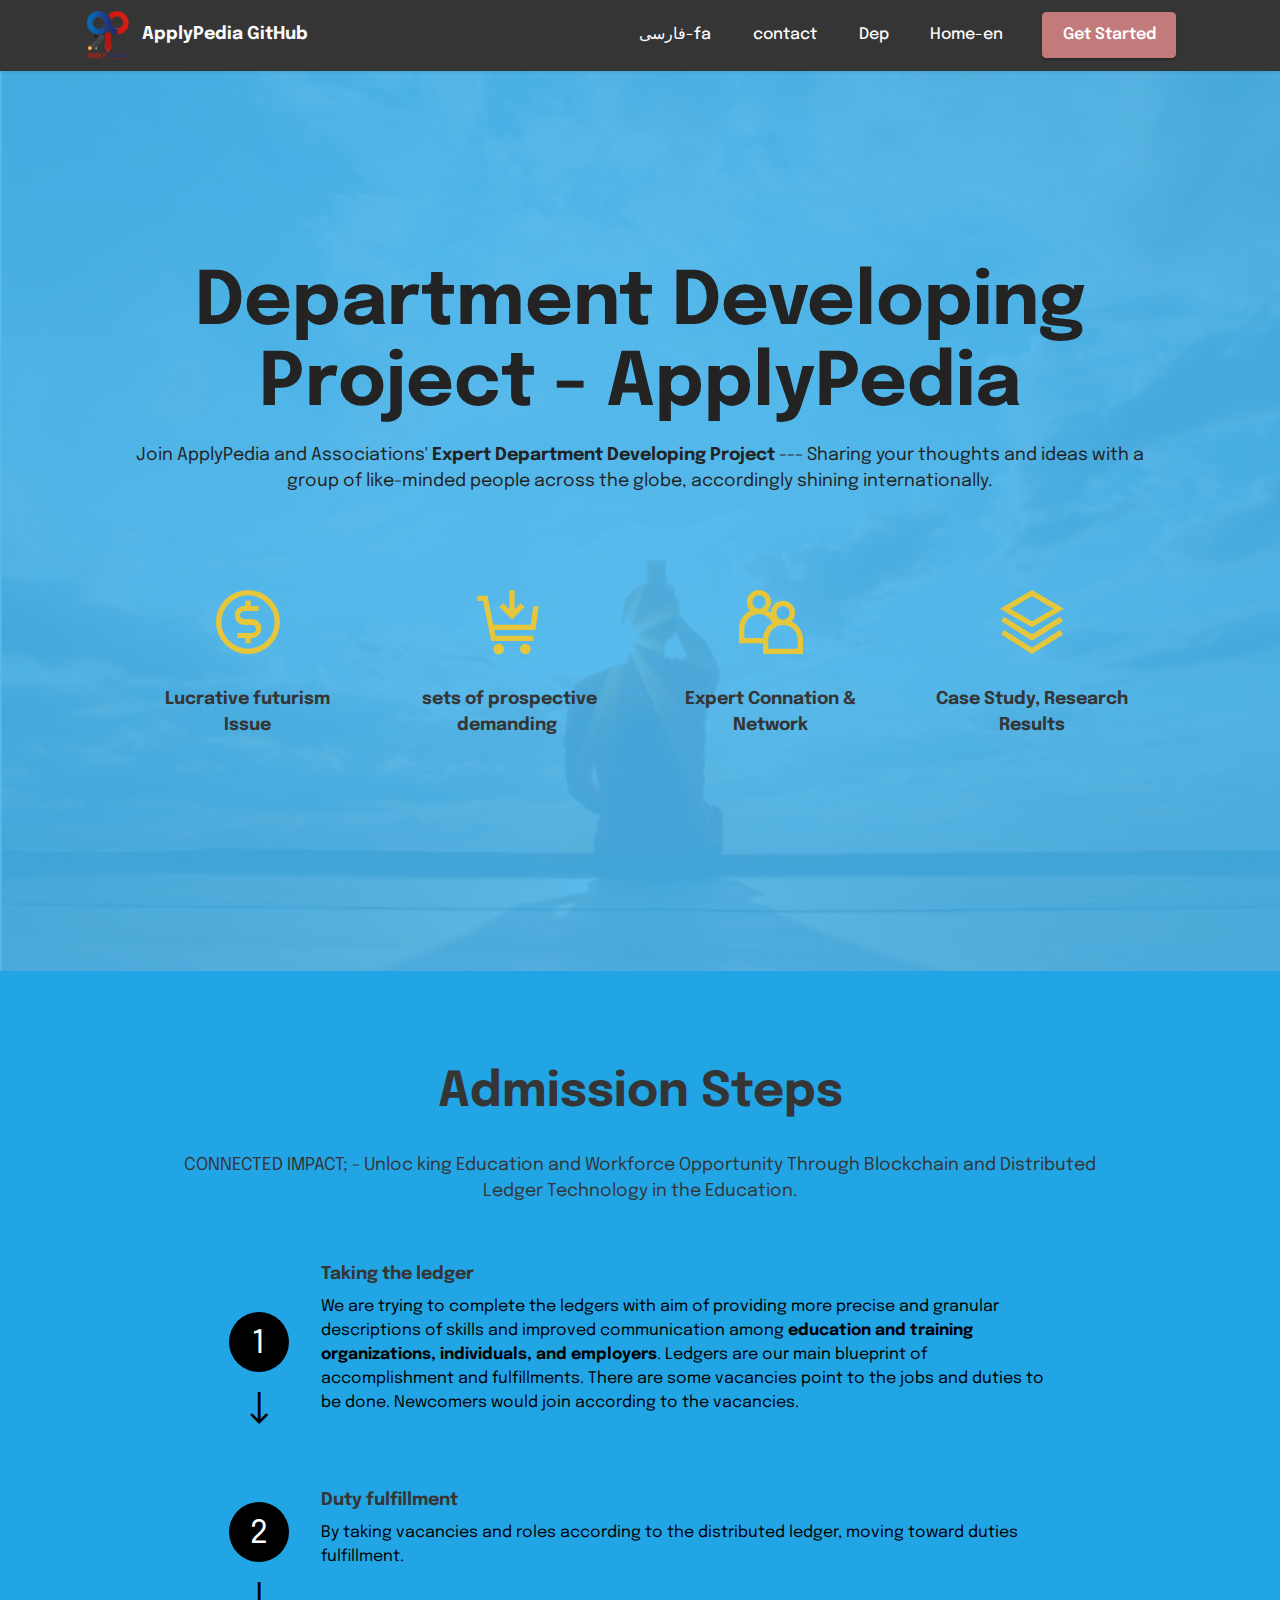
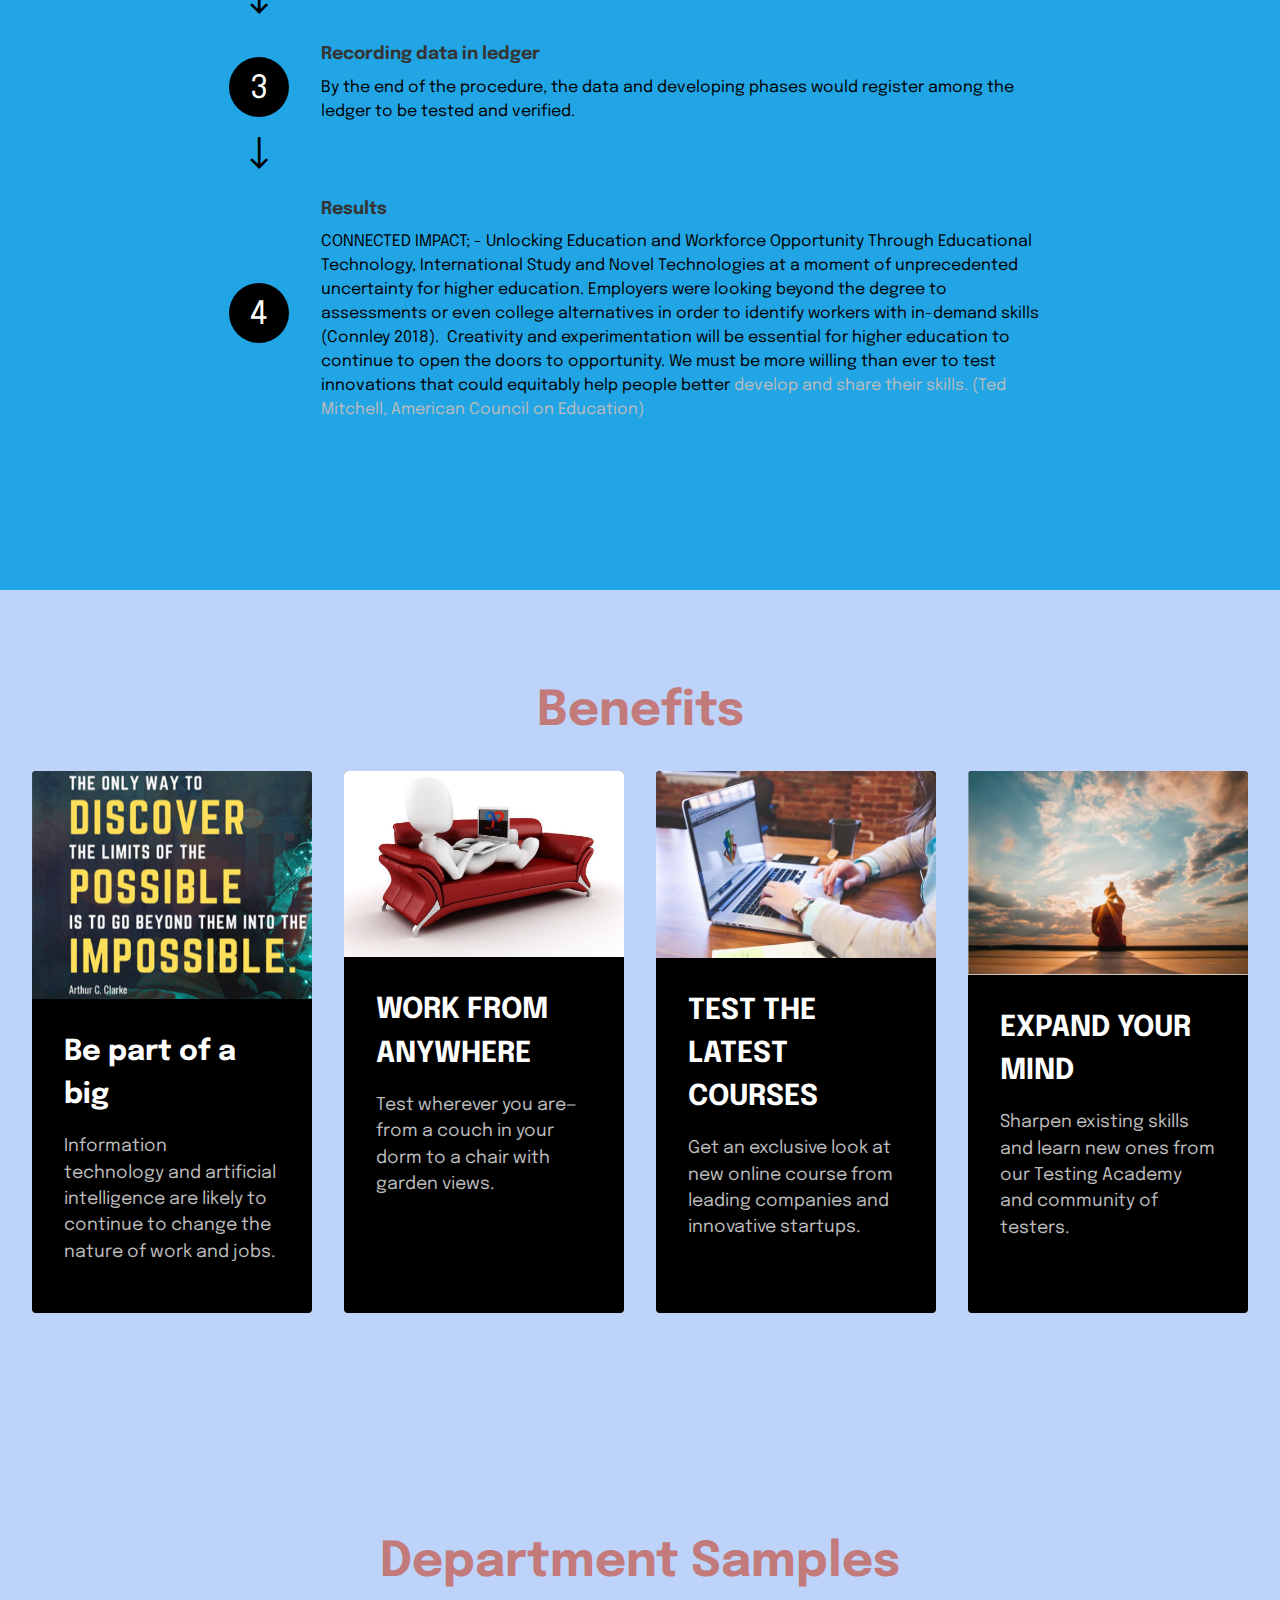
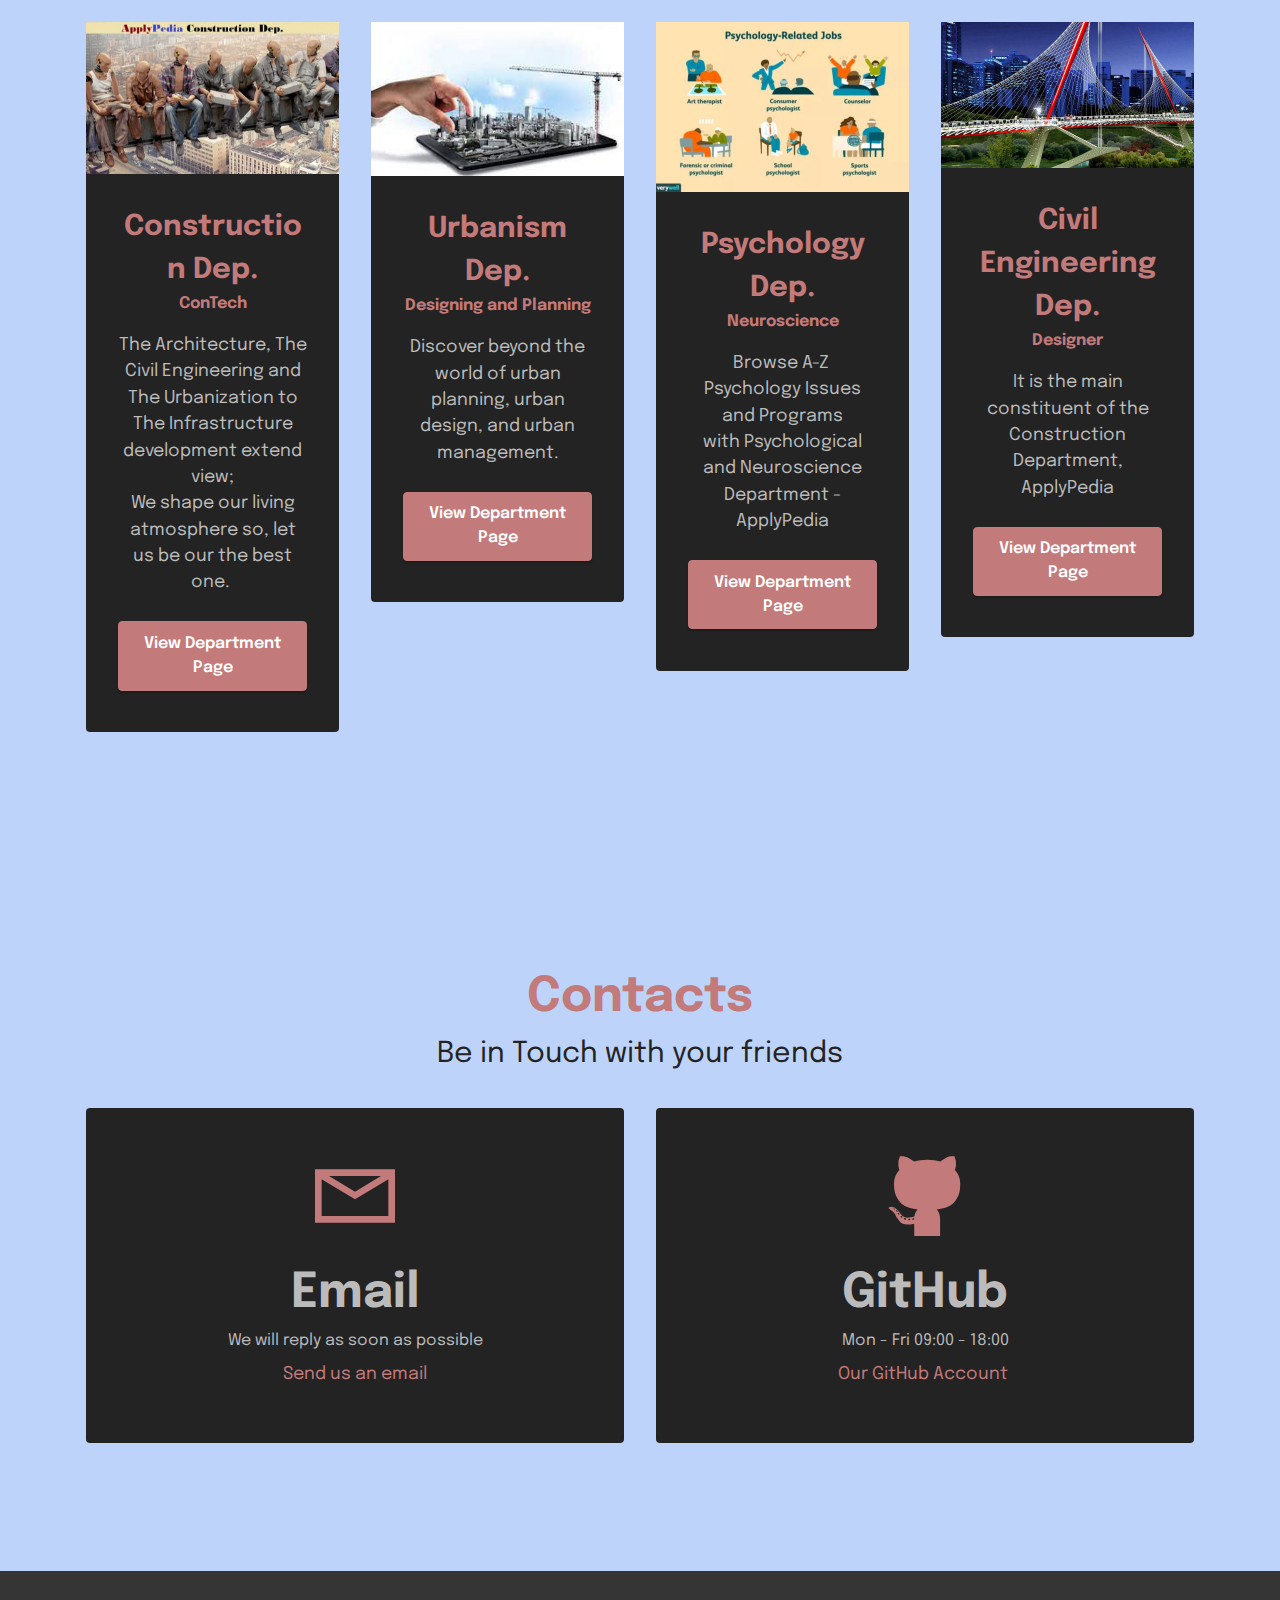
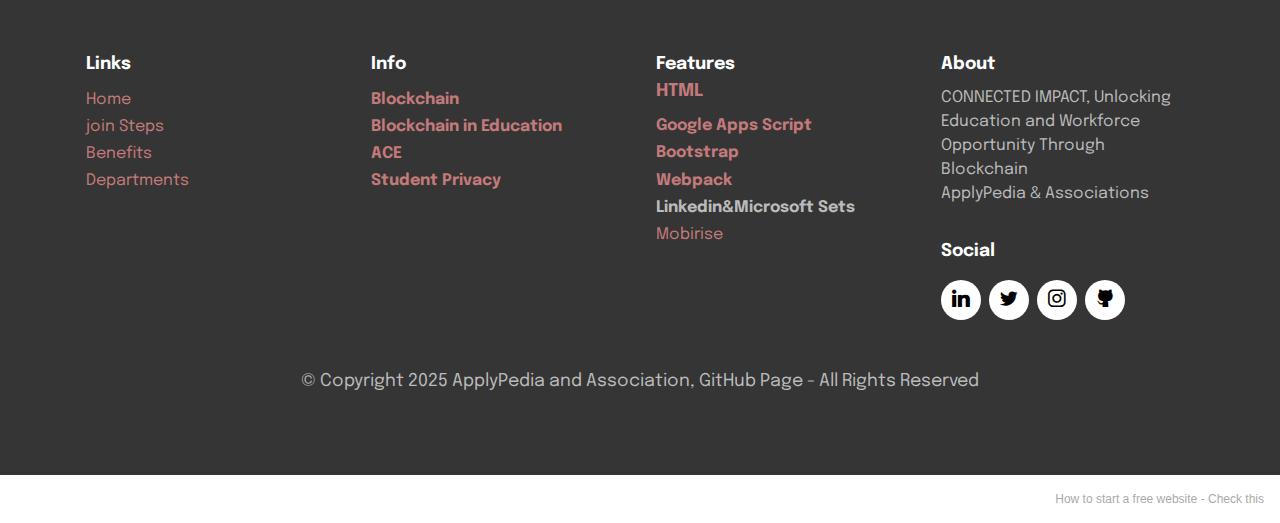
<file: index.html>
<!DOCTYPE html>
<html  >
<head>
  <!-- Site made with Mobirise Website Builder v5.5.8, https://mobirise.com -->
  <meta charset="UTF-8">
  <meta http-equiv="X-UA-Compatible" content="IE=edge">
  <meta name="generator" content="Mobirise v5.5.8, mobirise.com">
  <meta name="viewport" content="width=device-width, initial-scale=1, minimum-scale=1">
  <link rel="shortcut icon" href="assets/images/applypedia-logo-with-bitcoin-diagonalllllll-96x107.png" type="image/x-icon">
  <meta name="description" content="GitHub Page of ApplyPedia
Join ApplyPedia and Associations' Expert Department Developing Project">
  
  
  <title>Home</title>
  <link rel="stylesheet" href="assets/web/assets/mobirise-icons2/mobirise2.css">
  <link rel="stylesheet" href="assets/web/assets/mobirise-icons-bold/mobirise-icons-bold.css">
  <link rel="stylesheet" href="assets/bootstrap/css/bootstrap.min.css">
  <link rel="stylesheet" href="assets/bootstrap/css/bootstrap-grid.min.css">
  <link rel="stylesheet" href="assets/bootstrap/css/bootstrap-reboot.min.css">
  <link rel="stylesheet" href="assets/dropdown/css/style.css">
  <link rel="stylesheet" href="assets/socicon/css/styles.css">
  <link rel="stylesheet" href="assets/theme/css/style.css">
  <link rel="preload" href="https://fonts.googleapis.com/css?family=Epilogue:100,200,300,400,500,600,700,800,900,100i,200i,300i,400i,500i,600i,700i,800i,900i&display=swap" as="style" onload="this.onload=null;this.rel='stylesheet'">
  <noscript><link rel="stylesheet" href="https://fonts.googleapis.com/css?family=Epilogue:100,200,300,400,500,600,700,800,900,100i,200i,300i,400i,500i,600i,700i,800i,900i&display=swap"></noscript>
  <link rel="preload" as="style" href="assets/mobirise/css/mbr-additional.css"><link rel="stylesheet" href="assets/mobirise/css/mbr-additional.css" type="text/css">
  
  
  
  
</head>
<body>

<!-- Analytics -->
<!-- Global site tag (gtag.js) - Google Analytics -->
<script async src="https://www.googletagmanager.com/gtag/js?id=G-5EKBHD3WGL"></script>
<script>
  window.dataLayer = window.dataLayer || [];
  function gtag(){dataLayer.push(arguments);}
  gtag('js', new Date());

  gtag('config', 'G-5EKBHD3WGL');
</script>

<!-- /Analytics -->


  
  <section data-bs-version="5.1" class="menu menu1 cid-thfJzlPedI" once="menu" id="menu1-3">
    

    <nav class="navbar navbar-dropdown navbar-expand-lg">
        <div class="container">
            <div class="navbar-brand">
                <span class="navbar-logo">
                    <a href="https://www.applypedia.com" target="_blank">
                        <img src="assets/images/applypedia-logo-with-bitcoin-diagonalllllll-96x107.png" alt="ApplyPedia" style="height: 3rem;">
                    </a>
                </span>
                <span class="navbar-caption-wrap"><a class="navbar-caption text-white text-primary display-7" href="https://github.com/applypedia/" target="_blank">ApplyPedia GitHub</a></span>
            </div>
            <button class="navbar-toggler" type="button" data-toggle="collapse" data-bs-toggle="collapse" data-target="#navbarSupportedContent" data-bs-target="#navbarSupportedContent" aria-controls="navbarNavAltMarkup" aria-expanded="false" aria-label="Toggle navigation">
                <div class="hamburger">
                    <span></span>
                    <span></span>
                    <span></span>
                    <span></span>
                </div>
            </button>
            <div class="collapse navbar-collapse" id="navbarSupportedContent">
                <ul class="navbar-nav nav-dropdown" data-app-modern-menu="true"><li class="nav-item"><a class="nav-link link text-white text-primary display-4" href="page1.html#top" target="_blank">فارسی-fa</a></li><li class="nav-item"><a class="nav-link link text-white text-primary display-4" href="index.html#contacts1-c">contact</a></li>
                    <li class="nav-item"><a class="nav-link link text-white text-primary display-4" href="index.html#team1-9">Dep</a></li>
                    <li class="nav-item"><a class="nav-link link text-white text-primary display-4" href="index.html#top">Home-en</a>
                    </li></ul>
                
                <div class="navbar-buttons mbr-section-btn"><a class="btn btn-primary display-4" href="https://forms.gle/feR3GGqbJg74BSPn6" target="_blank">Get Started</a></div>
            </div>
        </div>
    </nav>
</section>

<section data-bs-version="5.1" class="header19 cid-sFGzrhlvIh mbr-fullscreen" id="header19-3">

    

    <div class="mbr-overlay" style="opacity: 0.9; background-color: rgb(71, 181, 237);">
    </div>

    <div class="container-fluid">
        <div class="media-container">
            <div class="col-md-12 col-lg-10 m-auto align-center">
                <h1 class="mbr-section-title mbr-white mbr-fonts-style mb-3 display-1"><strong>Department Developing Project - ApplyPedia</strong></h1>
                <p class="mbr-text mbr-white mbr-fonts-style display-7">Join ApplyPedia and Associations'&nbsp;<strong>Expert Department Developing</strong> <strong>Project </strong>--- Sharing your thoughts and ideas with a group of like-minded people across the globe, accordingly shining internationally.</p>
                

                <div class="row pt-5 justify-content-center">
                    <div class="col-12 col-md-6 col-lg-3">
                        <div class="card-wrapper">
                            <div class="card-box align-center">
                                <span class="mbr-iconfont mobi-mbri-cash mobi-mbri" style="color: rgb(230, 198, 59); fill: rgb(230, 198, 59);"></span>
                                <h4 class="card-title align-center mbr-black mbr-fonts-style display-7"><span style="font-size: 17.6px;"><strong>Lucrative</strong></span><strong>&nbsp;futurism Issue</strong></h4>
                            </div>
                        </div>
                    </div>
                    <div class="col-12 col-md-6 col-lg-3">
                        <div class="card-wrapper">
                            <div class="card-box align-center">
                                <span class="mbr-iconfont mobi-mbri-cart-add mobi-mbri" style="color: rgb(230, 198, 59); fill: rgb(230, 198, 59);"></span>
                                <h4 class="card-title align-center mbr-black mbr-fonts-style display-7"><strong>sets of prospective </strong><span style="font-size: 17.6px;"><strong>demanding</strong></span><strong>&nbsp;</strong></h4>
                            </div>
                        </div>
                    </div>
                    <div class="col-12 col-md-6 col-lg-3">
                        <div class="card-wrapper">
                            <div class="card-box align-center">
                                <span class="mbr-iconfont mobi-mbri-users mobi-mbri" style="color: rgb(230, 198, 59); fill: rgb(230, 198, 59);"></span>
                                <h4 class="card-title align-center mbr-black mbr-fonts-style display-7"><strong>Expert </strong><span style="font-size: 17.6px;"><strong>Connation</strong></span><strong>&nbsp;&amp; Network</strong></h4>
                            </div>
                        </div>
                    </div>
                    <div class="col-12 col-md-6 col-lg-3">
                        <div class="card-wrapper">
                            <div class="card-box align-center">
                                <span class="mbr-iconfont mobi-mbri-layers mobi-mbri" style="color: rgb(230, 198, 59); fill: rgb(230, 198, 59);"></span>
                                <h4 class="card-title align-center mbr-black mbr-fonts-style display-7"><strong>Case Study, Research Results</strong></h4>
                            </div>
                        </div>
                    </div>
                </div>
            </div>
        </div>
    </div>
</section>

<section data-bs-version="5.1" class="features19 cid-sFGBbGYuTc" id="features20-4">

    
    
    <div class="container">
        <div class="row justify-content-center">
            <div class="col-md-12 col-lg-10">
                <div class="card-wrapper pb-4">
                    <div class="card-box align-center">
                        <h4 class="card-title mbr-fonts-style mb-4 display-2">
                            <strong>Admission Steps</strong>
                        </h4>
                        <p class="mbr-text mbr-fonts-style mb-4 display-7">CONNECTED IMPACT; - Unloc king Education and Workforce Opportunity Through Blockchain and Distributed Ledger Technology in the Education.</p>
                        
                    </div>
                </div>
            </div>
            <div class="col-12 col-md-9">
                <div class="item mbr-flex">
                    <div class="icon-box">
                        <span class="step-number mbr-fonts-style display-5">1</span>
                    </div>
                    <div class="text-box">
                        <h4 class="icon-title card-title mbr-black mbr-fonts-style display-7"><strong>Taking the ledger</strong></h4>
                        <h5 class="icon-text mbr-black mbr-fonts-style display-4">We are trying to complete the ledgers with aim of providing more precise and granular descriptions of skills and improved communication among <strong>education and training organizations, individuals, and employers</strong>. Ledgers are our main blueprint of accomplishment and fulfillments. There are some vacancies point to the jobs and duties to be done. Newcomers would join according to the vacancies.&nbsp;&nbsp;</h5>
                    </div>
                </div>
                <div class="item mbr-flex">
                    <div class="icon-box">
                        <span class="step-number mbr-fonts-style display-5">2</span>
                    </div>
                    <div class="text-box">
                        <h4 class="icon-title card-title mbr-black mbr-fonts-style display-7"><strong>Duty fulfillment</strong></h4>
                        <h5 class="icon-text mbr-black mbr-fonts-style display-4">By taking vacancies and roles according to the distributed ledger, moving toward duties fulfillment.&nbsp;</h5>
                    </div>
                </div>
                <div class="item mbr-flex">
                    <div class="icon-box">
                        <span class="step-number mbr-fonts-style display-5">3</span>
                    </div>
                    <div class="text-box">
                        <h4 class="icon-title card-title mbr-black mbr-fonts-style display-7"><strong>Recording data in ledger</strong></h4>
                        <h5 class="icon-text mbr-black mbr-fonts-style display-4">By the end of the procedure, the data and developing phases would register among the ledger to be tested and verified.&nbsp;</h5>
                    </div>
                </div>
                <div class="item mbr-flex last">
                    <div class="icon-box">
                        <span class="step-number mbr-fonts-style display-5">4</span>
                    </div>
                    <div class="text-box">
                        <h4 class="icon-title card-title mbr-black mbr-fonts-style display-7"><strong>Results</strong></h4>
                        <h5 class="icon-text mbr-black mbr-fonts-style display-4">CONNECTED IMPACT; - Unlocking Education and Workforce Opportunity Through Educational Technology, International Study and Novel Technologies at a moment of unprecedented uncertainty for higher education. Employers were looking beyond the degree to assessments or even college alternatives in order to identify workers with in-demand skills (Connley 2018).&nbsp; Creativity and experimentation will be essential for higher education to 
<div>continue to open the doors to opportunity. We must be more willing than ever to test innovations that could equitably help people better&nbsp;<span style="color: rgb(187, 187, 187); font-size: 1rem;">develop and share their skills. (Ted Mitchell, American Council on Education)</span></div></h5>
                    </div>
                </div>
                
                
                
                
                
                
            </div>
        </div>
    </div>
</section>

<section data-bs-version="5.1" class="features3 cid-sFGGDvi61Z" id="features3-b">
    
    
    <div class="container-fluid">
        <div class="mbr-section-head">
            <h4 class="mbr-section-title mbr-fonts-style align-center mb-0 display-2">
                <strong>Benefits</strong></h4>
            
        </div>
        <div class="row mt-4">
            <div class="item features-image сol-12 col-md-6 col-lg-3">
                <div class="item-wrapper">
                    <div class="item-img">
                        <img src="assets/images/1-518x501.png" alt="Discover beyond with Department Development Project-ApplyPedia" data-slide-to="0" data-bs-slide-to="0">
                    </div>
                    <div class="item-content">
                        <h5 class="item-title mbr-fonts-style display-5"><strong>Be part of a big</strong></h5>
                        
                        <p class="mbr-text mbr-fonts-style mt-3 display-7">Information 
<br>technology and artificial intelligence are likely to continue to change the nature of work and jobs.<br></p>
                    </div>
                    
                </div>
            </div>
            <div class="item features-image сol-12 col-md-6 col-lg-3">
                <div class="item-wrapper">
                    <div class="item-img">
                        <img src="assets/images/freelancing-applypedia-518x345.jpg" alt="Work anywhere from your comfort place with Department Development Project-ApplyPedia" data-slide-to="1" data-bs-slide-to="1">
                    </div>
                    <div class="item-content">
                        <h5 class="item-title mbr-fonts-style display-5"><strong>WORK FROM ANYWHERE</strong></h5>
                        
                        <p class="mbr-text mbr-fonts-style mt-3 display-7">Test wherever you are—from a couch in your dorm to a chair with garden views.<br></p>
                    </div>
                    
                </div>
            </div>
            <div class="item features-image сol-12 col-md-6 col-lg-3">
                <div class="item-wrapper">
                    <div class="item-img">
                        <img src="assets/images/mbr-1.jpg" alt="Be up-to-date and online courses with Department Development Project-ApplyPedia" data-slide-to="2" data-bs-slide-to="2">
                    </div>
                    <div class="item-content">
                        <h5 class="item-title mbr-fonts-style display-5"><strong>TEST THE LATEST COURSES</strong></h5>
                        
                        <p class="mbr-text mbr-fonts-style mt-3 display-7">Get an exclusive look at new online course from leading companies and innovative startups.<br></p>
                    </div>
                    
                </div>
            </div><div class="item features-image сol-12 col-md-6 col-lg-3">
                <div class="item-wrapper">
                    <div class="item-img">
                        <img src="assets/images/profile-1-600x437.jpg" alt="Expand your mind with Department Development Project-ApplyPedia" data-slide-to="3" data-bs-slide-to="3">
                    </div>
                    <div class="item-content">
                        <h5 class="item-title mbr-fonts-style display-5"><strong>EXPAND YOUR MIND</strong></h5>
                        
                        <p class="mbr-text mbr-fonts-style mt-3 display-7">Sharpen existing skills and learn new ones from our Testing Academy and community of testers.<br></p>
                    </div>
                    
                </div>
            </div>
        </div>
    </div>
</section>

<section data-bs-version="5.1" class="team1 cid-sFGGp6mJeM" id="team1-9">
    

    
    <div class="container">
        <div class="row justify-content-center">
            <div class="col-12">
                <h3 class="mbr-section-title mbr-fonts-style align-center mb-4 display-2"><strong>Department Samples</strong></h3>
                
            </div>
            <div class="col-sm-6 col-lg-3">
                <div class="card-wrap">
                    <div class="image-wrap">
                        <img src="assets/images/construction-dep-applypedia-urbanism-3min-506x303.jpeg" alt="Construction Department, ApplyPedia">
                    </div>
                    <div class="content-wrap">
                        <h5 class="mbr-section-title card-title mbr-fonts-style align-center m-0 display-5">
                            <strong>Construction Dep.</strong></h5>
                        <h6 class="mbr-role mbr-fonts-style align-center mb-3 display-4">
                            <strong>ConTech</strong></h6>
                        <p class="card-text mbr-fonts-style align-center display-7">The Architecture, The Civil Engineering and The Urbanization to The Infrastructure development extend view;
<br>We shape our living atmosphere so, let us be our the best one.&nbsp;</p>
                        
                        <div class="mbr-section-btn card-btn align-center"><a class="btn btn-primary display-4" href="https://www.applypedia.com/dep/construction/" target="_blank">View
                                Department Page</a></div>
                    </div>
                </div>
            </div>

            <div class="col-sm-6 col-lg-3">
                <div class="card-wrap">
                    <div class="image-wrap">
                        <img src="assets/images/civil-engineering-design-course-288x175.jpg" alt="Urban Planning and Urbanism Department, ApplyPedia">
                    </div>
                    <div class="content-wrap">
                        <h5 class="mbr-section-title card-title mbr-fonts-style align-center m-0 display-5">
                            <strong>Urbanism Dep.</strong></h5>
                        <h6 class="mbr-role mbr-fonts-style align-center mb-3 display-4">
                            <strong>Designing and Planning</strong></h6>
                        <p class="card-text mbr-fonts-style align-center display-7">
                            Discover beyond the world of urban planning, urban design, and urban management.
                        </p>
                        
                        <div class="mbr-section-btn card-btn align-center"><a class="btn btn-primary display-4" href="https://www.applypedia.com/dep/construction/urbanism/" target="_blank">View
                                Department Page</a></div>
                    </div>
                </div>
            </div>

            <div class="col-sm-6 col-lg-3">
                <div class="card-wrap">
                    <div class="image-wrap">
                        <img src="assets/images/a-list-of-psychology-careers-that-have-a-strong-projected-employment-outlook-applypedia-506x339.jpeg" alt="Psychology and Neuroscience Department, ApplyPedia">
                    </div>
                    <div class="content-wrap">
                        <h5 class="mbr-section-title card-title mbr-fonts-style align-center m-0 display-5">
                            <strong>Psychology Dep.</strong></h5>
                        <h6 class="mbr-role mbr-fonts-style align-center mb-3 display-4">
                            <strong>Neuroscience</strong></h6>
                        <p class="card-text mbr-fonts-style align-center display-7">
                            Browse A-Z&nbsp; Psychology Issues and Programs with&nbsp;Psychological and Neuroscience Department -ApplyPedia</p>
                        
                        <div class="mbr-section-btn card-btn align-center"><a class="btn btn-primary display-4" href="https://www.applypedia.com/dep/Psychology/" target="_blank">View
                                Department Page</a></div>
                    </div>
                </div>
            </div>

            <div class="col-sm-6 col-lg-3">
                <div class="card-wrap">
                    <div class="image-wrap">
                        <img src="assets/images/civil-engineering-dep-applypedia-506x291.jpg" alt="Civil Engineering Department, ApplyPedia">
                    </div>
                    <div class="content-wrap">
                        <h5 class="mbr-section-title card-title mbr-fonts-style align-center m-0 display-5"><strong>Civil Engineering Dep.</strong></h5>
                        <h6 class="mbr-role mbr-fonts-style align-center mb-3 display-4">
                            <strong>Designer</strong>
                        </h6>
                        <p class="card-text mbr-fonts-style align-center display-7">
                            It is the main constituent of the Construction Department, ApplyPedia
                        </p>
                        
                        <div class="mbr-section-btn card-btn align-center"><a class="btn btn-primary display-4" href="https://www.applypedia.com/dep/construction/civeng/" target="_blank">View
                                Department Page</a></div>
                    </div>
                </div>
            </div>
        </div>
    </div>
</section>

<section data-bs-version="5.1" class="contacts1 cid-sFGJrLtt3K" id="contacts1-c">

    

    
    <div class="container">
        <div class="mbr-section-head">
            <h3 class="mbr-section-title mbr-fonts-style align-center mb-0 display-2">
                <strong>Contacts</strong>
            </h3>
            <h4 class="mbr-section-subtitle mbr-fonts-style align-center mb-0 mt-2 display-5">Be in Touch with your friends</h4>
        </div>
        <div class="row justify-content-center mt-4">
            <div class="card col-12 col-lg-6">
                <div class="card-wrapper">
                    <div class="card-box align-center">
                        <div class="image-wrapper">
                            <span class="mbr-iconfont mobi-mbri-letter mobi-mbri"></span>
                        </div>
                        <h4 class="card-title mbr-fonts-style mb-2 display-2">
                            <strong>Email</strong>
                        </h4>
                        <p class="mbr-text mbr-fonts-style mb-2 display-4">
                            We will reply as soon as possible</p>
                        <h5 class="link mbr-fonts-style display-7"><a href="mailto:info@applypedia.ir" class="text-primary">Send us an
                                email</a>
                        </h5>
                    </div>
                </div>
            </div>
            <div class="card col-12 col-lg-6">
                <div class="card-wrapper">
                    <div class="card-box align-center">
                        <div class="image-wrapper">
                            <span class="mbr-iconfont socicon-github socicon"></span>
                        </div>
                        <h4 class="card-title mbr-fonts-style align-center mb-2 display-2"><strong>GitHub</strong></h4>
                        <p class="mbr-text mbr-fonts-style mb-2 display-4">
                            Mon - Fri 09:00 - 18:00</p>
                        <h5 class="link mbr-black mbr-fonts-style display-7"><strong><a href="https://github.com/applypedia/" class="text-primary" target="_blank">Our GitHub Account&nbsp;</a></strong></h5>
                    </div>
                </div>
            </div>
        </div>
    </div>
</section>

<section data-bs-version="5.1" class="footer1 cid-sFGDg6hy8z" once="footers" id="footer1-7">

    
    
    <div class="container">
        <div class="row mbr-white">
            <div class="col-12 col-md-6 col-lg-3">
                <h5 class="mbr-section-subtitle mbr-fonts-style mb-2 display-7">
                    <strong>Links</strong></h5>
                <ul class="list mbr-fonts-style display-4">
                    <li class="mbr-text item-wrap"><a href="index.html" class="text-primary">Home</a></li><li class="mbr-text item-wrap"><span style="font-size: 1rem;"><a href="index.html#features20-4" class="text-primary">join Steps</a></span></li><li class="mbr-text item-wrap"><span style="font-size: 1rem;"><a href="index.html#features3-b" class="text-primary">Benefits</a></span><br></li><li class="mbr-text item-wrap"><a href="index.html#team1-9" class="text-primary">Departments</a></li>
                </ul>
            </div>
            <div class="col-12 col-md-6 col-lg-3">
                <h5 class="mbr-section-subtitle mbr-fonts-style mb-2 display-7">
                    <strong>Info</strong></h5>
                <ul class="list mbr-fonts-style display-4">

                    <li class="mbr-text item-wrap"><a href="https://www.ibm.com/topics/what-is-blockchain" class="text-primary" target="_blank"><strong>Blockchain</strong></a></li><li class="mbr-text item-wrap"><a href="https://tech.ed.gov/blockchain/" class="text-primary" target="_blank"><strong>Blockchain in Education</strong></a></li><li class="mbr-text item-wrap"><a href="https://www.acenet.edu/Pages/default.aspx" class="text-primary" target="_blank"><strong>ACE</strong></a></li><li class="mbr-text item-wrap"><a href="https://studentprivacy.ed.gov/" class="text-primary" target="_blank"><strong>Student Privacy</strong></a></li><li class="mbr-text item-wrap"><a href="https://studentprivacy.ed.gov/" class="text-primary" target="_blank"><strong><br></strong></a></li>
                </ul>
            </div>
            <div class="col-12 col-md-6 col-lg-3">
                <h5 class="mbr-section-subtitle mbr-fonts-style mb-2 display-7">
                    <strong>Features</strong><br><a href="https://www.w3schools.com/html/" class="text-primary" target="_blank"><strong>HTML</strong></a></h5>
                <ul class="list mbr-fonts-style display-4">
                    <li class="mbr-text item-wrap"><a href="https://developers.google.com/apps-script" class="text-primary" target="_blank"><strong>Google Apps Script</strong></a></li><li class="mbr-text item-wrap"><a href="https://getbootstrap.com/" class="text-primary" target="_blank"><strong>Bootstrap</strong></a></li><li class="mbr-text item-wrap"><a href="https://webpack.js.org/" class="text-primary" target="_blank"><strong>Webpack</strong></a></li><li class="mbr-text item-wrap"><strong>Linkedin&amp;Microsoft Sets</strong></li><li class="mbr-text item-wrap"><a href="https://mobirise.com/" class="text-primary" target="_blank">Mobirise</a></li>
                </ul>
            </div>
            <div class="col-12 col-md-6 col-lg-3">
                <h5 class="mbr-section-subtitle mbr-fonts-style mb-2 display-7">
                    <strong>About</strong>
                </h5>
                <p class="mbr-text mbr-fonts-style mb-4 display-4">CONNECTED IMPACT, Unlocking Education and Workforce Opportunity Through Blockchain<br>ApplyPedia &amp; Associations</p>
                <h5 class="mbr-section-subtitle mbr-fonts-style mb-3 display-7">
                    <strong>Social</strong>
                </h5>
                <div class="social-row display-7">
                    <div class="soc-item">
                        <a href="https://www.linkedin.com/company/applypedia/?viewAsMember=true" target="_blank">
                            <span class="mbr-iconfont socicon-linkedin socicon"></span>
                        </a>
                    </div>
                    <div class="soc-item">
                        <a href="https://twitter.com/applypedia" target="_blank">
                            <span class="mbr-iconfont socicon-twitter socicon"></span>
                        </a>
                    </div>
                    <div class="soc-item">
                        <a href="https://twitter.com/applypedia" target="_blank">
                            <span class="mbr-iconfont socicon-instagram socicon"></span>
                        </a>
                    </div>
                    <div class="soc-item">
                        <a href="https://github.com/applypedia/" target="_blank">
                            <span class="mbr-iconfont socicon-github socicon"></span>
                        </a>
                    </div>
                </div>
            </div>
            <div class="col-12 mt-4">
                <p class="mbr-text mb-0 mbr-fonts-style copyright align-center display-7">
                    © Copyright 2025 ApplyPedia and Association, GitHub Page - All Rights Reserved
                </p>
            </div>
        </div>
    </div>
</section><section style="background-color: #fff; font-family: -apple-system, BlinkMacSystemFont, 'Segoe UI', 'Roboto', 'Helvetica Neue', Arial, sans-serif; color:#aaa; font-size:12px; padding: 0; align-items: center; display: flex;"><a href="https://mobirise.site/c" style="flex: 1 1; height: 3rem; padding-left: 1rem;"></a><p style="flex: 0 0 auto; margin:0; padding-right:1rem;">How to start a free website - <a href="https://mobirise.site/x" style="color:#aaa;">Check this</a></p></section><script src="assets/bootstrap/js/bootstrap.bundle.min.js"></script>  <script src="assets/smoothscroll/smooth-scroll.js"></script>  <script src="assets/ytplayer/index.js"></script>  <script src="assets/vimeoplayer/player.js"></script>  <script src="assets/dropdown/js/navbar-dropdown.js"></script>  <script src="assets/theme/js/script.js"></script>  
  
  
</body>
</html>
</file>
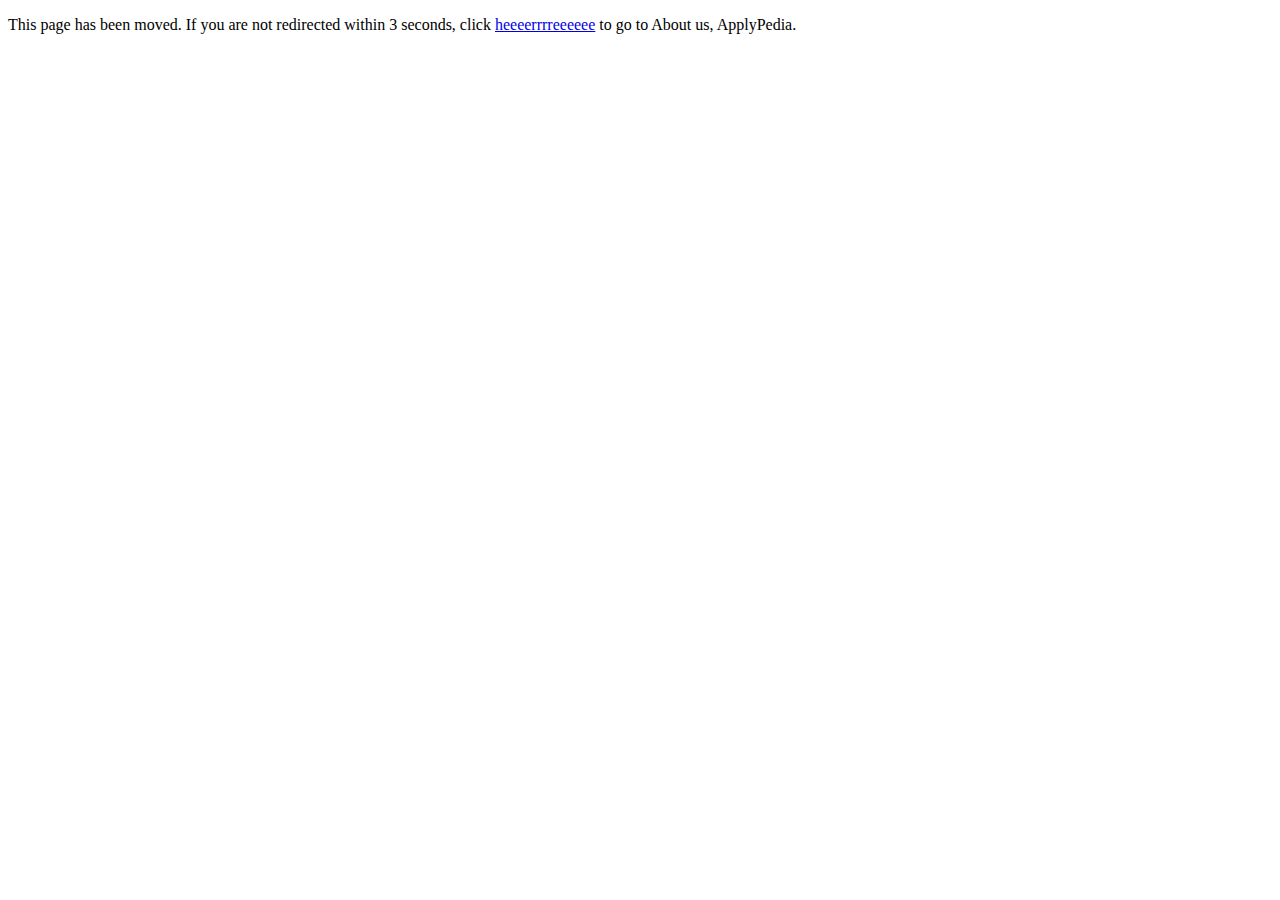
<file: about-us-en.html>
<!DOCTYPE html>
<html>
    <head>
        <title>ApplyPedia GitHub Old Page</title>
     <meta charset="UTF-8" />
     <meta http-equiv="refresh" content="3; URL=https://www.applypedia.com/about-us-en.html" />
   </head>
   <body>
     <p>This page has been moved. If you are not redirected within 3 seconds, click <a href="https://www.applypedia.com/about-us-en.html/">heeeerrrreeeeee</a> to go to About us, ApplyPedia.</p>
   </body>
</html>
</file>
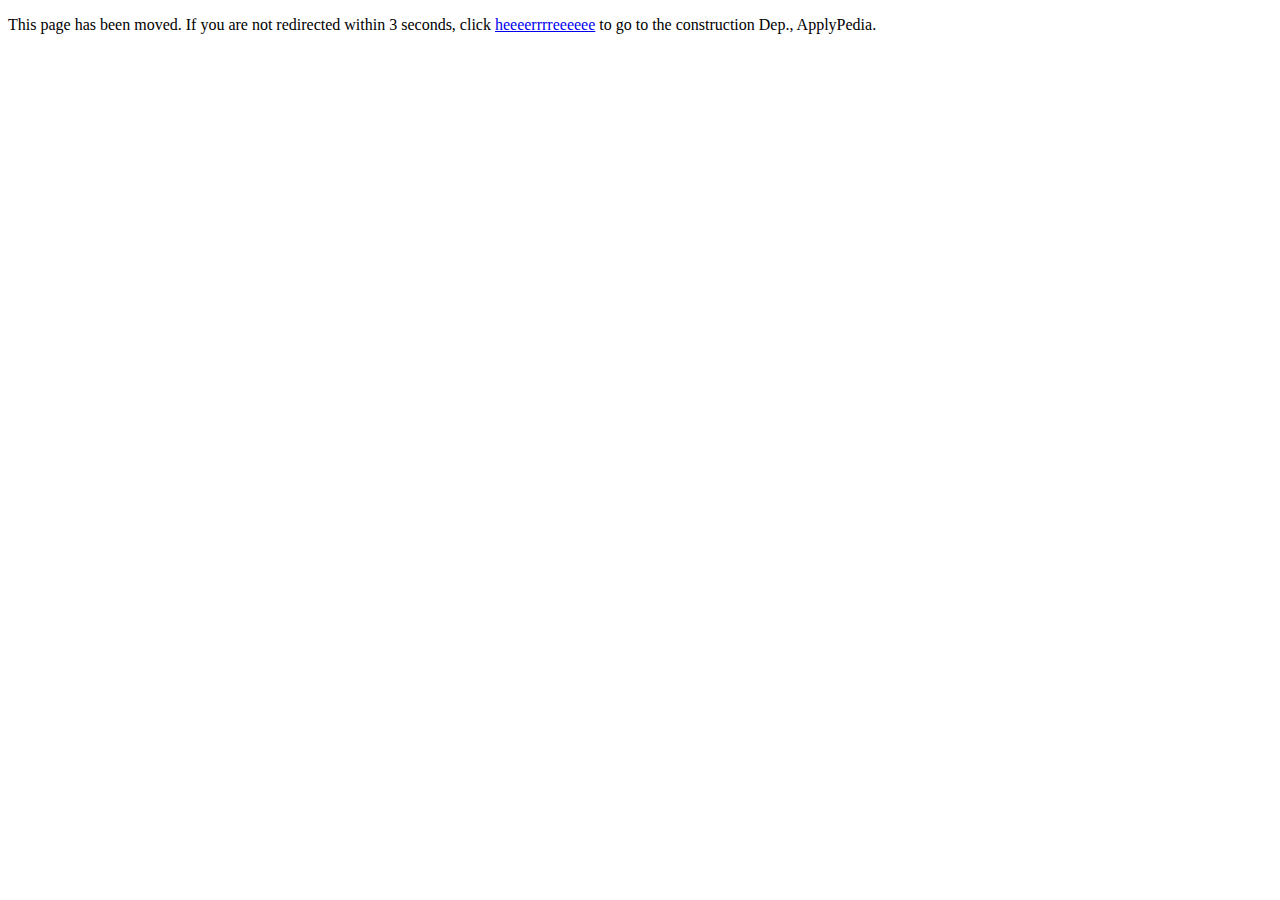
<file: Civeng.html>
<!DOCTYPE html>
<html>
    <head>
        <title>ApplyPedia GitHub Old Page</title>
     <meta charset="UTF-8" />
     <meta http-equiv="refresh" content="3; URL=https://www.applypedia.com/dep/construction/civeng/" />
   </head>
   <body>
     <p>This page has been moved. If you are not redirected within 3 seconds, click <a href="https://www.applypedia.com/dep/construction/civeng/">heeeerrrreeeeee</a> to go to the construction Dep., ApplyPedia.</p>
   </body>
</html>
</file>
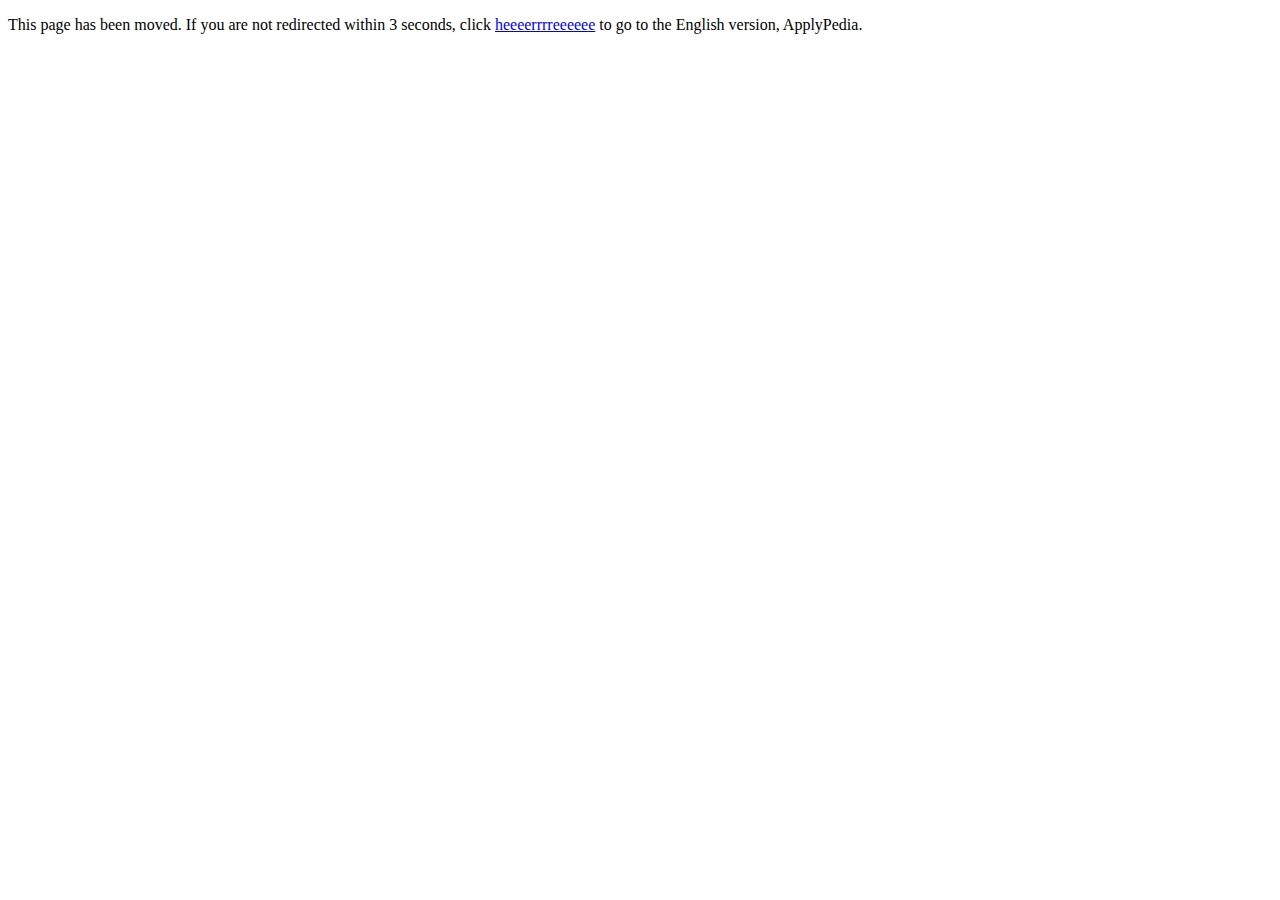
<file: eng.html>
<!DOCTYPE html>
<html>
    <head>
        <title>ApplyPedia GitHub Old Page</title>
     <meta charset="UTF-8" />
     <meta http-equiv="refresh" content="3; URL=https://www.applypedia.com/" />
   </head>
   <body>
     <p>This page has been moved. If you are not redirected within 3 seconds, click <a href="https://www.applypedia.com/">heeeerrrreeeeee</a> to go to the English version, ApplyPedia.</p>
   </body>
</html>
</file>
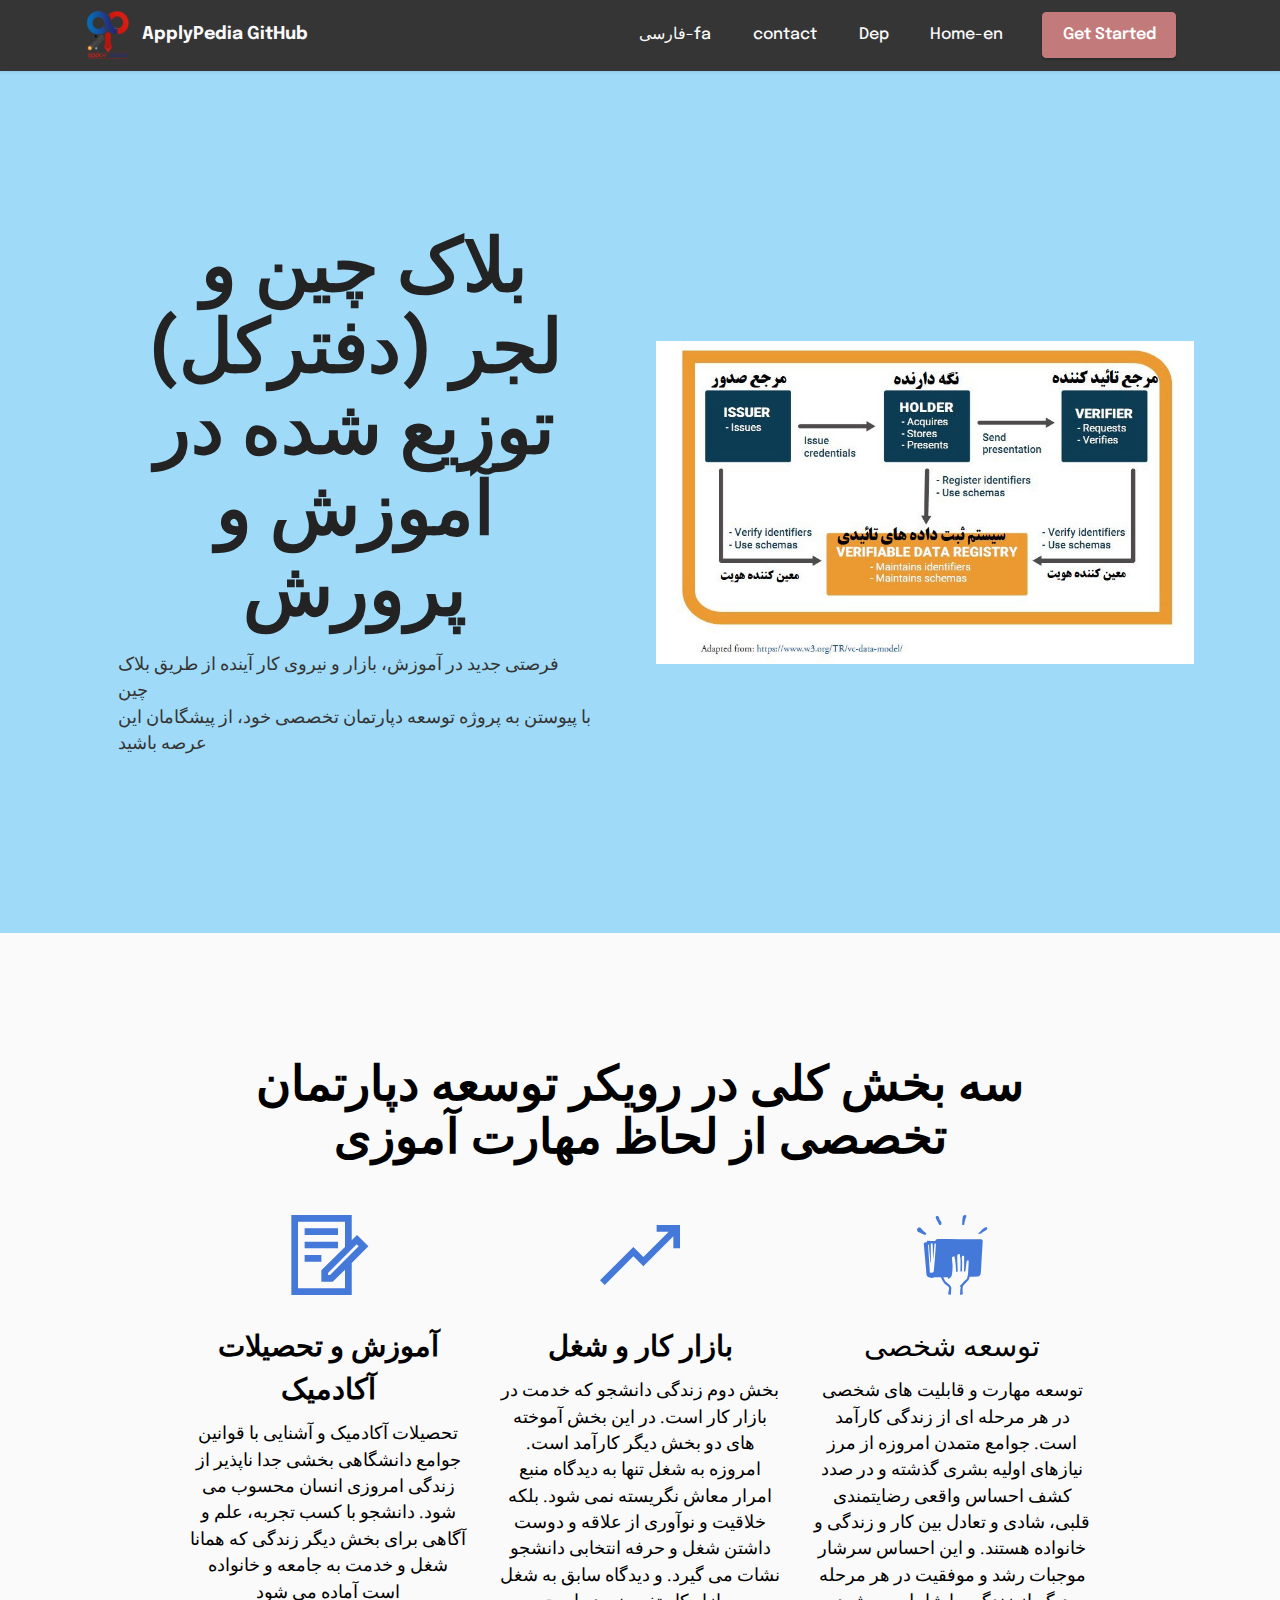
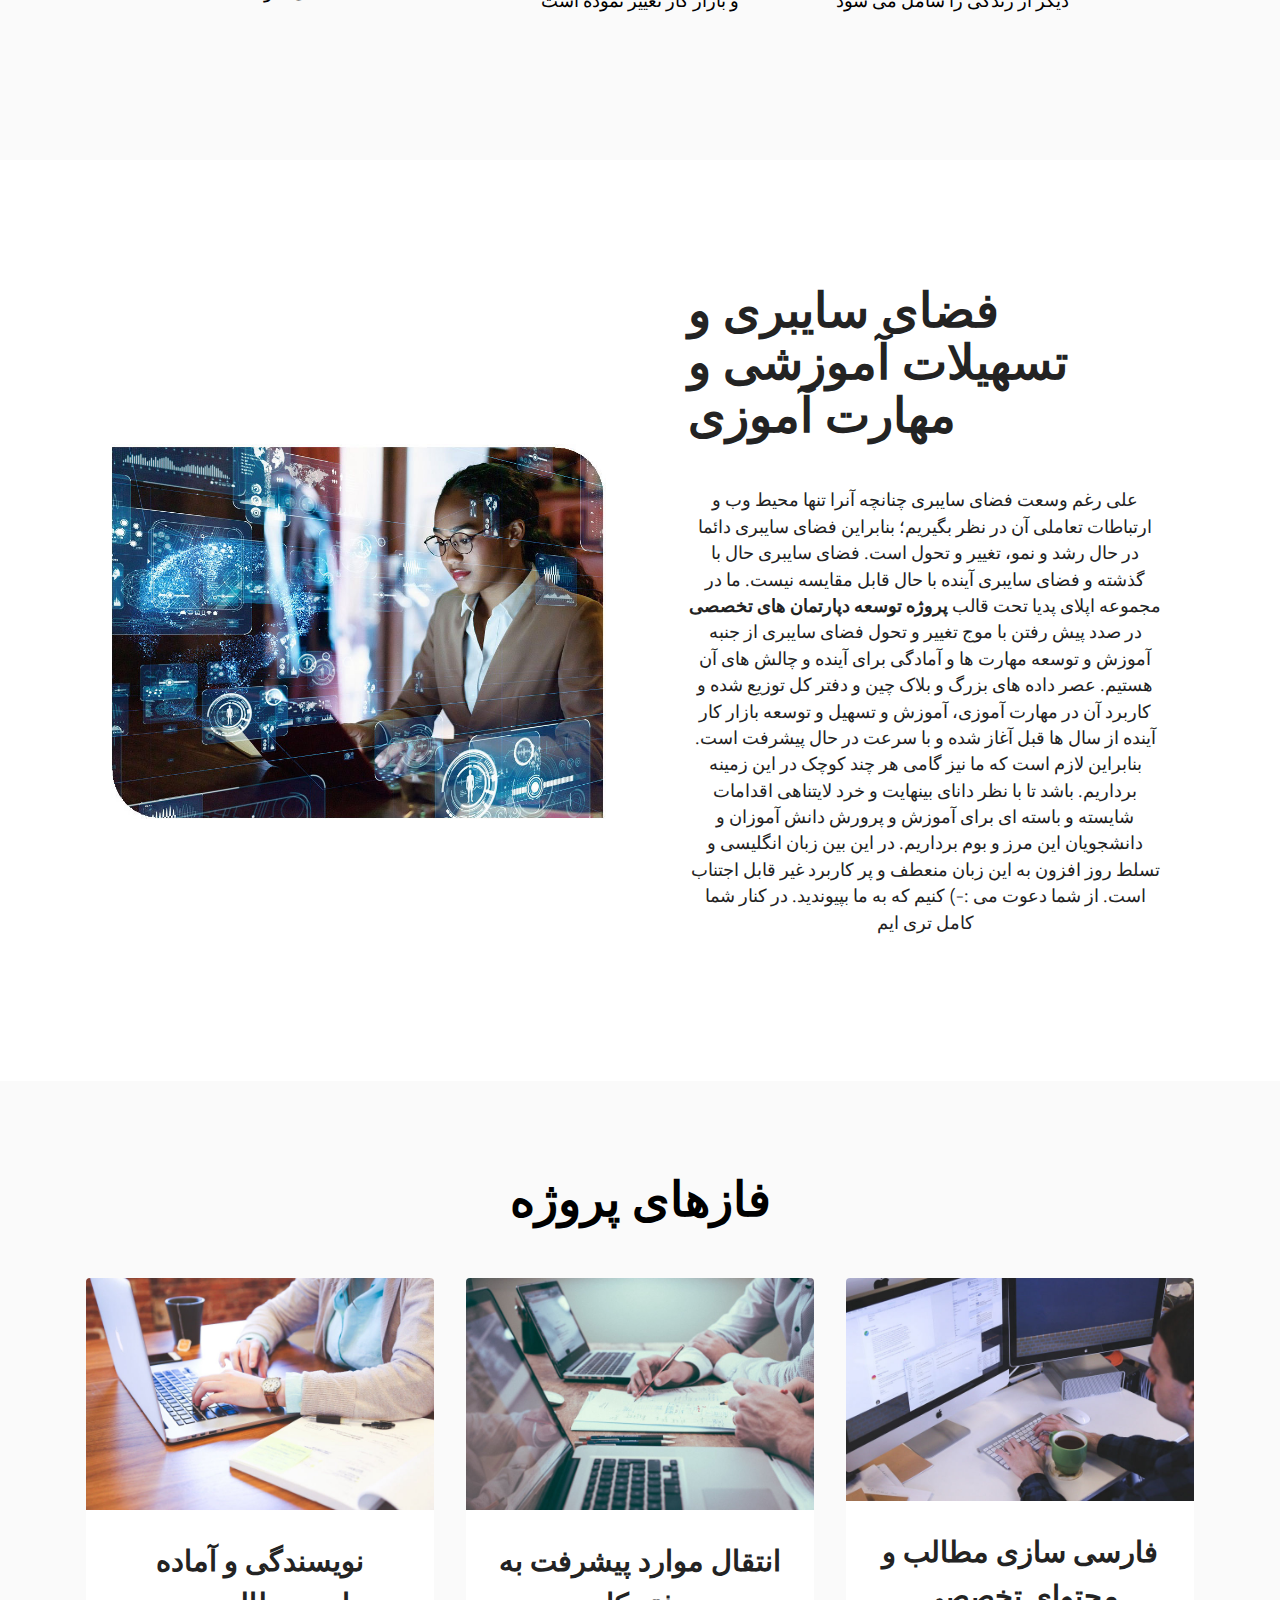
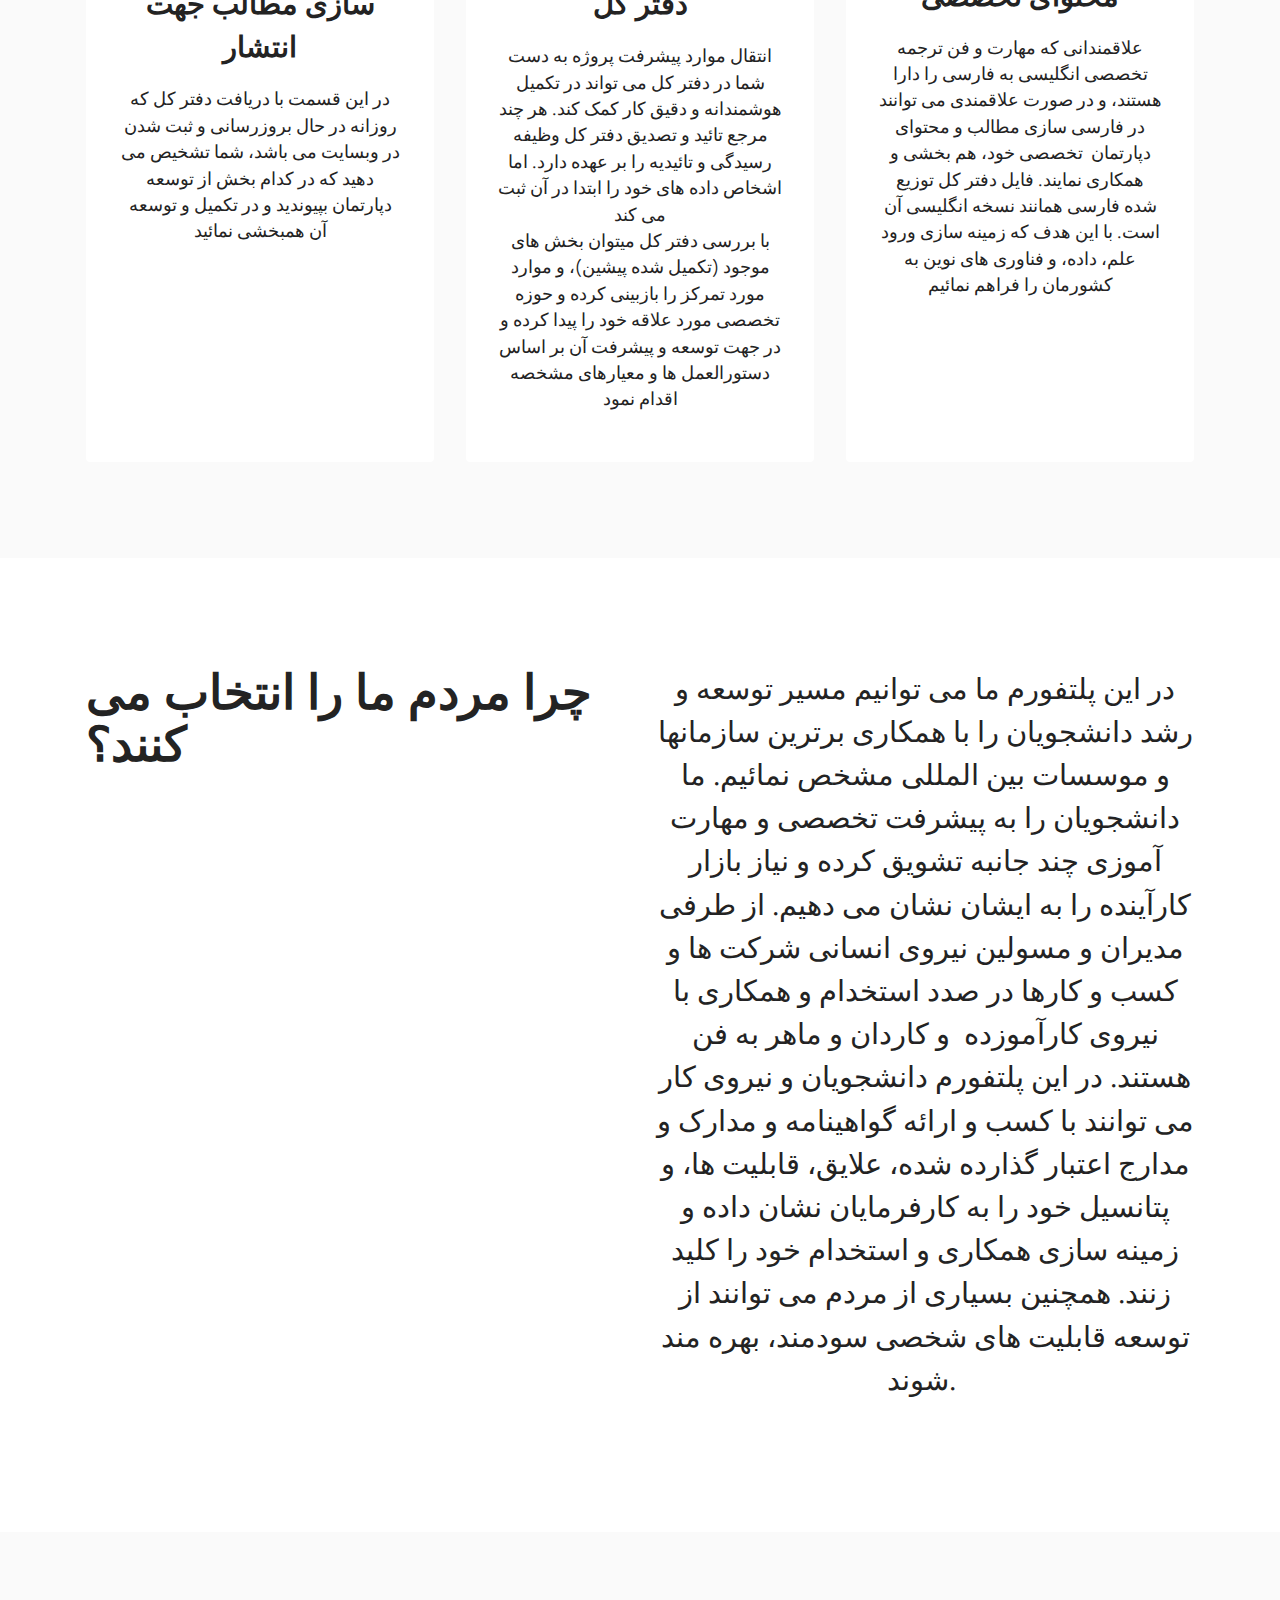
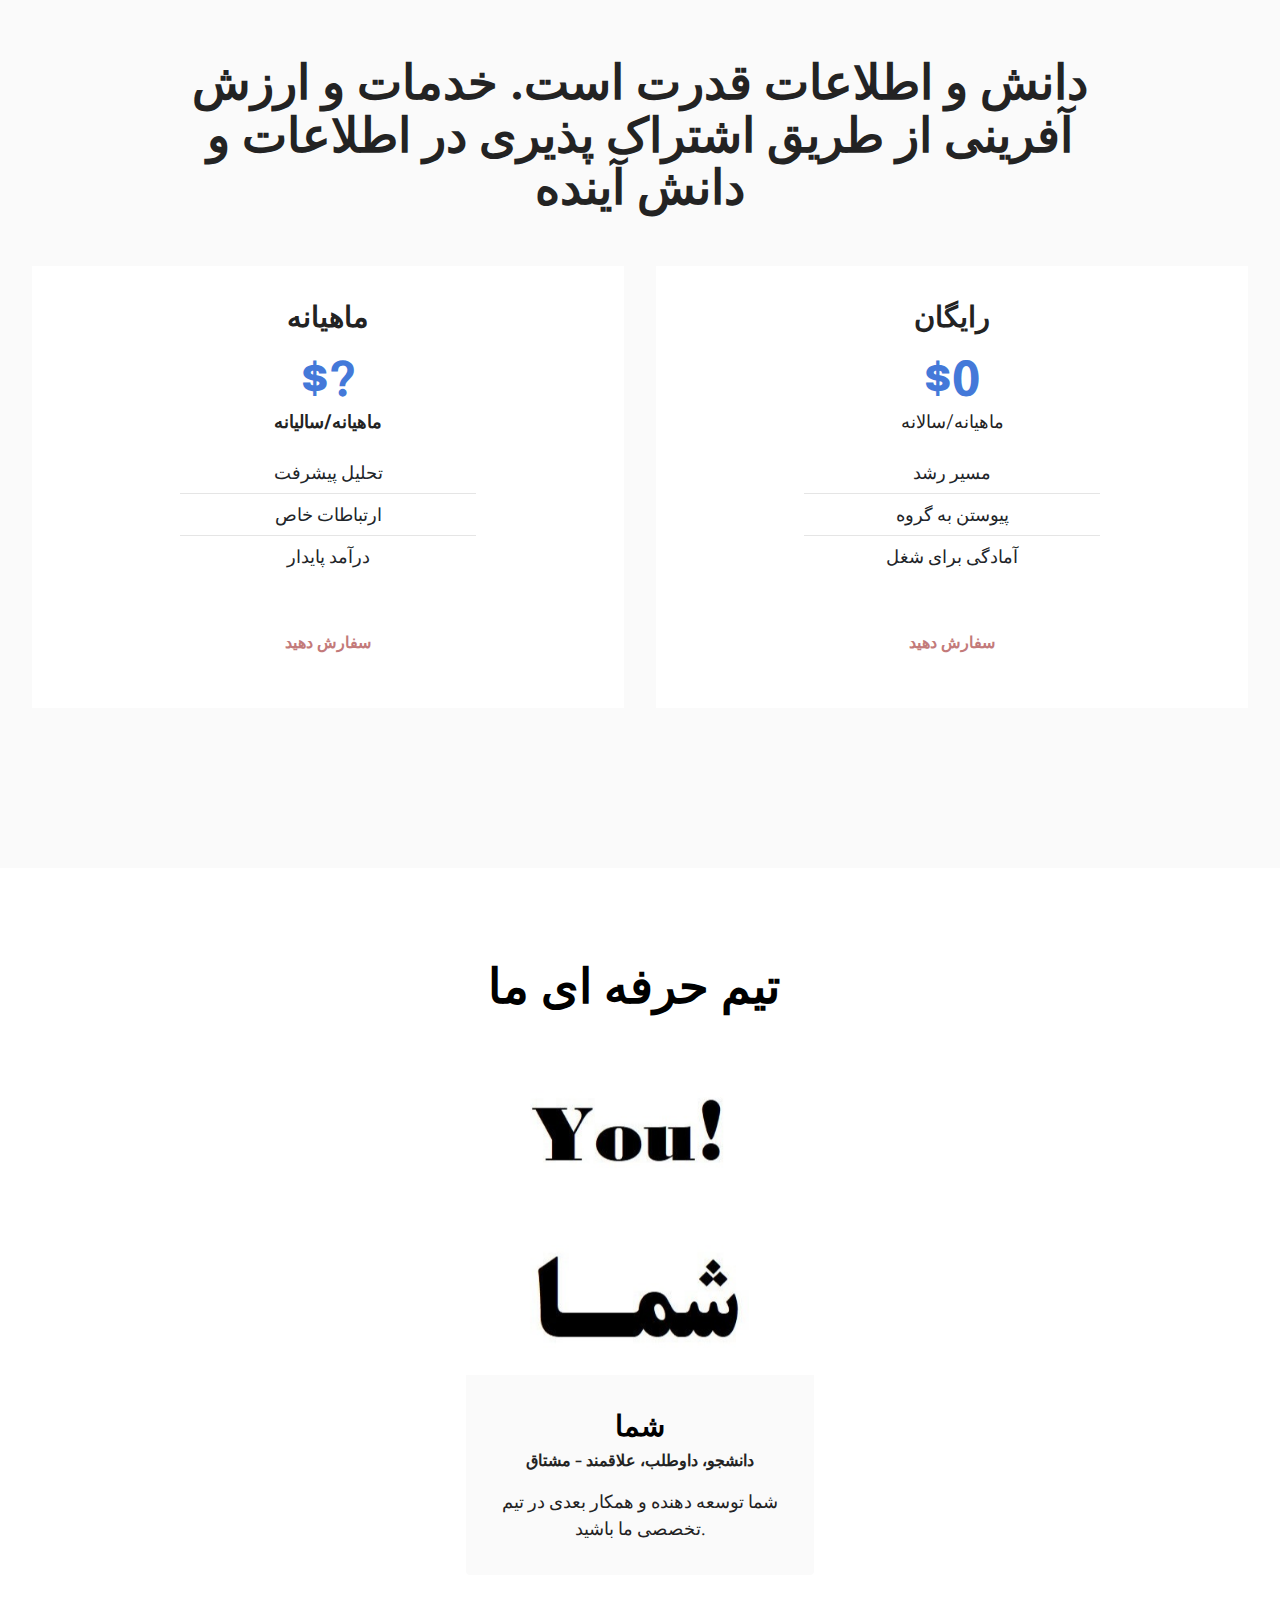
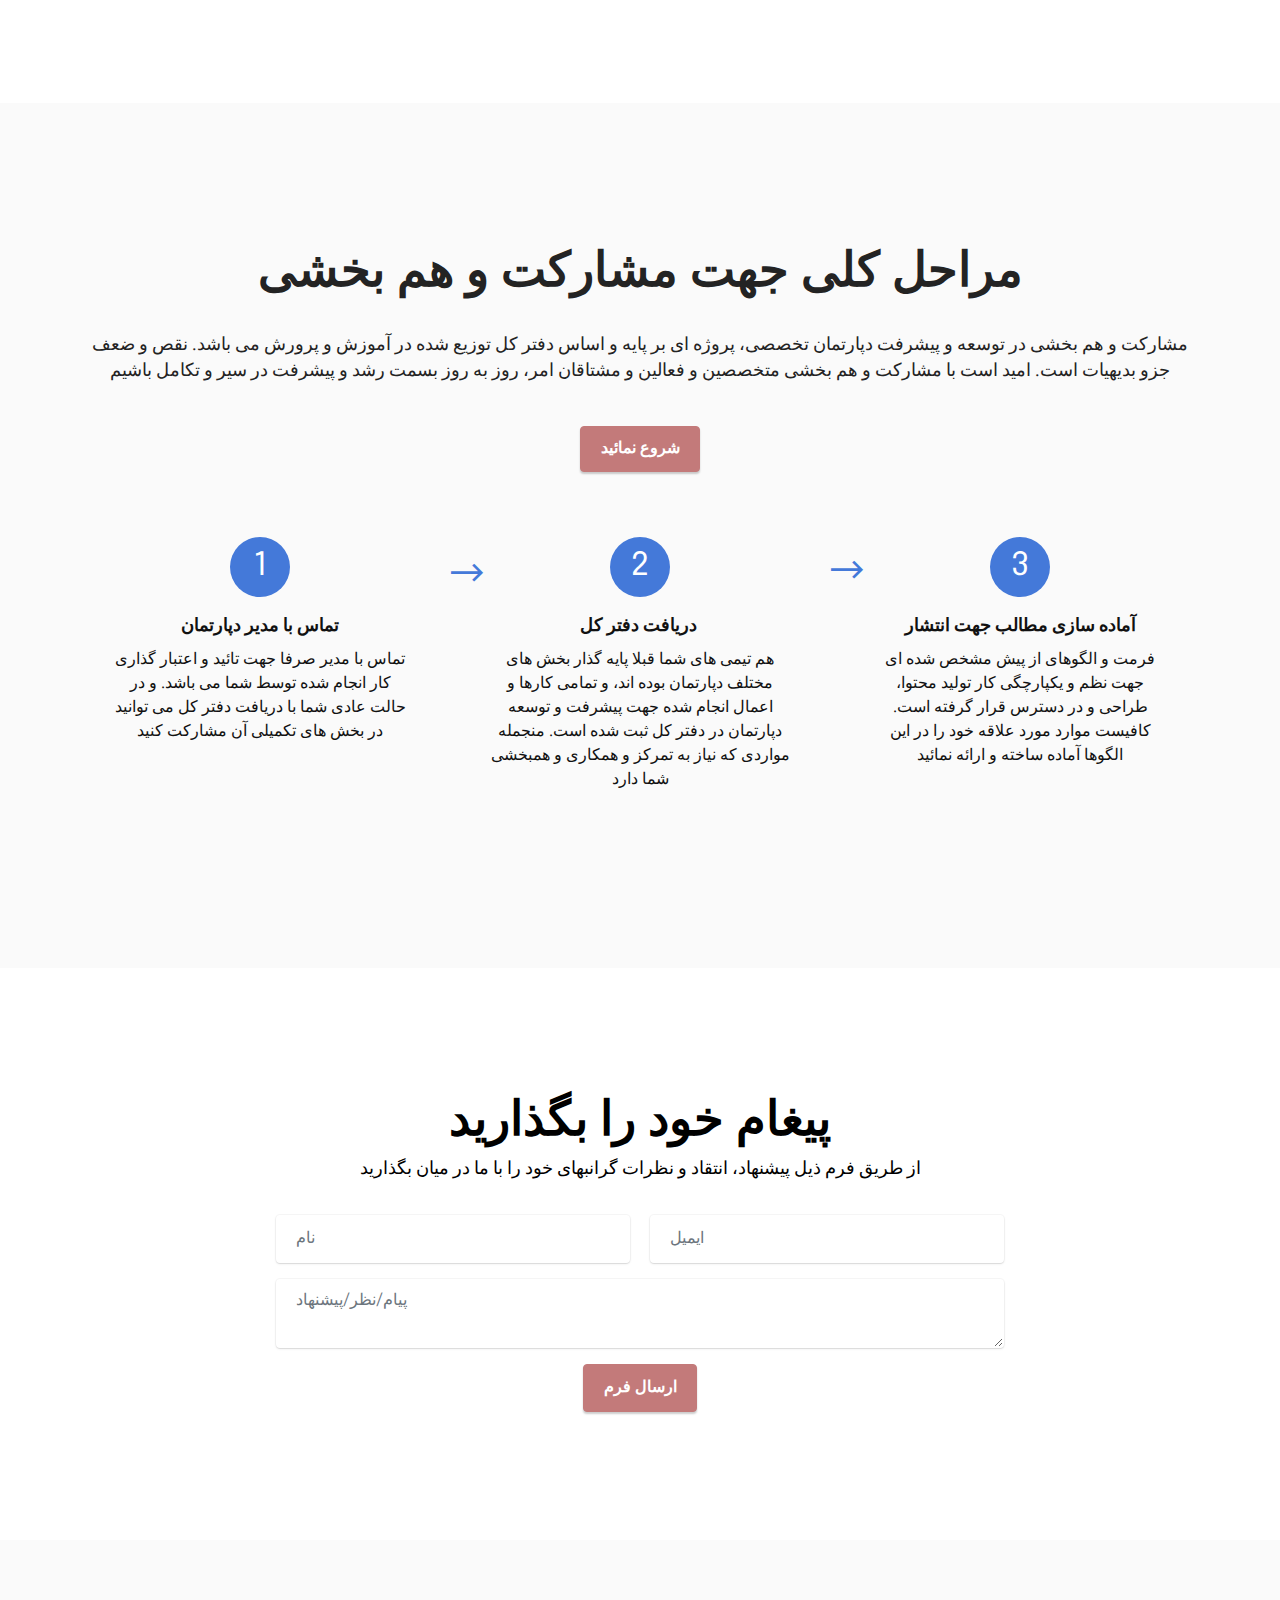
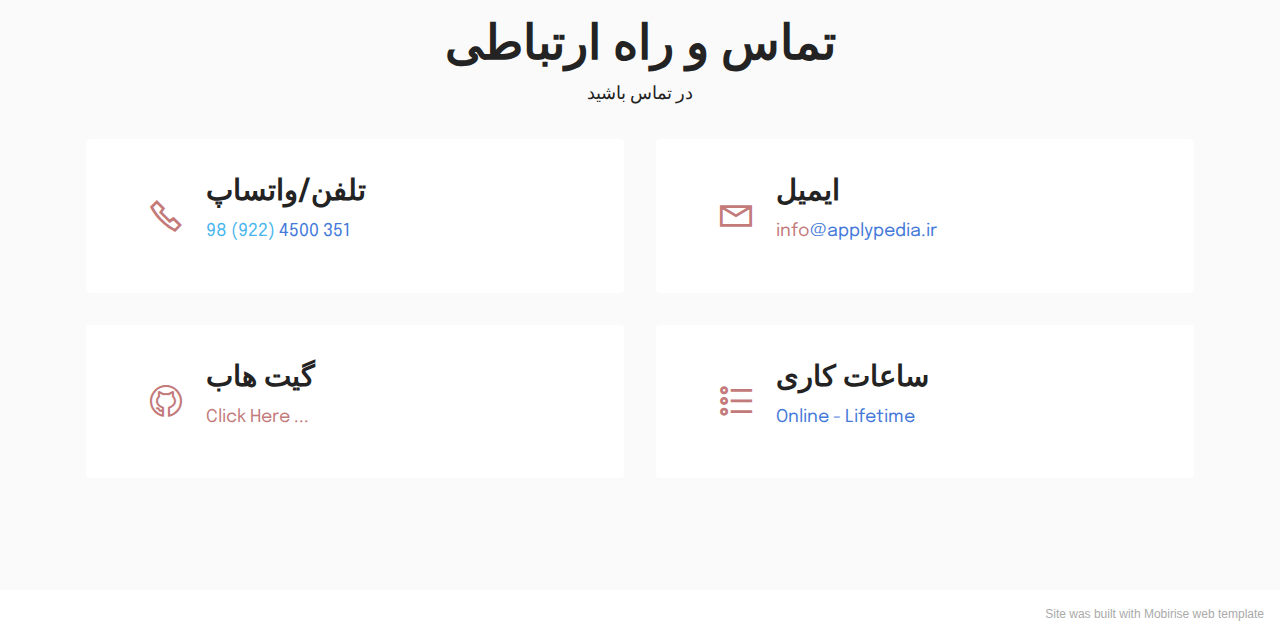
<file: farsi.html>
<!DOCTYPE html>
<html  >
<head>
  <!-- Site made with Mobirise Website Builder v5.5.8, https://mobirise.com -->
  <meta charset="UTF-8">
  <meta http-equiv="X-UA-Compatible" content="IE=edge">
  <meta name="generator" content="Mobirise v5.5.8, mobirise.com">
  <meta name="viewport" content="width=device-width, initial-scale=1, minimum-scale=1">
  <link rel="shortcut icon" href="assets/images/applypedia-logo-with-bitcoin-diagonalllllll-96x107.png" type="image/x-icon">
  <meta name="description" content="صفحه فارسی زبان گیت هاب اپلای پدیا
انتشار اخبار و اطلاعات مرتبط با پروژه توسعه دپارتمان های تخصصی - اپلای پدیا ">
  
  
  <title>fa</title>
  <link rel="stylesheet" href="assets/web/assets/mobirise-icons2/mobirise2.css">
  <link rel="stylesheet" href="assets/web/assets/mobirise-icons-bold/mobirise-icons-bold.css">
  <link rel="stylesheet" href="assets/bootstrap/css/bootstrap.min.css">
  <link rel="stylesheet" href="assets/bootstrap/css/bootstrap-grid.min.css">
  <link rel="stylesheet" href="assets/bootstrap/css/bootstrap-reboot.min.css">
  <link rel="stylesheet" href="assets/dropdown/css/style.css">
  <link rel="stylesheet" href="assets/socicon/css/styles.css">
  <link rel="stylesheet" href="assets/theme/css/style.css">
  <link rel="preload" href="https://fonts.googleapis.com/css?family=Epilogue:100,200,300,400,500,600,700,800,900,100i,200i,300i,400i,500i,600i,700i,800i,900i&display=swap" as="style" onload="this.onload=null;this.rel='stylesheet'">
  <noscript><link rel="stylesheet" href="https://fonts.googleapis.com/css?family=Epilogue:100,200,300,400,500,600,700,800,900,100i,200i,300i,400i,500i,600i,700i,800i,900i&display=swap"></noscript>
  <link rel="preload" as="style" href="assets/mobirise/css/mbr-additional.css"><link rel="stylesheet" href="assets/mobirise/css/mbr-additional.css" type="text/css">
  
  
  
  
</head>
<body>

<!-- Analytics -->
<!-- Global site tag (gtag.js) - Google Analytics -->
<script async src="https://www.googletagmanager.com/gtag/js?id=G-5EKBHD3WGL"></script>
<script>
  window.dataLayer = window.dataLayer || [];
  function gtag(){dataLayer.push(arguments);}
  gtag('js', new Date());

  gtag('config', 'G-5EKBHD3WGL');
</script>

<!-- /Analytics -->


  
  <section data-bs-version="5.1" class="menu menu1 cid-thfJzlPedI" once="menu" id="menu1-3">
    

    <nav class="navbar navbar-dropdown navbar-expand-lg">
        <div class="container">
            <div class="navbar-brand">
                <span class="navbar-logo">
                    <a href="https://www.applypedia.com" target="_blank">
                        <img src="assets/images/applypedia-logo-with-bitcoin-diagonalllllll-96x107.png" alt="ApplyPedia" style="height: 3rem;">
                    </a>
                </span>
                <span class="navbar-caption-wrap"><a class="navbar-caption text-white text-primary display-7" href="https://github.com/applypedia/" target="_blank">ApplyPedia GitHub</a></span>
            </div>
            <button class="navbar-toggler" type="button" data-toggle="collapse" data-bs-toggle="collapse" data-target="#navbarSupportedContent" data-bs-target="#navbarSupportedContent" aria-controls="navbarNavAltMarkup" aria-expanded="false" aria-label="Toggle navigation">
                <div class="hamburger">
                    <span></span>
                    <span></span>
                    <span></span>
                    <span></span>
                </div>
            </button>
            <div class="collapse navbar-collapse" id="navbarSupportedContent">
                <ul class="navbar-nav nav-dropdown" data-app-modern-menu="true"><li class="nav-item"><a class="nav-link link text-white text-primary display-4" href="page1.html#top" target="_blank">فارسی-fa</a></li><li class="nav-item"><a class="nav-link link text-white text-primary display-4" href="index.html#contacts1-c">contact</a></li>
                    <li class="nav-item"><a class="nav-link link text-white text-primary display-4" href="index.html#team1-9">Dep</a></li>
                    <li class="nav-item"><a class="nav-link link text-white text-primary display-4" href="index.html#top">Home-en</a>
                    </li></ul>
                
                <div class="navbar-buttons mbr-section-btn"><a class="btn btn-primary display-4" href="https://forms.gle/feR3GGqbJg74BSPn6" target="_blank">Get Started</a></div>
            </div>
        </div>
    </nav>
</section>

<section data-bs-version="5.1" class="header14 cid-sFzxmVl7J6" id="header14-1f">

    

    

    <div class="container">
        <div class="row justify-content-center align-items-center">
            <div class="col-12 col-md-6 image-wrapper">
                <img src="assets/images/education-and-workforce-blockchain-fa-856x514.jpg" alt="بلاک چین و لجر توزیع شده در آموزش و پرورش">
            </div>
            <div class="col-12 col-md">
                <div class="text-wrapper">
                    <h1 class="mbr-section-title mbr-fonts-style mb-3 display-1"><strong>&nbsp;بلاک چین و لجر (دفترکل) توزیع شده در آموزش و پرورش</strong></h1>
                    <p class="mbr-text mbr-fonts-style display-7">
                        فرصتی جدید در آموزش، بازار و نیروی کار آینده از طریق بلاک چین<br>با پیوستن به پروژه توسعه دپارتمان تخصصی خود، از پیشگامان این عرصه باشید</p>
                    
                </div>
            </div>
        </div>
    </div>
</section>

<section data-bs-version="5.1" class="features1 cid-sFzyUE9AaP" id="features1-1i">
    

    
    <div class="container-fluid">
        <div class="row">
            <div class="col-12 col-lg-9">
                <h3 class="mbr-section-title mbr-fonts-style align-center mb-0 display-2"><strong>سه بخش کلی در رویکر توسعه دپارتمان تخصصی از لحاظ مهارت آموزی</strong></h3>
                
            </div>
        </div>
        <div class="row">
            <div class="card col-12 col-md-6 col-lg-3">
                <div class="card-wrapper">
                    <div class="card-box align-center">
                        <div class="iconfont-wrapper">
                            <span class="mbr-iconfont mobi-mbri-contact-form mobi-mbri"></span>
                        </div>
                        <h5 class="card-title mbr-fonts-style display-5"><strong>آموزش و تحصیلات آکادمیک</strong></h5>
                        <p class="card-text mbr-fonts-style display-7">تحصیلات آکادمیک و آشنایی با قوانین جوامع دانشگاهی بخشی جدا ناپذیر از زندگی امروزی انسان محسوب می شود. دانشجو با کسب تجربه، علم و آگاهی برای بخش دیگر زندگی که همانا شغل و خدمت به جامعه و خانواده است آماده می شود</p>
                    </div>
                </div>
            </div>
            <div class="card col-12 col-md-6 col-lg-3">
                <div class="card-wrapper">
                    <div class="card-box align-center">
                        <div class="iconfont-wrapper">
                            <span class="mbr-iconfont mobi-mbri-growing-chart mobi-mbri"></span>
                        </div>
                        <h5 class="card-title mbr-fonts-style display-5"><strong>بازار کار و شغل</strong></h5>
                        <p class="card-text mbr-fonts-style display-7">بخش دوم زندگی دانشجو که خدمت در بازار کار است. در این بخش آموخته های دو بخش دیگر کارآمد است. امروزه به شغل تنها به دیدگاه منبع امرار معاش نگریسته نمی شود. بلکه خلاقیت و نوآوری از علاقه و دوست داشتن شغل و حرفه انتخابی دانشجو نشات می گیرد. و دیدگاه سابق به شغل و بازار کار تغییر نموده است</p>
                    </div>
                </div>
            </div>
            <div class="card col-12 col-md-6 col-lg-3">
                <div class="card-wrapper">
                    <div class="card-box align-center">
                        <div class="iconfont-wrapper">
                            <span class="mbr-iconfont socicon-smashwords socicon"></span>
                        </div>
                        <h5 class="card-title mbr-fonts-style display-5">توسعه شخصی</h5>
                        <p class="card-text mbr-fonts-style display-7">توسعه مهارت و قابلیت های شخصی در هر مرحله ای از زندگی کارآمد است. جوامع متمدن امروزه از مرز نیازهای اولیه بشری گذشته و در صدد کشف احساس واقعی رضایتمندی قلبی، شادی و تعادل بین کار و زندگی و خانواده هستند. و این احساس سرشار موجبات رشد و موفقیت در هر مرحله دیگر از زندگی را شامل می شود</p>
                    </div>
                </div>
            </div>
            
        </div>
    </div>
</section>

<section data-bs-version="5.1" class="header14 cid-sFzz5E692j" id="header14-1j">

    

    

    <div class="container">
        <div class="row justify-content-center align-items-center">
            <div class="col-12 col-md-6 image-wrapper">
                <img src="assets/images/why-dlt-for-education-1010x789.jpg" alt="فضای سایبری و تسهیلات آموزشی و مهارت آموزی">
            </div>
            <div class="col-12 col-md">
                <div class="text-wrapper">
                    <h1 class="mbr-section-title mbr-fonts-style mb-3 display-2"><strong>فضای سایبری و تسهیلات آموزشی و مهارت آموزی</strong></h1>
                    <p class="mbr-text mbr-fonts-style display-7"><br>علی رغم وسعت&nbsp;فضای سایبری چنانچه آنرا تنها محیط وب و ارتباطات تعاملی آن در نظر بگیریم؛ بنابراین&nbsp;فضای سایبری دائما در حال رشد و نمو، تغییر و تحول است.&nbsp;فضای سایبری حال با گذشته و&nbsp;فضای سایبری آینده با حال قابل مقایسه نیست. ما در مجموعه اپلای پدیا تحت قالب <strong>پروژه توسعه دپارتمان های تخصصی</strong> در صدد پیش رفتن با موج تغییر و تحول&nbsp;فضای سایبری از جنبه آموزش و توسعه مهارت ها و آمادگی برای آینده و چالش های آن هستیم. عصر داده های بزرگ و بلاک چین و دفتر کل توزیع شده و کاربرد آن در مهارت آموزی، آموزش و تسهیل و توسعه بازار کار آینده از سال ها قبل آغاز شده و با سرعت در حال پیشرفت است. بنابراین لازم است که ما نیز گامی هر چند کوچک در این زمینه برداریم. باشد تا با نظر دانای بینهایت و خرد لایتناهی اقدامات شایسته و باسته ای برای آموزش و پرورش دانش آموزان و دانشجویان این مرز و بوم برداریم. در این بین زبان انگلیسی و تسلط روز افزون به این زبان منعطف و پر کاربرد غیر قابل اجتناب است. از شما دعوت می :-) کنیم که به ما بپیوندید. در کنار شما کامل تری ایم</p>
                    
                </div>
            </div>
        </div>
    </div>
</section>

<section data-bs-version="5.1" class="features3 cid-sFzFvgBfc0" id="features3-1p">
    
    
    <div class="container">
        <div class="mbr-section-head">
            <h4 class="mbr-section-title mbr-fonts-style align-center mb-5 display-2"><strong>فازهای پروژه</strong></h4>
            
        </div>
        <div class="row mt-4">
            <div class="item features-image сol-12 col-md-6 col-lg-4">
                <div class="item-wrapper">
                    <div class="item-img">
                        <img src="assets/images/mbr-816x544.jpg" alt="بلاک چین و دفتر کل توزیع شده در آموزش و پرورش">
                    </div>
                    <div class="item-content">
                        <h5 class="item-title mbr-fonts-style display-5"><strong>نویسندگی و آماده سازی مطالب جهت انتشار</strong></h5>
                        
                        <p class="mbr-text mbr-fonts-style mt-3 display-7">در این قسمت با دریافت دفتر کل که روزانه در حال بروزرسانی و ثبت شدن در وبسایت می باشد، شما تشخیص می دهید که در کدام بخش از توسعه دپارتمان بپیوندید و در تکمیل و توسعه آن همبخشی نمائید</p>
                    </div>
                    
                </div>
            </div>
            <div class="item features-image сol-12 col-md-6 col-lg-4">
                <div class="item-wrapper">
                    <div class="item-img">
                        <img src="assets/images/mbr-1-816x544.jpg" alt="بلاک چین و لجر توزیع شده در آموزش عالی">
                    </div>
                    <div class="item-content">
                        <h5 class="item-title mbr-fonts-style display-5"><strong>انتقال موارد پیشرفت به دفتر کل</strong></h5>
                        
                        <p class="mbr-text mbr-fonts-style mt-3 display-7">انتقال موارد پیشرفت پروژه به دست شما در دفتر کل می تواند در تکمیل هوشمندانه و دقیق کار کمک کند. هر چند مرجع تائید و تصدیق دفتر کل وظیفه رسیدگی و تائیدیه را بر عهده دارد. اما اشخاص داده های خود را ابتدا در آن ثبت می کند<br>با بررسی دفتر کل میتوان بخش های موجود (تکمیل شده پیشین)، و موارد مورد تمرکز را بازبینی کرده و حوزه تخصصی مورد علاقه خود را پیدا کرده و در جهت توسعه و پیشرفت آن بر اساس دستورالعمل ها و معیارهای مشخصه اقدام نمود<br></p>
                    </div>
                    
                </div>
            </div>
            <div class="item features-image сol-12 col-md-6 col-lg-4">
                <div class="item-wrapper">
                    <div class="item-img">
                        <img src="assets/images/mbr-816x524.jpg" alt="بلاک چین و دفتر کل/لجر توزیع شده در آموزش و پرورش">
                    </div>
                    <div class="item-content">
                        <h5 class="item-title mbr-fonts-style display-5"><strong>فارسی سازی مطالب و محتوای تخصصی</strong></h5>
                        
                        <p class="mbr-text mbr-fonts-style mt-3 display-7">علاقمندانی که مهارت و فن ترجمه تخصصی انگلیسی به فارسی را دارا هستند، و در صورت علاقمندی می توانند در فارسی سازی مطالب و محتوای دپارتمان&nbsp; تخصصی خود، هم بخشی و همکاری نمایند. فایل دفتر کل توزیع شده فارسی همانند نسخه انگلیسی آن است. با این هدف که زمینه سازی ورود علم، داده، و فناوری های نوین به کشورمان را فراهم نمائیم<br></p>
                    </div>
                    
                </div>
            </div>
        </div>
    </div>
</section>

<section data-bs-version="5.1" class="content10 cid-sFAZRnJnnI" id="content10-22">
    
    <div class="container">
        <div class="row justify-content-center">
            <div class="col-12 col-md">
                
                <h6 class="mbr-section-subtitle mbr-fonts-style mb-4 display-2"><strong>چرا مردم ما را انتخاب می کنند؟</strong></h6>
            </div>
            <div class="col-md-12 col-lg-6">
                <p class="mbr-text mbr-fonts-style display-5">در این پلتفورم ما می توانیم مسیر توسعه و رشد دانشجویان را با همکاری برترین سازمانها و موسسات بین المللی مشخص نمائیم. ما دانشجویان را به پیشرفت تخصصی و مهارت آموزی چند جانبه&nbsp;تشویق کرده و نیاز بازار کارآینده را به ایشان نشان می دهیم. از طرفی مدیران و مسولین نیروی انسانی شرکت ها و کسب و کارها در صدد استخدام و همکاری با نیروی کارآموزده&nbsp; و کاردان و ماهر به فن هستند. در این پلتفورم دانشجویان و نیروی کار می توانند با کسب و ارائه گواهینامه و مدارک و مدارج اعتبار گذارده شده، علایق، قابلیت ها، و پتانسیل خود را به کارفرمایان نشان داده و زمینه سازی همکاری و استخدام خود را کلید زنند. همچنین بسیاری از مردم می توانند از توسعه قابلیت های شخصی سودمند، بهره مند شوند.&nbsp;</p>
            </div>
        </div>
    </div>
</section>

<section data-bs-version="5.1" class="content4 cid-sFzIdnt1ra" id="content4-1q">
    
    
    <div class="container">
        <div class="row justify-content-center">
            <div class="title col-md-12 col-lg-10">
                <h3 class="mbr-section-title mbr-fonts-style align-center mb-4 display-2"><strong>دانش و اطلاعات قدرت است. خدمات و ارزش آفرینی از طریق اشتراک پذیری در اطلاعات و دانش آینده</strong></h3>
                
                
            </div>
        </div>
    </div>
</section>

<section data-bs-version="5.1" class="pricing2 cid-sFzDdjoEIw" id="pricing2-1k">
    

    
    <div class="container-fluid">
        <div class="row justify-content-center">
            <div class="col-12 col-md-6 align-center col-lg-6">
                <div class="plan">
                    <div class="plan-header">
                        <h6 class="plan-title mbr-fonts-style mb-3 display-5">
                            <strong>ماهیانه</strong></h6>
                        <div class="plan-price">
                            <p class="price mbr-fonts-style m-0 display-2"><strong>$?</strong></p>
                            <p class="price-term mbr-fonts-style mb-3 display-7"><strong>ماهیانه/سالیانه</strong></p>
                        </div>
                    </div>
                    <div class="plan-body">
                        <div class="plan-list mb-4">
                            <ul class="list-group mbr-fonts-style list-group-flush display-7">
                                <li class="list-group-item"><span style="background-color: transparent; font-size: 1.1rem;">تحلیل پیشرفت</span></li><li class="list-group-item"><span style="background-color: transparent; font-size: 1.1rem;">ارتباطات خاص</span><br></li><li class="list-group-item">درآمد پایدار</li>
                            </ul>
                        </div>
                        <div class="mbr-section-btn text-center"><a href="page1.html#pricing2-1k" class="btn btn-primary-outline display-4">سفارش دهید</a></div>
                    </div>
                </div>
            </div>
            <div class="col-12 col-md-6 align-center col-lg-6">
                <div class="plan">
                    <div class="plan-header">
                        <h6 class="plan-title mbr-fonts-style mb-3 display-5"><strong>رایگان</strong></h6>
                        <div class="plan-price">
                            <p class="price mbr-fonts-style m-0 display-2"><strong>$0</strong></p>
                            <p class="price-term mbr-fonts-style mb-3 display-7">ماهیانه/سالانه</p>
                        </div>
                    </div>
                    <div class="plan-body">
                        <div class="plan-list mb-4">
                            <ul class="list-group mbr-fonts-style list-group-flush display-7">
                                <li class="list-group-item">مسیر رشد</li><li class="list-group-item">پیوستن به گروه</li><li class="list-group-item">آمادگی برای شغل</li>
                            </ul>
                        </div>
                        <div class="mbr-section-btn text-center"><a href="page1.html#pricing2-1k" class="btn btn-primary-outline display-4">سفارش دهید</a></div>
                    </div>
                </div>
            </div>
            
            
        </div>
    </div>
</section>

<section data-bs-version="5.1" class="team1 cid-sFzErVWEaH" id="team1-1o">
    

    
    <div class="container">
        <div class="row justify-content-center">
            <div class="col-12">
                <h3 class="mbr-section-title1 mbr-fonts-style align-center mb-5 display-2"><strong>تیم حرفه ای ما&nbsp;</strong></h3>
                
            </div>
            <div class="col-sm-6 col-lg-4">
                <div class="card-wrap">
                    <div class="image-wrap">
                        <img src="assets/images/teamate-applypedia-542x483.jpeg" alt="دانشجو، علاقمند مشتاق به تکنولوژی آموزشی و بلاک چین">
                    </div>
                    <div class="content-wrap">
                        <h5 class="mbr-section-title card-title mbr-fonts-style align-center m-0 display-5">
                            <strong>شما</strong></h5>
                        <h6 class="mbr-role mbr-fonts-style align-center mb-3 display-4">
                            <strong>دانشجو، داوطلب، علاقمند - مشتاق</strong></h6>
                        <p class="card-text mbr-fonts-style align-center display-7">
                            شما توسعه دهنده و همکار بعدی در تیم تخصصی ما باشید.</p>
                        
                        
                    </div>
                </div>
            </div>

            

            

            
        </div>
    </div>
</section>

<section data-bs-version="5.1" class="features23 cid-sFAyHxWQ1N" id="features24-20">

    
    
    <div class="container">
        <div class="row justify-content-center">
            <div class="col-12">
                <div class="card-wrapper mb-4">
                    <div class="card-box align-center">
                        <h4 class="card-title mbr-fonts-style mb-4 display-2">
                            <strong>مراحل کلی جهت مشارکت و هم بخشی</strong></h4>
                        <p class="mbr-text mbr-fonts-style mb-4 display-7">مشارکت و هم بخشی در توسعه و پیشرفت دپارتمان تخصصی، پروژه ای بر پایه و اساس دفتر کل توزیع شده در آموزش و پرورش می باشد. نقص و ضعف جزو بدیهیات است. امید است با مشارکت و هم بخشی متخصصین و فعالین و مشتاقان امر، روز به روز بسمت رشد و پیشرفت در سیر و تکامل باشیم</p>
                        <div class="mbr-section-btn"><a class="btn btn-primary display-4" href="https://forms.gle/feR3GGqbJg74BSPn6" target="_blank">شروع نمائید</a></div>
                    </div>
                </div>
            </div>
            <div class="col-12 col-md-6 col-lg-4">
                <div class="item first mbr-flex p-4">
                    <div class="icon-wrap w-100">
                        <div class="icon-box">
                            <span class="step-number mbr-fonts-style display-5">1</span>
                        </div>
                    </div>

                    <div class="text-box">
                        <h4 class="icon-title card-title mbr-black mbr-fonts-style display-7"><strong>تماس با مدیر دپارتمان</strong></h4>
                        <h5 class="mbr-text mbr-black mbr-fonts-style display-4">تماس با مدیر صرفا جهت تائید و اعتبار گذاری کار انجام شده توسط شما می باشد. و در حالت عادی شما با دریافت دفتر کل می توانید در بخش های تکمیلی آن مشارکت کنید</h5>
                    </div>
                </div>
                <!-- <span mbr-icon class="mbr-iconfont mobi-mbri-devices mobi-mbri"></span> -->
            </div>
            <div class="col-12 col-md-6 col-lg-4">
                <div class="item mbr-flex p-4">
                    <div class="icon-wrap w-100">
                        <div class="icon-box">
                            <span class="step-number mbr-fonts-style display-5">2</span>
                        </div>
                    </div>
                    <div class="text-box">
                        <h4 class="icon-title card-title mbr-black mbr-fonts-style display-7">
                            <strong>دریافت دفتر کل&nbsp;</strong></h4>
                        <h5 class="mbr-text mbr-black mbr-fonts-style display-4">هم تیمی های شما قبلا پایه گذار بخش های مختلف دپارتمان بوده اند، و تمامی کارها و اعمال انجام شده جهت پیشرفت و توسعه دپارتمان در دفتر کل ثبت شده است. منجمله مواردی که نیاز به تمرکز و همکاری و همبخشی شما دارد</h5>
                    </div>
                </div>
            </div>
            <div class="col-12 col-md-6 col-lg-4">
                <div class="item mbr-flex p-4">
                    <div class="icon-wrap w-100">
                        <div class="icon-box">
                            <span class="step-number mbr-fonts-style display-5">3</span>
                        </div>
                    </div>
                    <div class="text-box">
                        <h4 class="icon-title card-title mbr-black mbr-fonts-style display-7"><strong>آماده سازی مطالب جهت انتشار</strong></h4>
                        <h5 class="mbr-text mbr-black mbr-fonts-style display-4">فرمت و الگوهای از پیش مشخص شده ای جهت نظم و یکپارچگی کار تولید محتوا، طراحی و در دسترس قرار گرفته است. کافیست موارد مورد علاقه خود را در این الگوها آماده ساخته و ارائه نمائید</h5>
                    </div>
                </div>
            </div>
            
            
            
            
            
        </div>
    </div>
</section>

<section data-bs-version="5.1" class="form5 cid-sFzDs3t9EG" id="form5-1m">
    
    
    <div class="container">
        <div class="mbr-section-head">
            <h3 class="mbr-section-title mbr-fonts-style align-center mb-0 display-2"><strong>پیغام خود را بگذارید</strong></h3>
            <h4 class="mbr-section-subtitle mbr-fonts-style align-center mb-0 mt-2 display-7">از طریق فرم ذیل پیشنهاد، انتقاد و نظرات گرانبهای خود را با ما در میان بگذارید</h4>
        </div>
        <div class="row justify-content-center mt-4">
            <div class="col-lg-8 mx-auto mbr-form" data-form-type="formoid">
                <form action="https://mobirise.eu/" method="POST" class="mbr-form form-with-styler" data-form-title="Form Name"><input type="hidden" name="email" data-form-email="true" value="udhvj7BilDQSh2riYWQfM6r3n6eZNVuannSrVvy7+jrbQXXSN4KqomHABCONYf+fKxLcG91OcplZPBbGnsFA7GsRrVxjACUp97Pt6pqnje4MHIktitgfS1t5htegmAC8">
                    <div class="row">
                        <div hidden="hidden" data-form-alert="" class="alert alert-success col-12">Thanks for filling out
                            the form!</div>
                        <div hidden="hidden" data-form-alert-danger="" class="alert alert-danger col-12">Oops...! some
                            problem!</div>
                    </div>
                    <div class="dragArea row">
                        <div class="col-md col-sm-12 form-group mb-3" data-for="name">
                            <input type="text" name="name" placeholder="نام" data-form-field="name" class="form-control" value="" id="name-form5-1m">
                        </div>
                        <div class="col-md col-sm-12 form-group mb-3" data-for="email">
                            <input type="email" name="email" placeholder="ایمیل" data-form-field="email" class="form-control" value="" id="email-form5-1m">
                        </div>
                        
                        <div class="col-12 form-group mb-3" data-for="textarea">
                            <textarea name="textarea" placeholder="پیام/نظر/پیشنهاد" data-form-field="textarea" class="form-control" id="textarea-form5-1m"></textarea>
                        </div>
                        <div class="col-lg-12 col-md-12 col-sm-12 align-center mbr-section-btn"><button type="submit" class="btn btn-primary display-4">ارسال فرم</button></div>
                    </div>
                </form>
            </div>
        </div>
    </div>
</section>

<section data-bs-version="5.1" class="contacts2 cid-sFzIA7KGYz" id="contacts2-1r">
    <!---->
    
    
    <div class="container">
        <div class="mbr-section-head">
            <h3 class="mbr-section-title mbr-fonts-style align-center mb-0 display-2">
                <strong>تماس و راه ارتباطی</strong></h3>
            <h4 class="mbr-section-subtitle mbr-fonts-style align-center mb-0 mt-2 display-7">در تماس باشید</h4>
        </div>
        <div class="row justify-content-center mt-4">
            <div class="card col-12 col-md-6">
                <div class="card-wrapper">
                    <div class="image-wrapper">
                        <span class="mbr-iconfont mobi-mbri-phone mobi-mbri"></span>
                    </div>
                    <div class="text-wrapper">
                        <h6 class="card-title mbr-fonts-style mb-1 display-5">
                            <strong>تلفن/واتساپ</strong></h6>
                        <p class="mbr-text mbr-fonts-style display-7">
                            <a href="tel:+12345678910" class="text-info">98 (922)&nbsp;</a>4500 351</p>
                    </div>
                </div>
            </div>
            <div class="card col-12 col-md-6">
                <div class="card-wrapper">
                    <div class="image-wrapper">
                        <span class="mbr-iconfont mobi-mbri-letter mobi-mbri"></span>
                    </div>
                    <div class="text-wrapper">
                        <h6 class="card-title mbr-fonts-style mb-1 display-5"><strong>ایمیل</strong></h6>
                        <p class="mbr-text mbr-fonts-style display-7">
                            <a href="mailto:info@site.com" class="text-primary">info</a>@applypedia.ir</p>
                    </div>
                </div>
            </div>
            <div class="card col-12 col-md-6">
                <div class="card-wrapper">
                    <div class="image-wrapper">
                        <span class="mbr-iconfont mbrib-github"></span>
                    </div>
                    <div class="text-wrapper">
                        <h6 class="card-title mbr-fonts-style mb-1 display-5">
                            <strong>گیت هاب</strong></h6>
                        <p class="mbr-text mbr-fonts-style display-7"><a href="https://github.com/applypedia/" class="text-primary" target="_blank">Click Here ...</a></p>
                    </div>
                </div>
            </div>
            <div class="card col-12 col-md-6">
                <div class="card-wrapper">
                    <div class="image-wrapper">
                        <span class="mbr-iconfont mobi-mbri-bulleted-list mobi-mbri"></span>
                    </div>
                    <div class="text-wrapper">
                        <h6 class="card-title mbr-fonts-style mb-1 display-5">
                            <strong>ساعات کاری</strong></h6>
                        <p class="mbr-text mbr-fonts-style display-7">
                            Online - Lifetime</p>
                    </div>
                </div>
            </div>
        </div>
    </div>
</section><section style="background-color: #fff; font-family: -apple-system, BlinkMacSystemFont, 'Segoe UI', 'Roboto', 'Helvetica Neue', Arial, sans-serif; color:#aaa; font-size:12px; padding: 0; align-items: center; display: flex;"><a href="https://mobirise.site/j" style="flex: 1 1; height: 3rem; padding-left: 1rem;"></a><p style="flex: 0 0 auto; margin:0; padding-right:1rem;"><a href="https://mobirise.site/s" style="color:#aaa;">Site</a> was built with Mobirise web template</p></section><script src="assets/bootstrap/js/bootstrap.bundle.min.js"></script>  <script src="assets/smoothscroll/smooth-scroll.js"></script>  <script src="assets/ytplayer/index.js"></script>  <script src="assets/dropdown/js/navbar-dropdown.js"></script>  <script src="assets/theme/js/script.js"></script>  <script src="assets/formoid/formoid.min.js"></script>  
  
  
</body>
</html>
</file>
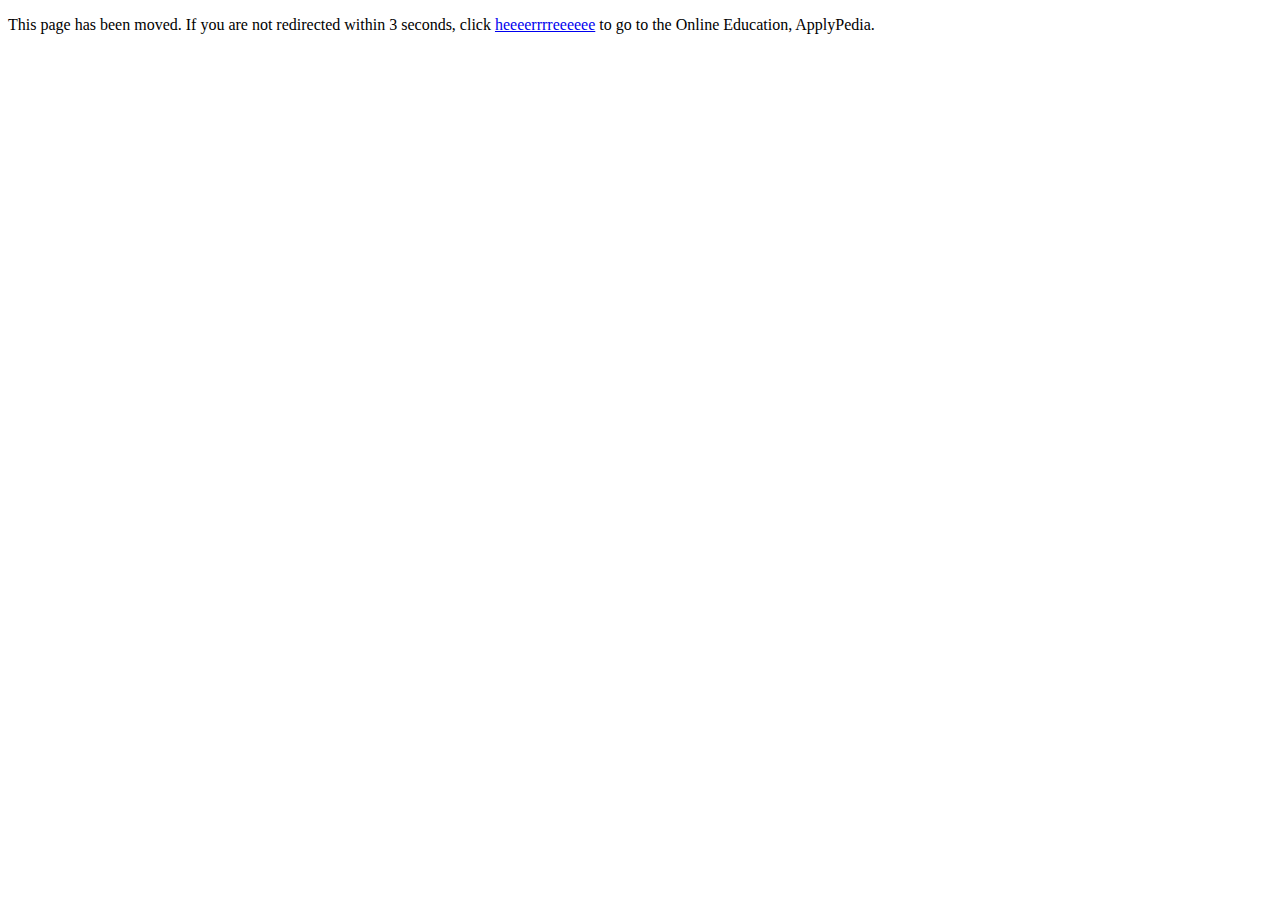
<file: online learning.html>
<!DOCTYPE html>
<html>
    <head>
        <title>ApplyPedia GitHub Old Page</title>
     <meta charset="UTF-8" />
     <meta http-equiv="refresh" content="3; URL=https://www.applypedia.com/online%20learning.html/" />
   </head>
   <body>
     <p>This page has been moved. If you are not redirected within 3 seconds, click <a href="https://www.applypedia.com/online%20learning.html/">heeeerrrreeeeee</a> to go to the Online Education, ApplyPedia.</p>
   </body>
</html>
</file>
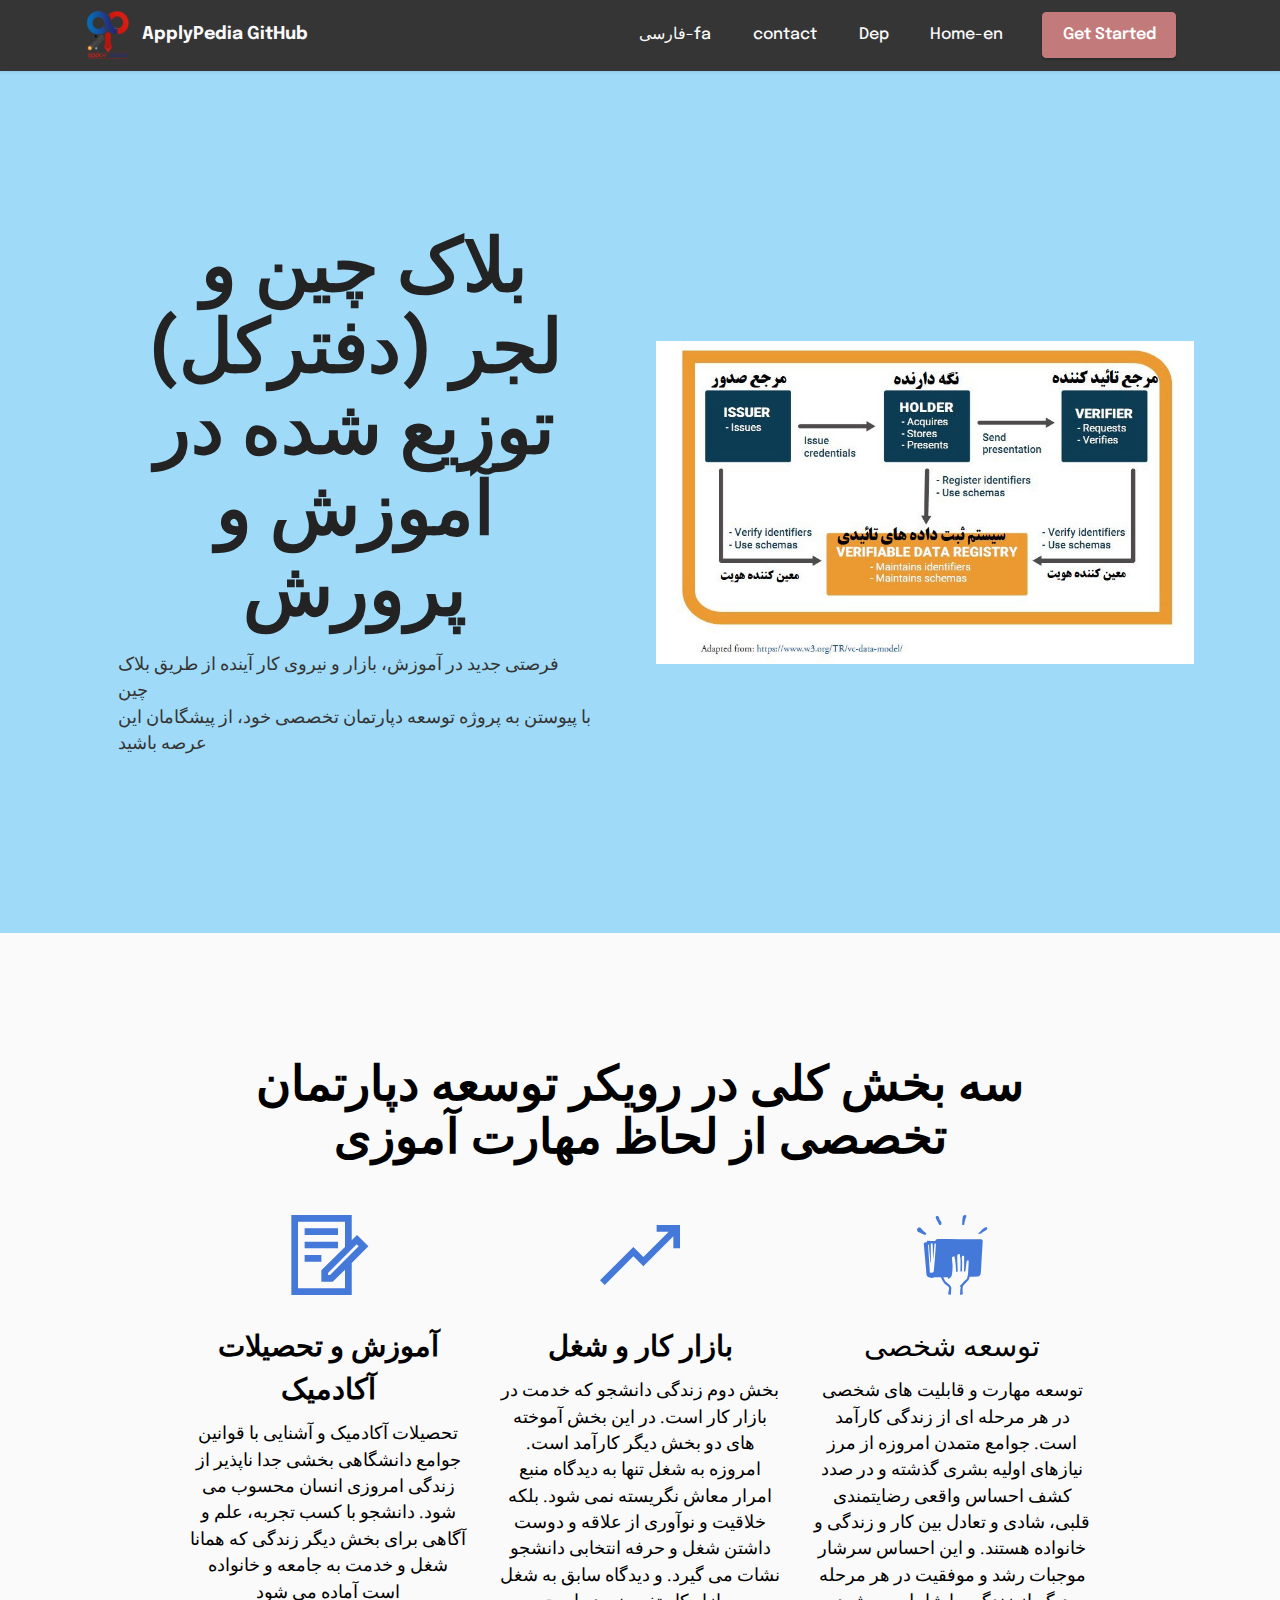
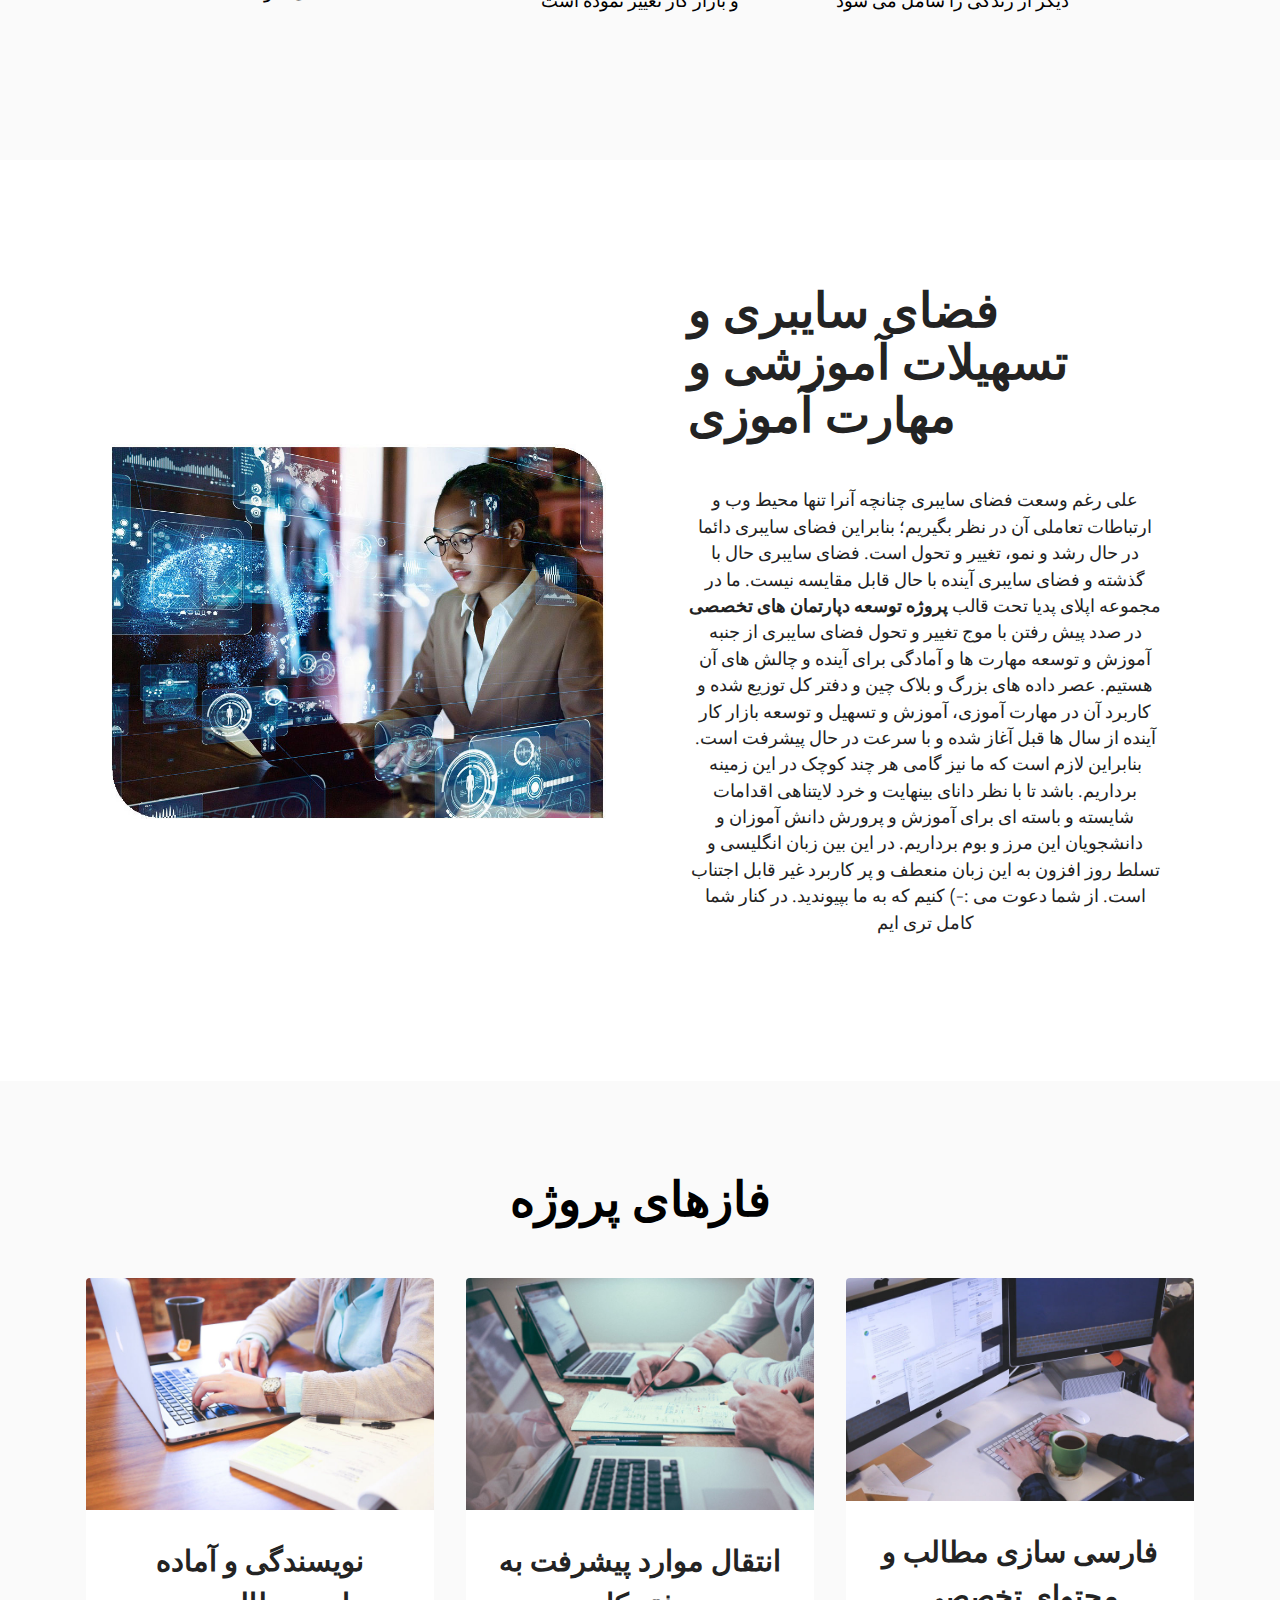
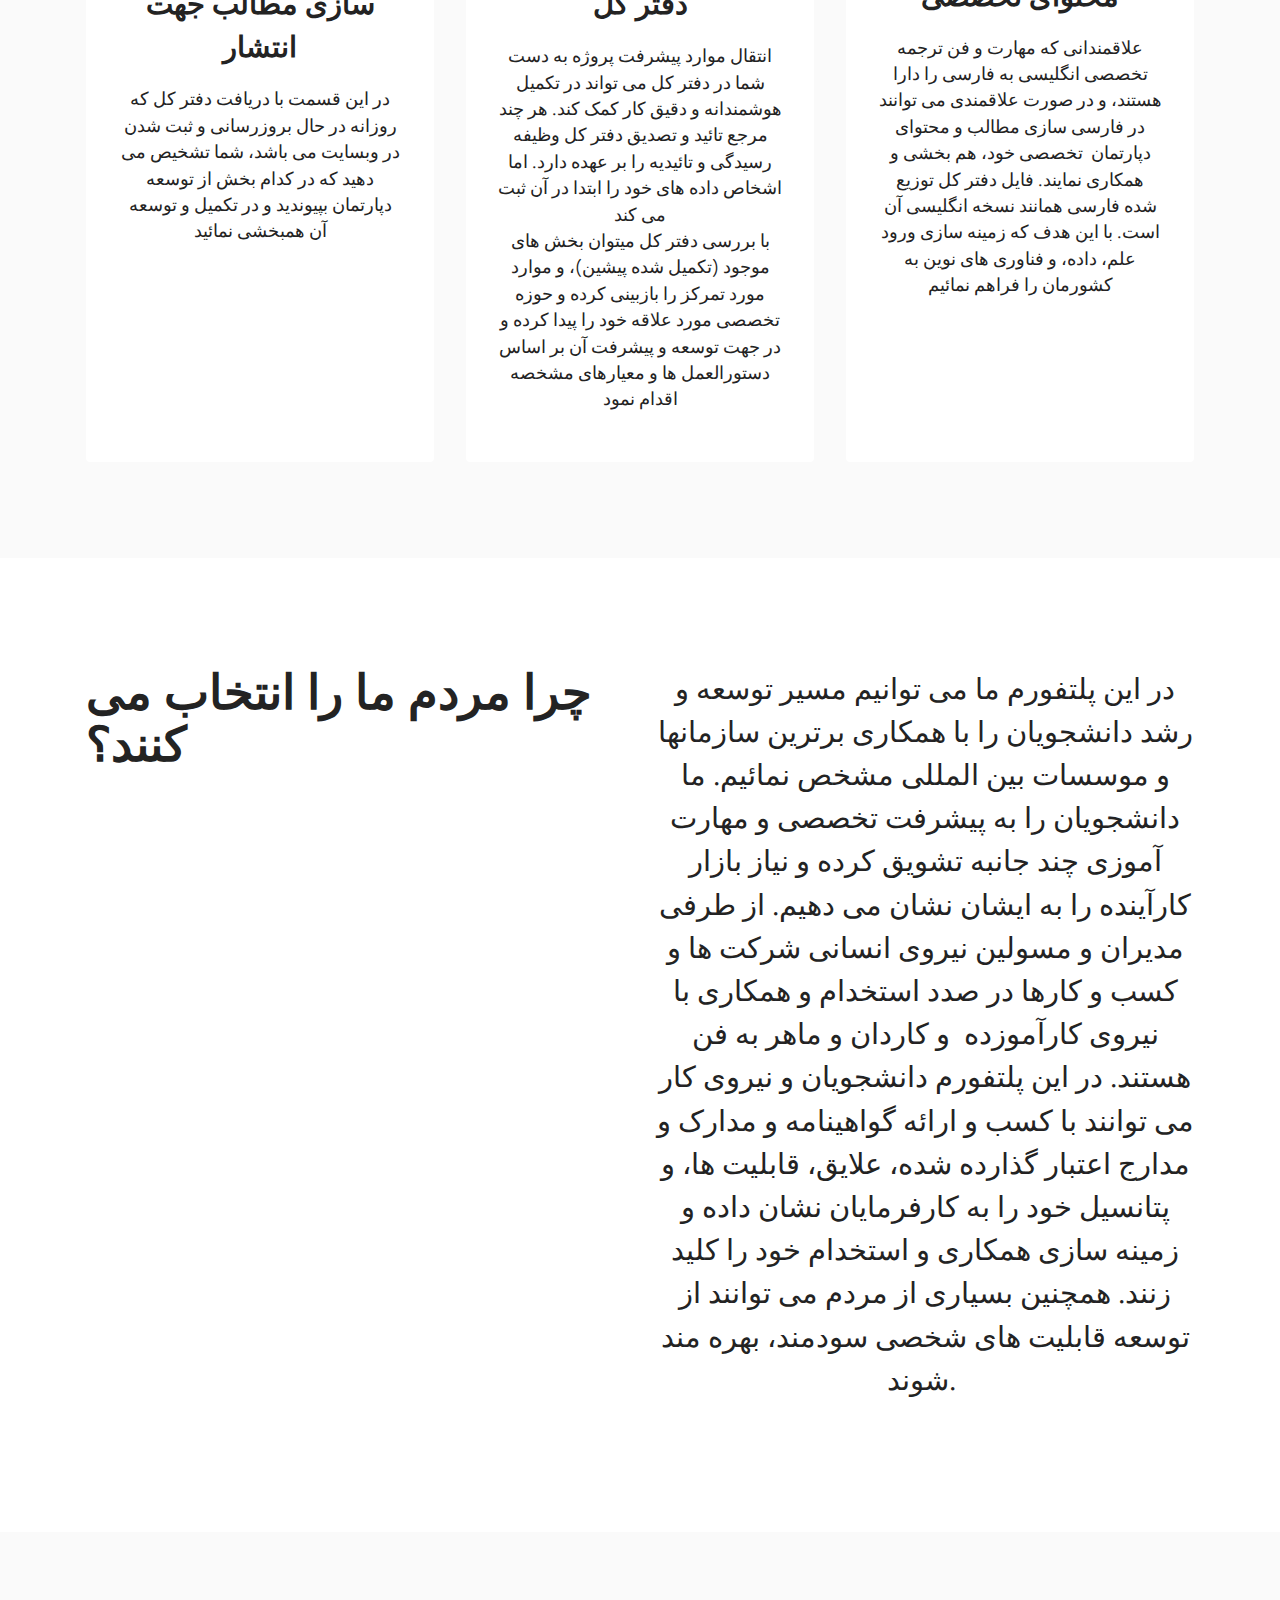
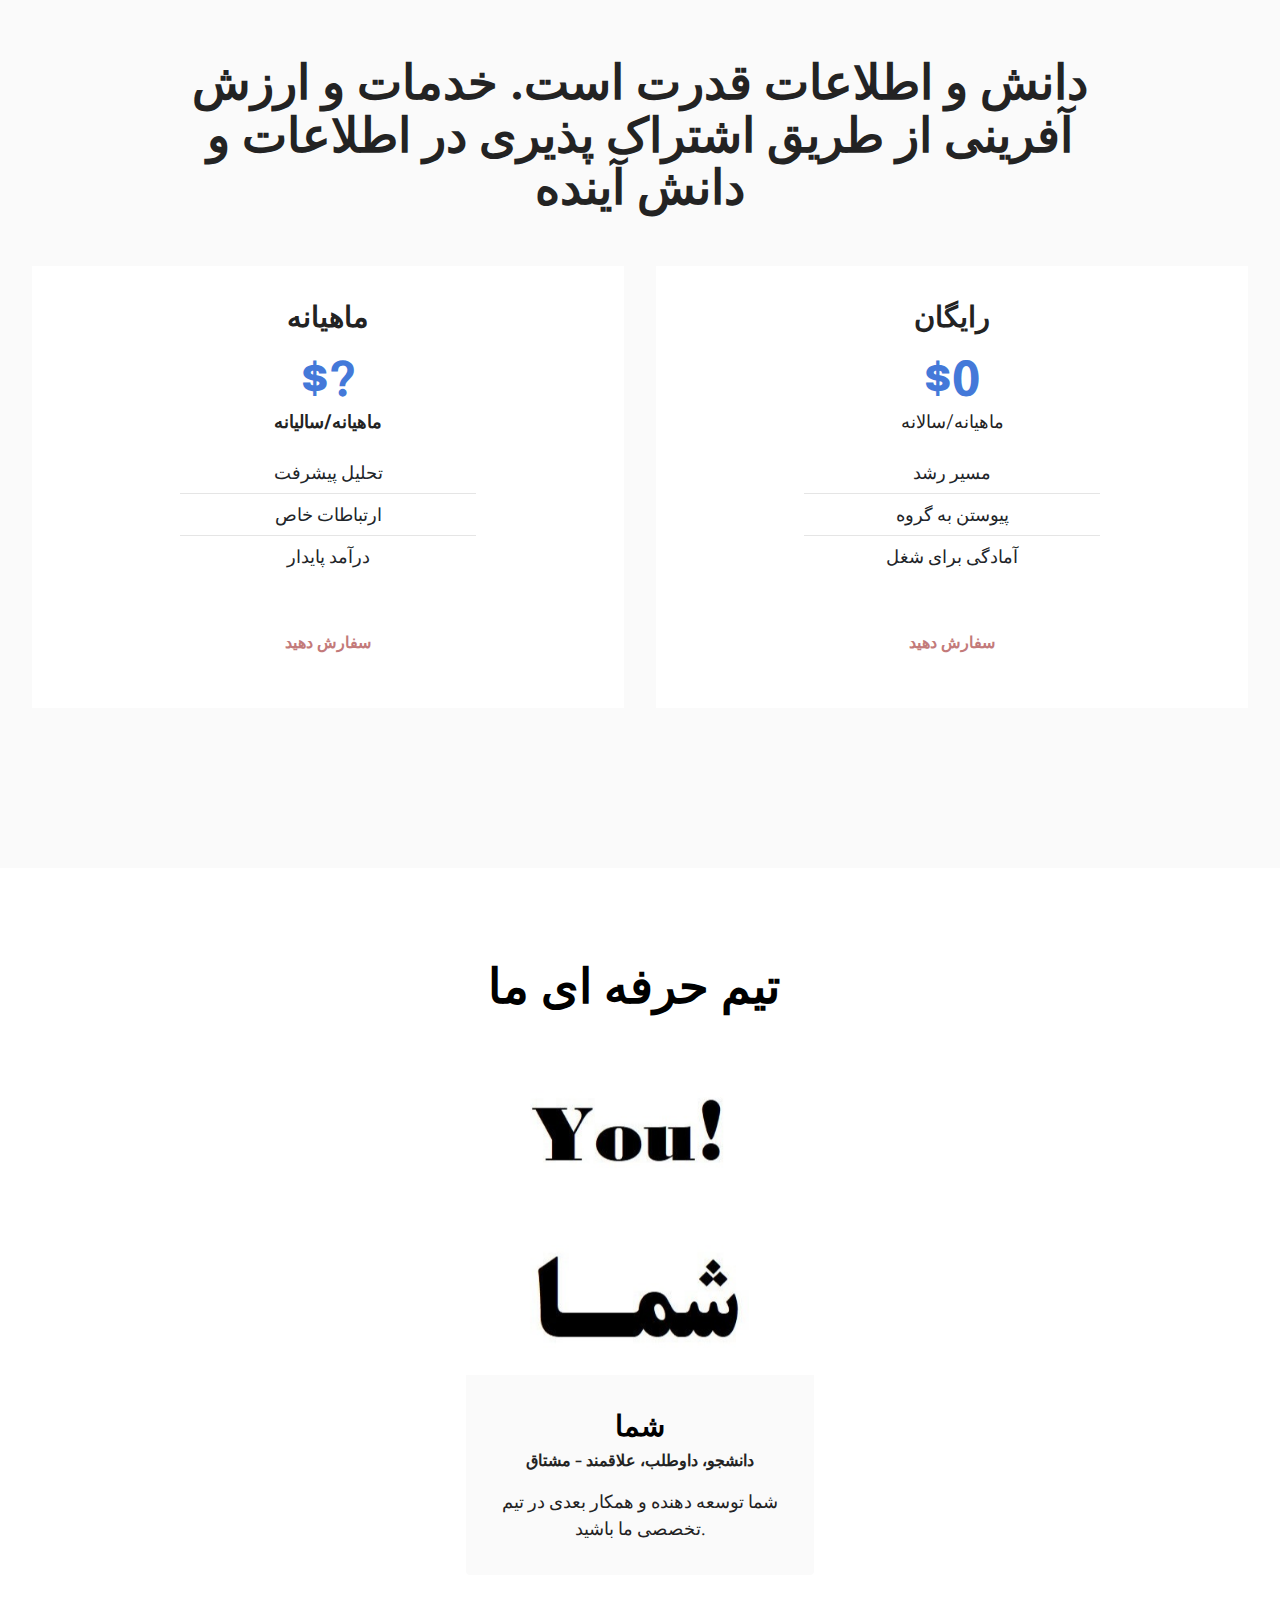
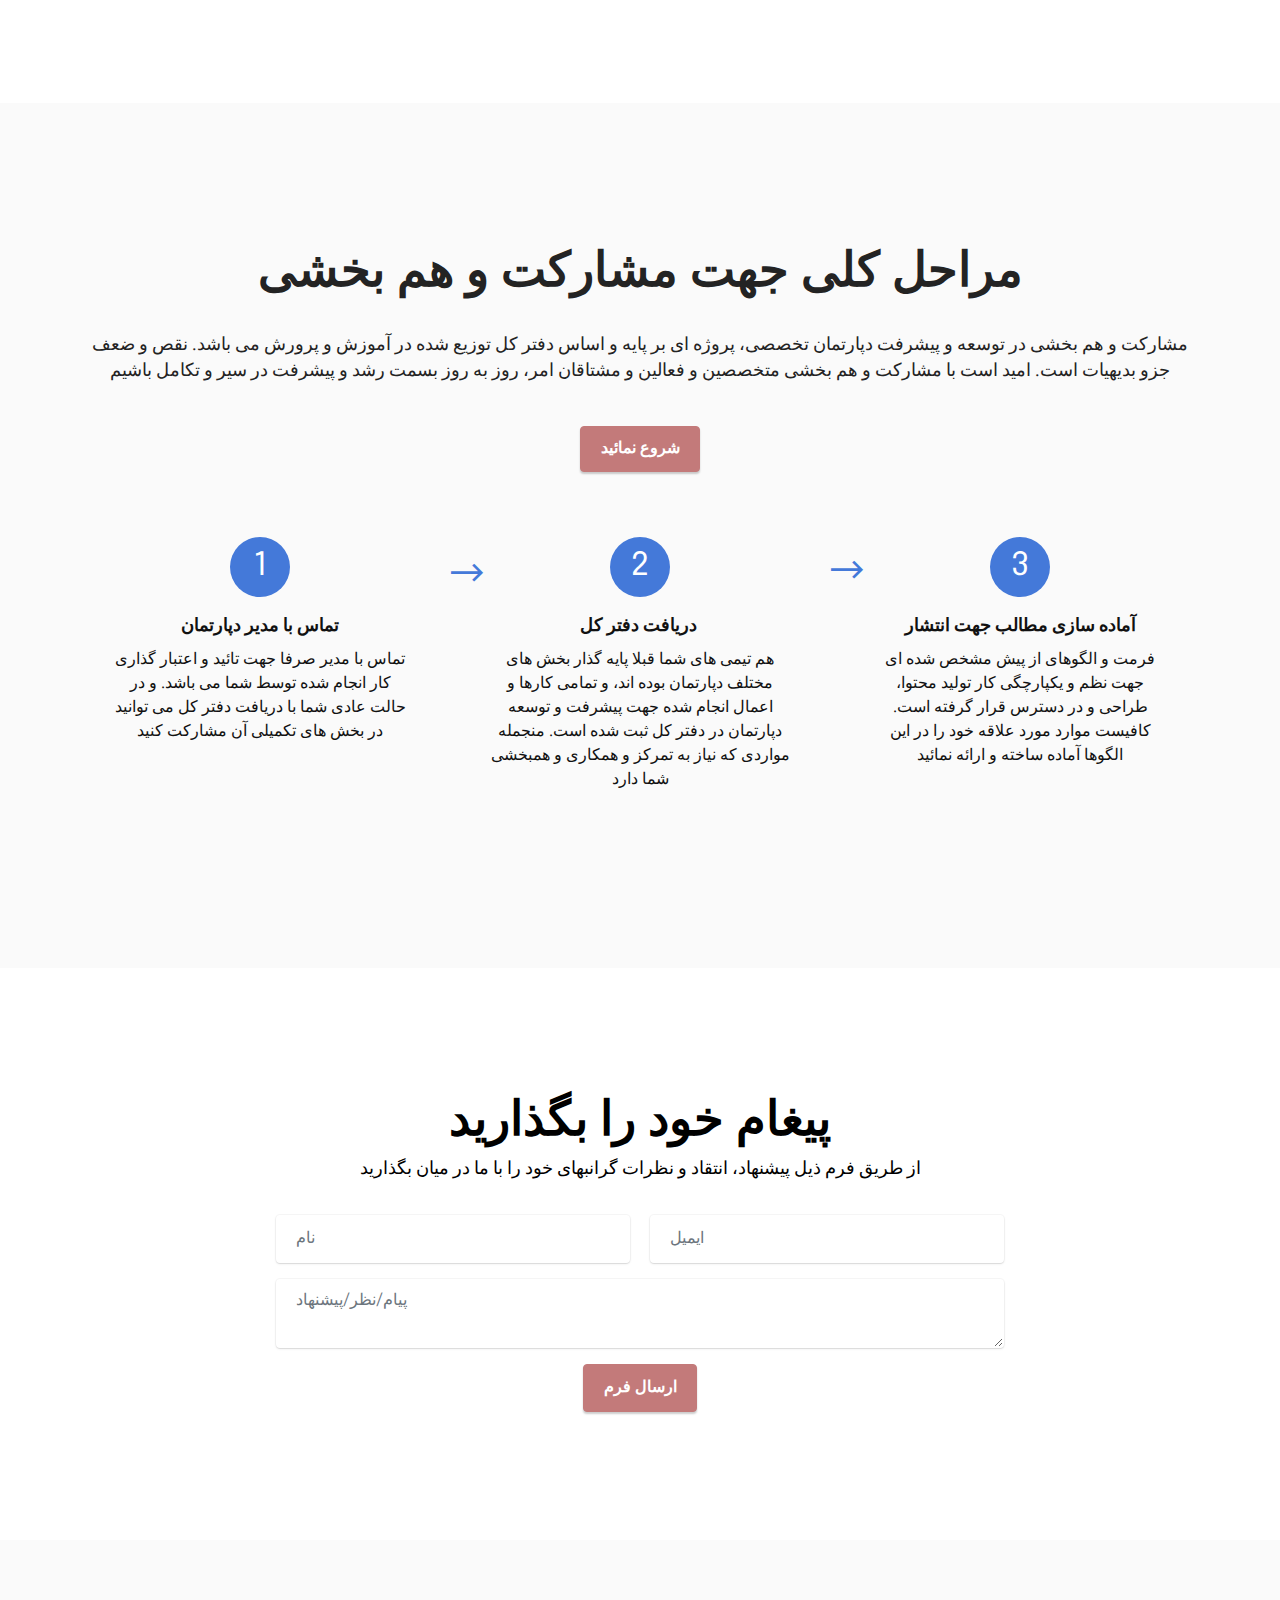
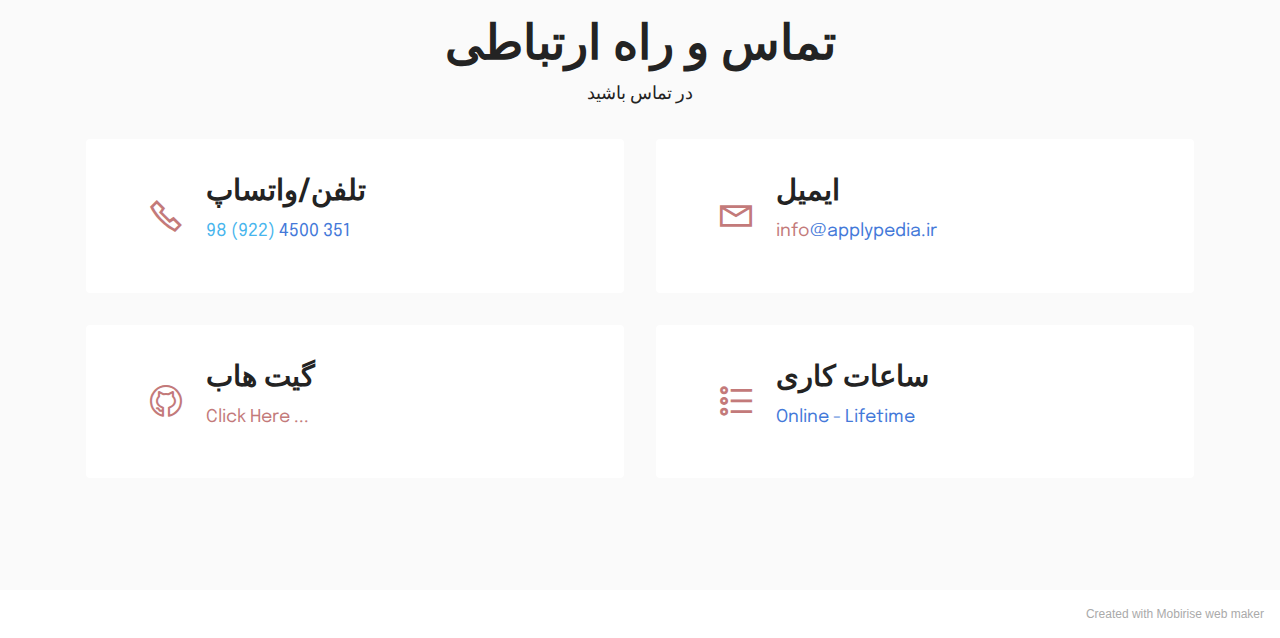
<file: page1.html>
<!DOCTYPE html>
<html  >
<head>
  <!-- Site made with Mobirise Website Builder v5.5.8, https://mobirise.com -->
  <meta charset="UTF-8">
  <meta http-equiv="X-UA-Compatible" content="IE=edge">
  <meta name="generator" content="Mobirise v5.5.8, mobirise.com">
  <meta name="viewport" content="width=device-width, initial-scale=1, minimum-scale=1">
  <link rel="shortcut icon" href="assets/images/applypedia-logo-with-bitcoin-diagonalllllll-96x107.png" type="image/x-icon">
  <meta name="description" content="">
  
  
  <title>Persian</title>
  <link rel="stylesheet" href="assets/web/assets/mobirise-icons2/mobirise2.css">
  <link rel="stylesheet" href="assets/web/assets/mobirise-icons-bold/mobirise-icons-bold.css">
  <link rel="stylesheet" href="assets/bootstrap/css/bootstrap.min.css">
  <link rel="stylesheet" href="assets/bootstrap/css/bootstrap-grid.min.css">
  <link rel="stylesheet" href="assets/bootstrap/css/bootstrap-reboot.min.css">
  <link rel="stylesheet" href="assets/dropdown/css/style.css">
  <link rel="stylesheet" href="assets/socicon/css/styles.css">
  <link rel="stylesheet" href="assets/theme/css/style.css">
  <link rel="preload" href="https://fonts.googleapis.com/css?family=Epilogue:100,200,300,400,500,600,700,800,900,100i,200i,300i,400i,500i,600i,700i,800i,900i&display=swap" as="style" onload="this.onload=null;this.rel='stylesheet'">
  <noscript><link rel="stylesheet" href="https://fonts.googleapis.com/css?family=Epilogue:100,200,300,400,500,600,700,800,900,100i,200i,300i,400i,500i,600i,700i,800i,900i&display=swap"></noscript>
  <link rel="preload" as="style" href="assets/mobirise/css/mbr-additional.css"><link rel="stylesheet" href="assets/mobirise/css/mbr-additional.css" type="text/css">
  
  
  
  
</head>
<body>
  
  <section data-bs-version="5.1" class="menu menu1 cid-thfJzlPedI" once="menu" id="menu1-3">
    

    <nav class="navbar navbar-dropdown navbar-expand-lg">
        <div class="container">
            <div class="navbar-brand">
                <span class="navbar-logo">
                    <a href="https://www.applypedia.com" target="_blank">
                        <img src="assets/images/applypedia-logo-with-bitcoin-diagonalllllll-96x107.png" alt="ApplyPedia" style="height: 3rem;">
                    </a>
                </span>
                <span class="navbar-caption-wrap"><a class="navbar-caption text-white text-primary display-7" href="https://github.com/applypedia/" target="_blank">ApplyPedia GitHub</a></span>
            </div>
            <button class="navbar-toggler" type="button" data-toggle="collapse" data-bs-toggle="collapse" data-target="#navbarSupportedContent" data-bs-target="#navbarSupportedContent" aria-controls="navbarNavAltMarkup" aria-expanded="false" aria-label="Toggle navigation">
                <div class="hamburger">
                    <span></span>
                    <span></span>
                    <span></span>
                    <span></span>
                </div>
            </button>
            <div class="collapse navbar-collapse" id="navbarSupportedContent">
                <ul class="navbar-nav nav-dropdown" data-app-modern-menu="true"><li class="nav-item"><a class="nav-link link text-white text-primary display-4" href="page1.html#top" target="_blank">فارسی-fa</a></li><li class="nav-item"><a class="nav-link link text-white text-primary display-4" href="index.html#contacts1-c">contact</a></li>
                    <li class="nav-item"><a class="nav-link link text-white text-primary display-4" href="index.html#team1-9">Dep</a></li>
                    <li class="nav-item"><a class="nav-link link text-white text-primary display-4" href="index.html#top">Home-en</a>
                    </li></ul>
                
                <div class="navbar-buttons mbr-section-btn"><a class="btn btn-primary display-4" href="https://forms.gle/feR3GGqbJg74BSPn6" target="_blank">Get Started</a></div>
            </div>
        </div>
    </nav>
</section>

<section data-bs-version="5.1" class="header14 cid-sFzxmVl7J6" id="header14-1f">

    

    

    <div class="container">
        <div class="row justify-content-center align-items-center">
            <div class="col-12 col-md-6 image-wrapper">
                <img src="assets/images/education-and-workforce-blockchain-fa-856x514.jpg" alt="بلاک چین و لجر توزیع شده در آموزش و پرورش">
            </div>
            <div class="col-12 col-md">
                <div class="text-wrapper">
                    <h1 class="mbr-section-title mbr-fonts-style mb-3 display-1"><strong>&nbsp;بلاک چین و لجر (دفترکل) توزیع شده در آموزش و پرورش</strong></h1>
                    <p class="mbr-text mbr-fonts-style display-7">
                        فرصتی جدید در آموزش، بازار و نیروی کار آینده از طریق بلاک چین<br>با پیوستن به پروژه توسعه دپارتمان تخصصی خود، از پیشگامان این عرصه باشید</p>
                    
                </div>
            </div>
        </div>
    </div>
</section>

<section data-bs-version="5.1" class="features1 cid-sFzyUE9AaP" id="features1-1i">
    

    
    <div class="container-fluid">
        <div class="row">
            <div class="col-12 col-lg-9">
                <h3 class="mbr-section-title mbr-fonts-style align-center mb-0 display-2"><strong>سه بخش کلی در رویکر توسعه دپارتمان تخصصی از لحاظ مهارت آموزی</strong></h3>
                
            </div>
        </div>
        <div class="row">
            <div class="card col-12 col-md-6 col-lg-3">
                <div class="card-wrapper">
                    <div class="card-box align-center">
                        <div class="iconfont-wrapper">
                            <span class="mbr-iconfont mobi-mbri-contact-form mobi-mbri"></span>
                        </div>
                        <h5 class="card-title mbr-fonts-style display-5"><strong>آموزش و تحصیلات آکادمیک</strong></h5>
                        <p class="card-text mbr-fonts-style display-7">تحصیلات آکادمیک و آشنایی با قوانین جوامع دانشگاهی بخشی جدا ناپذیر از زندگی امروزی انسان محسوب می شود. دانشجو با کسب تجربه، علم و آگاهی برای بخش دیگر زندگی که همانا شغل و خدمت به جامعه و خانواده است آماده می شود</p>
                    </div>
                </div>
            </div>
            <div class="card col-12 col-md-6 col-lg-3">
                <div class="card-wrapper">
                    <div class="card-box align-center">
                        <div class="iconfont-wrapper">
                            <span class="mbr-iconfont mobi-mbri-growing-chart mobi-mbri"></span>
                        </div>
                        <h5 class="card-title mbr-fonts-style display-5"><strong>بازار کار و شغل</strong></h5>
                        <p class="card-text mbr-fonts-style display-7">بخش دوم زندگی دانشجو که خدمت در بازار کار است. در این بخش آموخته های دو بخش دیگر کارآمد است. امروزه به شغل تنها به دیدگاه منبع امرار معاش نگریسته نمی شود. بلکه خلاقیت و نوآوری از علاقه و دوست داشتن شغل و حرفه انتخابی دانشجو نشات می گیرد. و دیدگاه سابق به شغل و بازار کار تغییر نموده است</p>
                    </div>
                </div>
            </div>
            <div class="card col-12 col-md-6 col-lg-3">
                <div class="card-wrapper">
                    <div class="card-box align-center">
                        <div class="iconfont-wrapper">
                            <span class="mbr-iconfont socicon-smashwords socicon"></span>
                        </div>
                        <h5 class="card-title mbr-fonts-style display-5">توسعه شخصی</h5>
                        <p class="card-text mbr-fonts-style display-7">توسعه مهارت و قابلیت های شخصی در هر مرحله ای از زندگی کارآمد است. جوامع متمدن امروزه از مرز نیازهای اولیه بشری گذشته و در صدد کشف احساس واقعی رضایتمندی قلبی، شادی و تعادل بین کار و زندگی و خانواده هستند. و این احساس سرشار موجبات رشد و موفقیت در هر مرحله دیگر از زندگی را شامل می شود</p>
                    </div>
                </div>
            </div>
            
        </div>
    </div>
</section>

<section data-bs-version="5.1" class="header14 cid-sFzz5E692j" id="header14-1j">

    

    

    <div class="container">
        <div class="row justify-content-center align-items-center">
            <div class="col-12 col-md-6 image-wrapper">
                <img src="assets/images/why-dlt-for-education-1010x789.jpg" alt="فضای سایبری و تسهیلات آموزشی و مهارت آموزی">
            </div>
            <div class="col-12 col-md">
                <div class="text-wrapper">
                    <h1 class="mbr-section-title mbr-fonts-style mb-3 display-2"><strong>فضای سایبری و تسهیلات آموزشی و مهارت آموزی</strong></h1>
                    <p class="mbr-text mbr-fonts-style display-7"><br>علی رغم وسعت&nbsp;فضای سایبری چنانچه آنرا تنها محیط وب و ارتباطات تعاملی آن در نظر بگیریم؛ بنابراین&nbsp;فضای سایبری دائما در حال رشد و نمو، تغییر و تحول است.&nbsp;فضای سایبری حال با گذشته و&nbsp;فضای سایبری آینده با حال قابل مقایسه نیست. ما در مجموعه اپلای پدیا تحت قالب <strong>پروژه توسعه دپارتمان های تخصصی</strong> در صدد پیش رفتن با موج تغییر و تحول&nbsp;فضای سایبری از جنبه آموزش و توسعه مهارت ها و آمادگی برای آینده و چالش های آن هستیم. عصر داده های بزرگ و بلاک چین و دفتر کل توزیع شده و کاربرد آن در مهارت آموزی، آموزش و تسهیل و توسعه بازار کار آینده از سال ها قبل آغاز شده و با سرعت در حال پیشرفت است. بنابراین لازم است که ما نیز گامی هر چند کوچک در این زمینه برداریم. باشد تا با نظر دانای بینهایت و خرد لایتناهی اقدامات شایسته و باسته ای برای آموزش و پرورش دانش آموزان و دانشجویان این مرز و بوم برداریم. در این بین زبان انگلیسی و تسلط روز افزون به این زبان منعطف و پر کاربرد غیر قابل اجتناب است. از شما دعوت می :-) کنیم که به ما بپیوندید. در کنار شما کامل تری ایم</p>
                    
                </div>
            </div>
        </div>
    </div>
</section>

<section data-bs-version="5.1" class="features3 cid-sFzFvgBfc0" id="features3-1p">
    
    
    <div class="container">
        <div class="mbr-section-head">
            <h4 class="mbr-section-title mbr-fonts-style align-center mb-5 display-2"><strong>فازهای پروژه</strong></h4>
            
        </div>
        <div class="row mt-4">
            <div class="item features-image сol-12 col-md-6 col-lg-4">
                <div class="item-wrapper">
                    <div class="item-img">
                        <img src="assets/images/mbr-816x544.jpg" alt="بلاک چین و دفتر کل توزیع شده در آموزش و پرورش">
                    </div>
                    <div class="item-content">
                        <h5 class="item-title mbr-fonts-style display-5"><strong>نویسندگی و آماده سازی مطالب جهت انتشار</strong></h5>
                        
                        <p class="mbr-text mbr-fonts-style mt-3 display-7">در این قسمت با دریافت دفتر کل که روزانه در حال بروزرسانی و ثبت شدن در وبسایت می باشد، شما تشخیص می دهید که در کدام بخش از توسعه دپارتمان بپیوندید و در تکمیل و توسعه آن همبخشی نمائید</p>
                    </div>
                    
                </div>
            </div>
            <div class="item features-image сol-12 col-md-6 col-lg-4">
                <div class="item-wrapper">
                    <div class="item-img">
                        <img src="assets/images/mbr-1-816x544.jpg" alt="بلاک چین و لجر توزیع شده در آموزش عالی">
                    </div>
                    <div class="item-content">
                        <h5 class="item-title mbr-fonts-style display-5"><strong>انتقال موارد پیشرفت به دفتر کل</strong></h5>
                        
                        <p class="mbr-text mbr-fonts-style mt-3 display-7">انتقال موارد پیشرفت پروژه به دست شما در دفتر کل می تواند در تکمیل هوشمندانه و دقیق کار کمک کند. هر چند مرجع تائید و تصدیق دفتر کل وظیفه رسیدگی و تائیدیه را بر عهده دارد. اما اشخاص داده های خود را ابتدا در آن ثبت می کند<br>با بررسی دفتر کل میتوان بخش های موجود (تکمیل شده پیشین)، و موارد مورد تمرکز را بازبینی کرده و حوزه تخصصی مورد علاقه خود را پیدا کرده و در جهت توسعه و پیشرفت آن بر اساس دستورالعمل ها و معیارهای مشخصه اقدام نمود<br></p>
                    </div>
                    
                </div>
            </div>
            <div class="item features-image сol-12 col-md-6 col-lg-4">
                <div class="item-wrapper">
                    <div class="item-img">
                        <img src="assets/images/mbr-816x524.jpg" alt="بلاک چین و دفتر کل/لجر توزیع شده در آموزش و پرورش">
                    </div>
                    <div class="item-content">
                        <h5 class="item-title mbr-fonts-style display-5"><strong>فارسی سازی مطالب و محتوای تخصصی</strong></h5>
                        
                        <p class="mbr-text mbr-fonts-style mt-3 display-7">علاقمندانی که مهارت و فن ترجمه تخصصی انگلیسی به فارسی را دارا هستند، و در صورت علاقمندی می توانند در فارسی سازی مطالب و محتوای دپارتمان&nbsp; تخصصی خود، هم بخشی و همکاری نمایند. فایل دفتر کل توزیع شده فارسی همانند نسخه انگلیسی آن است. با این هدف که زمینه سازی ورود علم، داده، و فناوری های نوین به کشورمان را فراهم نمائیم<br></p>
                    </div>
                    
                </div>
            </div>
        </div>
    </div>
</section>

<section data-bs-version="5.1" class="content10 cid-sFAZRnJnnI" id="content10-22">
    
    <div class="container">
        <div class="row justify-content-center">
            <div class="col-12 col-md">
                
                <h6 class="mbr-section-subtitle mbr-fonts-style mb-4 display-2"><strong>چرا مردم ما را انتخاب می کنند؟</strong></h6>
            </div>
            <div class="col-md-12 col-lg-6">
                <p class="mbr-text mbr-fonts-style display-5">در این پلتفورم ما می توانیم مسیر توسعه و رشد دانشجویان را با همکاری برترین سازمانها و موسسات بین المللی مشخص نمائیم. ما دانشجویان را به پیشرفت تخصصی و مهارت آموزی چند جانبه&nbsp;تشویق کرده و نیاز بازار کارآینده را به ایشان نشان می دهیم. از طرفی مدیران و مسولین نیروی انسانی شرکت ها و کسب و کارها در صدد استخدام و همکاری با نیروی کارآموزده&nbsp; و کاردان و ماهر به فن هستند. در این پلتفورم دانشجویان و نیروی کار می توانند با کسب و ارائه گواهینامه و مدارک و مدارج اعتبار گذارده شده، علایق، قابلیت ها، و پتانسیل خود را به کارفرمایان نشان داده و زمینه سازی همکاری و استخدام خود را کلید زنند. همچنین بسیاری از مردم می توانند از توسعه قابلیت های شخصی سودمند، بهره مند شوند.&nbsp;</p>
            </div>
        </div>
    </div>
</section>

<section data-bs-version="5.1" class="content4 cid-sFzIdnt1ra" id="content4-1q">
    
    
    <div class="container">
        <div class="row justify-content-center">
            <div class="title col-md-12 col-lg-10">
                <h3 class="mbr-section-title mbr-fonts-style align-center mb-4 display-2"><strong>دانش و اطلاعات قدرت است. خدمات و ارزش آفرینی از طریق اشتراک پذیری در اطلاعات و دانش آینده</strong></h3>
                
                
            </div>
        </div>
    </div>
</section>

<section data-bs-version="5.1" class="pricing2 cid-sFzDdjoEIw" id="pricing2-1k">
    

    
    <div class="container-fluid">
        <div class="row justify-content-center">
            <div class="col-12 col-md-6 align-center col-lg-6">
                <div class="plan">
                    <div class="plan-header">
                        <h6 class="plan-title mbr-fonts-style mb-3 display-5">
                            <strong>ماهیانه</strong></h6>
                        <div class="plan-price">
                            <p class="price mbr-fonts-style m-0 display-2"><strong>$?</strong></p>
                            <p class="price-term mbr-fonts-style mb-3 display-7"><strong>ماهیانه/سالیانه</strong></p>
                        </div>
                    </div>
                    <div class="plan-body">
                        <div class="plan-list mb-4">
                            <ul class="list-group mbr-fonts-style list-group-flush display-7">
                                <li class="list-group-item"><span style="background-color: transparent; font-size: 1.1rem;">تحلیل پیشرفت</span></li><li class="list-group-item"><span style="background-color: transparent; font-size: 1.1rem;">ارتباطات خاص</span><br></li><li class="list-group-item">درآمد پایدار</li>
                            </ul>
                        </div>
                        <div class="mbr-section-btn text-center"><a href="page1.html#pricing2-1k" class="btn btn-primary-outline display-4">سفارش دهید</a></div>
                    </div>
                </div>
            </div>
            <div class="col-12 col-md-6 align-center col-lg-6">
                <div class="plan">
                    <div class="plan-header">
                        <h6 class="plan-title mbr-fonts-style mb-3 display-5"><strong>رایگان</strong></h6>
                        <div class="plan-price">
                            <p class="price mbr-fonts-style m-0 display-2"><strong>$0</strong></p>
                            <p class="price-term mbr-fonts-style mb-3 display-7">ماهیانه/سالانه</p>
                        </div>
                    </div>
                    <div class="plan-body">
                        <div class="plan-list mb-4">
                            <ul class="list-group mbr-fonts-style list-group-flush display-7">
                                <li class="list-group-item">مسیر رشد</li><li class="list-group-item">پیوستن به گروه</li><li class="list-group-item">آمادگی برای شغل</li>
                            </ul>
                        </div>
                        <div class="mbr-section-btn text-center"><a href="page1.html#pricing2-1k" class="btn btn-primary-outline display-4">سفارش دهید</a></div>
                    </div>
                </div>
            </div>
            
            
        </div>
    </div>
</section>

<section data-bs-version="5.1" class="team1 cid-sFzErVWEaH" id="team1-1o">
    

    
    <div class="container">
        <div class="row justify-content-center">
            <div class="col-12">
                <h3 class="mbr-section-title1 mbr-fonts-style align-center mb-5 display-2"><strong>تیم حرفه ای ما&nbsp;</strong></h3>
                
            </div>
            <div class="col-sm-6 col-lg-4">
                <div class="card-wrap">
                    <div class="image-wrap">
                        <img src="assets/images/teamate-applypedia-542x483.jpeg" alt="دانشجو، علاقمند مشتاق به تکنولوژی آموزشی و بلاک چین">
                    </div>
                    <div class="content-wrap">
                        <h5 class="mbr-section-title card-title mbr-fonts-style align-center m-0 display-5">
                            <strong>شما</strong></h5>
                        <h6 class="mbr-role mbr-fonts-style align-center mb-3 display-4">
                            <strong>دانشجو، داوطلب، علاقمند - مشتاق</strong></h6>
                        <p class="card-text mbr-fonts-style align-center display-7">
                            شما توسعه دهنده و همکار بعدی در تیم تخصصی ما باشید.</p>
                        
                        
                    </div>
                </div>
            </div>

            

            

            
        </div>
    </div>
</section>

<section data-bs-version="5.1" class="features23 cid-sFAyHxWQ1N" id="features24-20">

    
    
    <div class="container">
        <div class="row justify-content-center">
            <div class="col-12">
                <div class="card-wrapper mb-4">
                    <div class="card-box align-center">
                        <h4 class="card-title mbr-fonts-style mb-4 display-2">
                            <strong>مراحل کلی جهت مشارکت و هم بخشی</strong></h4>
                        <p class="mbr-text mbr-fonts-style mb-4 display-7">مشارکت و هم بخشی در توسعه و پیشرفت دپارتمان تخصصی، پروژه ای بر پایه و اساس دفتر کل توزیع شده در آموزش و پرورش می باشد. نقص و ضعف جزو بدیهیات است. امید است با مشارکت و هم بخشی متخصصین و فعالین و مشتاقان امر، روز به روز بسمت رشد و پیشرفت در سیر و تکامل باشیم</p>
                        <div class="mbr-section-btn"><a class="btn btn-primary display-4" href="https://forms.gle/feR3GGqbJg74BSPn6" target="_blank">شروع نمائید</a></div>
                    </div>
                </div>
            </div>
            <div class="col-12 col-md-6 col-lg-4">
                <div class="item first mbr-flex p-4">
                    <div class="icon-wrap w-100">
                        <div class="icon-box">
                            <span class="step-number mbr-fonts-style display-5">1</span>
                        </div>
                    </div>

                    <div class="text-box">
                        <h4 class="icon-title card-title mbr-black mbr-fonts-style display-7"><strong>تماس با مدیر دپارتمان</strong></h4>
                        <h5 class="mbr-text mbr-black mbr-fonts-style display-4">تماس با مدیر صرفا جهت تائید و اعتبار گذاری کار انجام شده توسط شما می باشد. و در حالت عادی شما با دریافت دفتر کل می توانید در بخش های تکمیلی آن مشارکت کنید</h5>
                    </div>
                </div>
                <!-- <span mbr-icon class="mbr-iconfont mobi-mbri-devices mobi-mbri"></span> -->
            </div>
            <div class="col-12 col-md-6 col-lg-4">
                <div class="item mbr-flex p-4">
                    <div class="icon-wrap w-100">
                        <div class="icon-box">
                            <span class="step-number mbr-fonts-style display-5">2</span>
                        </div>
                    </div>
                    <div class="text-box">
                        <h4 class="icon-title card-title mbr-black mbr-fonts-style display-7">
                            <strong>دریافت دفتر کل&nbsp;</strong></h4>
                        <h5 class="mbr-text mbr-black mbr-fonts-style display-4">هم تیمی های شما قبلا پایه گذار بخش های مختلف دپارتمان بوده اند، و تمامی کارها و اعمال انجام شده جهت پیشرفت و توسعه دپارتمان در دفتر کل ثبت شده است. منجمله مواردی که نیاز به تمرکز و همکاری و همبخشی شما دارد</h5>
                    </div>
                </div>
            </div>
            <div class="col-12 col-md-6 col-lg-4">
                <div class="item mbr-flex p-4">
                    <div class="icon-wrap w-100">
                        <div class="icon-box">
                            <span class="step-number mbr-fonts-style display-5">3</span>
                        </div>
                    </div>
                    <div class="text-box">
                        <h4 class="icon-title card-title mbr-black mbr-fonts-style display-7"><strong>آماده سازی مطالب جهت انتشار</strong></h4>
                        <h5 class="mbr-text mbr-black mbr-fonts-style display-4">فرمت و الگوهای از پیش مشخص شده ای جهت نظم و یکپارچگی کار تولید محتوا، طراحی و در دسترس قرار گرفته است. کافیست موارد مورد علاقه خود را در این الگوها آماده ساخته و ارائه نمائید</h5>
                    </div>
                </div>
            </div>
            
            
            
            
            
        </div>
    </div>
</section>

<section data-bs-version="5.1" class="form5 cid-sFzDs3t9EG" id="form5-1m">
    
    
    <div class="container">
        <div class="mbr-section-head">
            <h3 class="mbr-section-title mbr-fonts-style align-center mb-0 display-2"><strong>پیغام خود را بگذارید</strong></h3>
            <h4 class="mbr-section-subtitle mbr-fonts-style align-center mb-0 mt-2 display-7">از طریق فرم ذیل پیشنهاد، انتقاد و نظرات گرانبهای خود را با ما در میان بگذارید</h4>
        </div>
        <div class="row justify-content-center mt-4">
            <div class="col-lg-8 mx-auto mbr-form" data-form-type="formoid">
                <form action="https://mobirise.eu/" method="POST" class="mbr-form form-with-styler" data-form-title="Form Name"><input type="hidden" name="email" data-form-email="true" value="BsOtl9sGDADBxc9DAQ1iVSVq6yG/wmzflNM8QvYIi0Z6nQ+FYEOTlDko48ILADA9hMPPtlXj3SmLevpTo0rQQ1R1BfmbFzvsIQ/djDfHPI0PqJU06BcDnN3eytphn5KZ">
                    <div class="row">
                        <div hidden="hidden" data-form-alert="" class="alert alert-success col-12">Thanks for filling out
                            the form!</div>
                        <div hidden="hidden" data-form-alert-danger="" class="alert alert-danger col-12">Oops...! some
                            problem!</div>
                    </div>
                    <div class="dragArea row">
                        <div class="col-md col-sm-12 form-group mb-3" data-for="name">
                            <input type="text" name="name" placeholder="نام" data-form-field="name" class="form-control" value="" id="name-form5-1m">
                        </div>
                        <div class="col-md col-sm-12 form-group mb-3" data-for="email">
                            <input type="email" name="email" placeholder="ایمیل" data-form-field="email" class="form-control" value="" id="email-form5-1m">
                        </div>
                        
                        <div class="col-12 form-group mb-3" data-for="textarea">
                            <textarea name="textarea" placeholder="پیام/نظر/پیشنهاد" data-form-field="textarea" class="form-control" id="textarea-form5-1m"></textarea>
                        </div>
                        <div class="col-lg-12 col-md-12 col-sm-12 align-center mbr-section-btn"><button type="submit" class="btn btn-primary display-4">ارسال فرم</button></div>
                    </div>
                </form>
            </div>
        </div>
    </div>
</section>

<section data-bs-version="5.1" class="contacts2 cid-sFzIA7KGYz" id="contacts2-1r">
    <!---->
    
    
    <div class="container">
        <div class="mbr-section-head">
            <h3 class="mbr-section-title mbr-fonts-style align-center mb-0 display-2">
                <strong>تماس و راه ارتباطی</strong></h3>
            <h4 class="mbr-section-subtitle mbr-fonts-style align-center mb-0 mt-2 display-7">در تماس باشید</h4>
        </div>
        <div class="row justify-content-center mt-4">
            <div class="card col-12 col-md-6">
                <div class="card-wrapper">
                    <div class="image-wrapper">
                        <span class="mbr-iconfont mobi-mbri-phone mobi-mbri"></span>
                    </div>
                    <div class="text-wrapper">
                        <h6 class="card-title mbr-fonts-style mb-1 display-5">
                            <strong>تلفن/واتساپ</strong></h6>
                        <p class="mbr-text mbr-fonts-style display-7">
                            <a href="tel:+12345678910" class="text-info">98 (922)&nbsp;</a>4500 351</p>
                    </div>
                </div>
            </div>
            <div class="card col-12 col-md-6">
                <div class="card-wrapper">
                    <div class="image-wrapper">
                        <span class="mbr-iconfont mobi-mbri-letter mobi-mbri"></span>
                    </div>
                    <div class="text-wrapper">
                        <h6 class="card-title mbr-fonts-style mb-1 display-5"><strong>ایمیل</strong></h6>
                        <p class="mbr-text mbr-fonts-style display-7">
                            <a href="mailto:info@site.com" class="text-primary">info</a>@applypedia.ir</p>
                    </div>
                </div>
            </div>
            <div class="card col-12 col-md-6">
                <div class="card-wrapper">
                    <div class="image-wrapper">
                        <span class="mbr-iconfont mbrib-github"></span>
                    </div>
                    <div class="text-wrapper">
                        <h6 class="card-title mbr-fonts-style mb-1 display-5">
                            <strong>گیت هاب</strong></h6>
                        <p class="mbr-text mbr-fonts-style display-7"><a href="https://github.com/applypedia/" class="text-primary" target="_blank">Click Here ...</a></p>
                    </div>
                </div>
            </div>
            <div class="card col-12 col-md-6">
                <div class="card-wrapper">
                    <div class="image-wrapper">
                        <span class="mbr-iconfont mobi-mbri-bulleted-list mobi-mbri"></span>
                    </div>
                    <div class="text-wrapper">
                        <h6 class="card-title mbr-fonts-style mb-1 display-5">
                            <strong>ساعات کاری</strong></h6>
                        <p class="mbr-text mbr-fonts-style display-7">
                            Online - Lifetime</p>
                    </div>
                </div>
            </div>
        </div>
    </div>
</section><section style="background-color: #fff; font-family: -apple-system, BlinkMacSystemFont, 'Segoe UI', 'Roboto', 'Helvetica Neue', Arial, sans-serif; color:#aaa; font-size:12px; padding: 0; align-items: center; display: flex;"><a href="https://mobirise.site/w" style="flex: 1 1; height: 3rem; padding-left: 1rem;"></a><p style="flex: 0 0 auto; margin:0; padding-right:1rem;">Created with Mobirise <a href="https://mobirise.site/j" style="color:#aaa;">web</a> maker</p></section><script src="assets/bootstrap/js/bootstrap.bundle.min.js"></script>  <script src="assets/smoothscroll/smooth-scroll.js"></script>  <script src="assets/ytplayer/index.js"></script>  <script src="assets/dropdown/js/navbar-dropdown.js"></script>  <script src="assets/theme/js/script.js"></script>  <script src="assets/formoid/formoid.min.js"></script>  
  
  
</body>
</html>
</file>
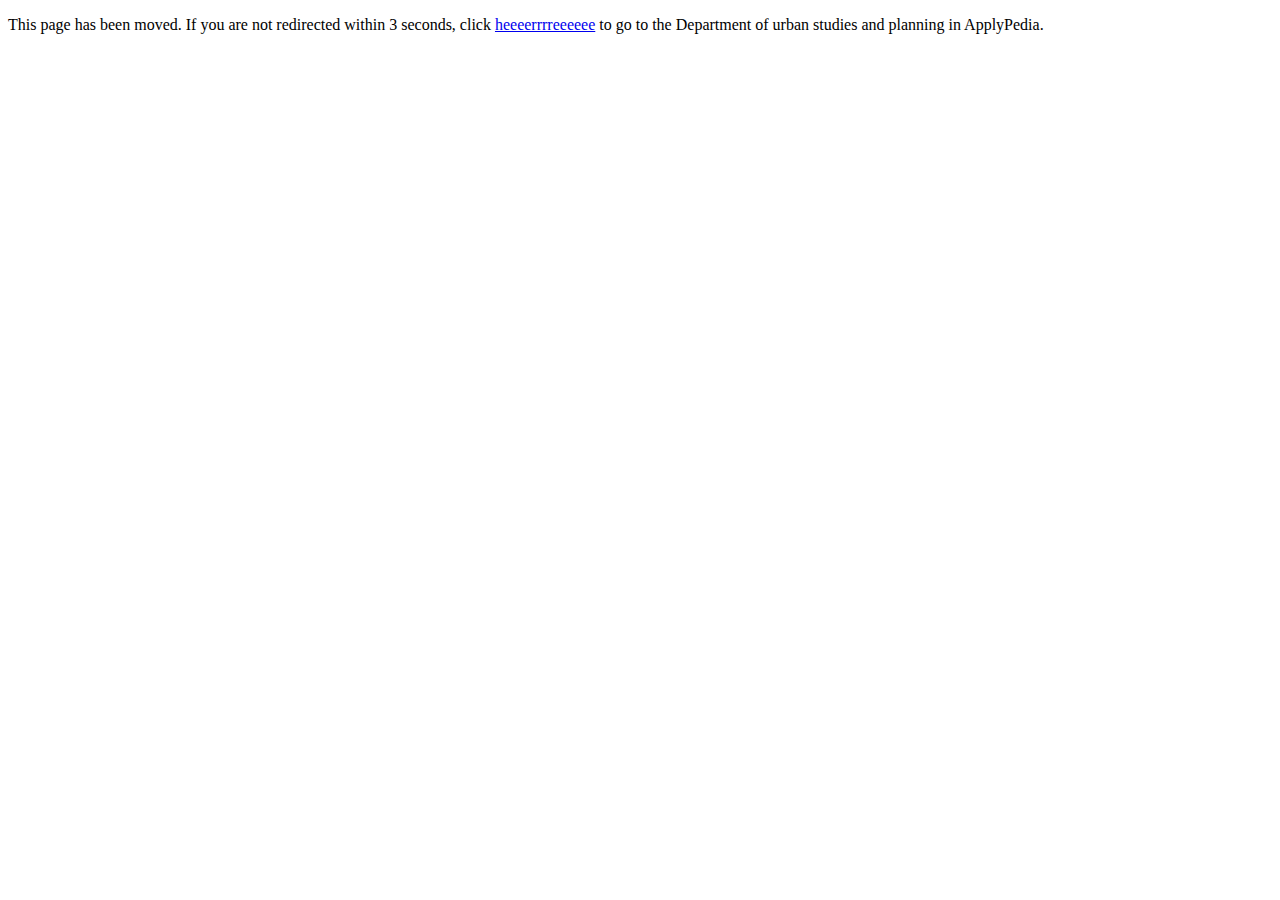
<file: Phd-urban-manch.html>
<!DOCTYPE html>
<html>
    <head>
        <title>ApplyPedia GitHub Old Page</title>
     <meta charset="UTF-8" />
     <meta http-equiv="refresh" content="3; URL=https://www.applypedia.com/dep/construction/urbanism/" />
   </head>
   <body>
     <p>This page has been moved. If you are not redirected within 3 seconds, click <a href="https://www.applypedia.com/dep/construction/urbanism/">heeeerrrreeeeee</a> to go to the Department of urban studies and planning in ApplyPedia.</p>
   </body>
</html>
</file>
<file: assets/web/assets/mobirise-icons2/mobirise2.css>
@font-face {
  font-family: 'Moririse2';
  font-display: swap;
  src:  url('mobirise2.eot?f2bix4');
  src:  url('mobirise2.eot?f2bix4#iefix') format('embedded-opentype'),
    url('mobirise2.ttf?f2bix4') format('truetype'),
    url('mobirise2.woff?f2bix4') format('woff'),
    url('mobirise2.svg?f2bix4#mobirise2') format('svg');
  font-weight: normal;
  font-style: normal;
}

[class^="mobi-"], [class*=" mobi-"] {
  /* use !important to prevent issues with browser extensions that change fonts */
  font-family: 'Moririse2' !important;
  speak: none;
  font-style: normal;
  font-weight: normal;
  font-variant: normal;
  text-transform: none;
  line-height: 1;

  /* Better Font Rendering =========== */
  -webkit-font-smoothing: antialiased;
  -moz-osx-font-smoothing: grayscale;
}

.mobi-mbri-add-submenu:before {
  content: "\e900";
}
.mobi-mbri-alert:before {
  content: "\e901";
}
.mobi-mbri-align-center:before {
  content: "\e902";
}
.mobi-mbri-align-justify:before {
  content: "\e903";
}
.mobi-mbri-align-left:before {
  content: "\e904";
}
.mobi-mbri-align-right:before {
  content: "\e905";
}
.mobi-mbri-android:before {
  content: "\e906";
}
.mobi-mbri-apple:before {
  content: "\e907";
}
.mobi-mbri-arrow-down:before {
  content: "\e908";
}
.mobi-mbri-arrow-next:before {
  content: "\e909";
}
.mobi-mbri-arrow-prev:before {
  content: "\e90a";
}
.mobi-mbri-arrow-up:before {
  content: "\e90b";
}
.mobi-mbri-bold:before {
  content: "\e90c";
}
.mobi-mbri-bookmark:before {
  content: "\e90d";
}
.mobi-mbri-bootstrap:before {
  content: "\e90e";
}
.mobi-mbri-briefcase:before {
  content: "\e90f";
}
.mobi-mbri-browse:before {
  content: "\e910";
}
.mobi-mbri-bulleted-list:before {
  content: "\e911";
}
.mobi-mbri-calendar:before {
  content: "\e912";
}
.mobi-mbri-camera:before {
  content: "\e913";
}
.mobi-mbri-cart-add:before {
  content: "\e914";
}
.mobi-mbri-cart-full:before {
  content: "\e915";
}
.mobi-mbri-cash:before {
  content: "\e916";
}
.mobi-mbri-change-style:before {
  content: "\e917";
}
.mobi-mbri-chat:before {
  content: "\e918";
}
.mobi-mbri-clock:before {
  content: "\e919";
}
.mobi-mbri-close:before {
  content: "\e91a";
}
.mobi-mbri-cloud:before {
  content: "\e91b";
}
.mobi-mbri-code:before {
  content: "\e91c";
}
.mobi-mbri-contact-form:before {
  content: "\e91d";
}
.mobi-mbri-credit-card:before {
  content: "\e91e";
}
.mobi-mbri-cursor-click:before {
  content: "\e91f";
}
.mobi-mbri-cust-feedback:before {
  content: "\e920";
}
.mobi-mbri-database:before {
  content: "\e921";
}
.mobi-mbri-delivery:before {
  content: "\e922";
}
.mobi-mbri-desktop:before {
  content: "\e923";
}
.mobi-mbri-devices:before {
  content: "\e924";
}
.mobi-mbri-down:before {
  content: "\e925";
}
.mobi-mbri-download-2:before {
  content: "\e926";
}
.mobi-mbri-download:before {
  content: "\e927";
}
.mobi-mbri-drag-n-drop-2:before {
  content: "\e928";
}
.mobi-mbri-drag-n-drop:before {
  content: "\e929";
}
.mobi-mbri-edit-2:before {
  content: "\e92a";
}
.mobi-mbri-edit:before {
  content: "\e92b";
}
.mobi-mbri-error:before {
  content: "\e92c";
}
.mobi-mbri-extension:before {
  content: "\e92d";
}
.mobi-mbri-features:before {
  content: "\e92e";
}
.mobi-mbri-file:before {
  content: "\e92f";
}
.mobi-mbri-flag:before {
  content: "\e930";
}
.mobi-mbri-folder:before {
  content: "\e931";
}
.mobi-mbri-gift:before {
  content: "\e932";
}
.mobi-mbri-github:before {
  content: "\e933";
}
.mobi-mbri-globe-2:before {
  content: "\e934";
}
.mobi-mbri-globe:before {
  content: "\e935";
}
.mobi-mbri-growing-chart:before {
  content: "\e936";
}
.mobi-mbri-hearth:before {
  content: "\e937";
}
.mobi-mbri-help:before {
  content: "\e938";
}
.mobi-mbri-home:before {
  content: "\e939";
}
.mobi-mbri-hot-cup:before {
  content: "\e93a";
}
.mobi-mbri-idea:before {
  content: "\e93b";
}
.mobi-mbri-image-gallery:before {
  content: "\e93c";
}
.mobi-mbri-image-slider:before {
  content: "\e93d";
}
.mobi-mbri-info:before {
  content: "\e93e";
}
.mobi-mbri-italic:before {
  content: "\e93f";
}
.mobi-mbri-key:before {
  content: "\e940";
}
.mobi-mbri-laptop:before {
  content: "\e941";
}
.mobi-mbri-layers:before {
  content: "\e942";
}
.mobi-mbri-left-right:before {
  content: "\e943";
}
.mobi-mbri-left:before {
  content: "\e944";
}
.mobi-mbri-letter:before {
  content: "\e945";
}
.mobi-mbri-like:before {
  content: "\e946";
}
.mobi-mbri-link:before {
  content: "\e947";
}
.mobi-mbri-lock:before {
  content: "\e948";
}
.mobi-mbri-login:before {
  content: "\e949";
}
.mobi-mbri-logout:before {
  content: "\e94a";
}
.mobi-mbri-magic-stick:before {
  content: "\e94b";
}
.mobi-mbri-map-pin:before {
  content: "\e94c";
}
.mobi-mbri-menu:before {
  content: "\e94d";
}
.mobi-mbri-mobile-2:before {
  content: "\e94e";
}
.mobi-mbri-mobile-horizontal:before {
  content: "\e94f";
}
.mobi-mbri-mobile:before {
  content: "\e950";
}
.mobi-mbri-mobirise:before {
  content: "\e951";
}
.mobi-mbri-more-horizontal:before {
  content: "\e952";
}
.mobi-mbri-more-vertical:before {
  content: "\e953";
}
.mobi-mbri-music:before {
  content: "\e954";
}
.mobi-mbri-new-file:before {
  content: "\e955";
}
.mobi-mbri-numbered-list:before {
  content: "\e956";
}
.mobi-mbri-opened-folder:before {
  content: "\e957";
}
.mobi-mbri-pages:before {
  content: "\e958";
}
.mobi-mbri-paper-plane:before {
  content: "\e959";
}
.mobi-mbri-paperclip:before {
  content: "\e95a";
}
.mobi-mbri-phone:before {
  content: "\e95b";
}
.mobi-mbri-photo:before {
  content: "\e95c";
}
.mobi-mbri-photos:before {
  content: "\e95d";
}
.mobi-mbri-pin:before {
  content: "\e95e";
}
.mobi-mbri-play:before {
  content: "\e95f";
}
.mobi-mbri-plus:before {
  content: "\e960";
}
.mobi-mbri-preview:before {
  content: "\e961";
}
.mobi-mbri-print:before {
  content: "\e962";
}
.mobi-mbri-protect:before {
  content: "\e963";
}
.mobi-mbri-question:before {
  content: "\e964";
}
.mobi-mbri-quote-left:before {
  content: "\e965";
}
.mobi-mbri-quote-right:before {
  content: "\e966";
}
.mobi-mbri-redo:before {
  content: "\e967";
}
.mobi-mbri-refresh:before {
  content: "\e968";
}
.mobi-mbri-responsive-2:before {
  content: "\e969";
}
.mobi-mbri-responsive:before {
  content: "\e96a";
}
.mobi-mbri-right:before {
  content: "\e96b";
}
.mobi-mbri-rocket:before {
  content: "\e96c";
}
.mobi-mbri-sad-face:before {
  content: "\e96d";
}
.mobi-mbri-sale:before {
  content: "\e96e";
}
.mobi-mbri-save:before {
  content: "\e96f";
}
.mobi-mbri-search:before {
  content: "\e970";
}
.mobi-mbri-setting-2:before {
  content: "\e971";
}
.mobi-mbri-setting-3:before {
  content: "\e972";
}
.mobi-mbri-setting:before {
  content: "\e973";
}
.mobi-mbri-share:before {
  content: "\e974";
}
.mobi-mbri-shopping-bag:before {
  content: "\e975";
}
.mobi-mbri-shopping-basket:before {
  content: "\e976";
}
.mobi-mbri-shopping-cart:before {
  content: "\e977";
}
.mobi-mbri-sites:before {
  content: "\e978";
}
.mobi-mbri-smile-face:before {
  content: "\e979";
}
.mobi-mbri-speed:before {
  content: "\e97a";
}
.mobi-mbri-star:before {
  content: "\e97b";
}
.mobi-mbri-success:before {
  content: "\e97c";
}
.mobi-mbri-sun:before {
  content: "\e97d";
}
.mobi-mbri-sun2:before {
  content: "\e97e";
}
.mobi-mbri-tablet-vertical:before {
  content: "\e97f";
}
.mobi-mbri-tablet:before {
  content: "\e980";
}
.mobi-mbri-target:before {
  content: "\e981";
}
.mobi-mbri-timer:before {
  content: "\e982";
}
.mobi-mbri-to-ftp:before {
  content: "\e983";
}
.mobi-mbri-to-local-drive:before {
  content: "\e984";
}
.mobi-mbri-touch-swipe:before {
  content: "\e985";
}
.mobi-mbri-touch:before {
  content: "\e986";
}
.mobi-mbri-trash:before {
  content: "\e987";
}
.mobi-mbri-underline:before {
  content: "\e988";
}
.mobi-mbri-undo:before {
  content: "\e989";
}
.mobi-mbri-unlink:before {
  content: "\e98a";
}
.mobi-mbri-unlock:before {
  content: "\e98b";
}
.mobi-mbri-up-down:before {
  content: "\e98c";
}
.mobi-mbri-up:before {
  content: "\e98d";
}
.mobi-mbri-update:before {
  content: "\e98e";
}
.mobi-mbri-upload-2:before {
  content: "\e98f";
}
.mobi-mbri-upload:before {
  content: "\e990";
}
.mobi-mbri-user-2:before {
  content: "\e991";
}
.mobi-mbri-user:before {
  content: "\e992";
}
.mobi-mbri-users:before {
  content: "\e993";
}
.mobi-mbri-video-play:before {
  content: "\e994";
}
.mobi-mbri-video:before {
  content: "\e995";
}
.mobi-mbri-watch:before {
  content: "\e996";
}
.mobi-mbri-website-theme-2:before {
  content: "\e997";
}
.mobi-mbri-website-theme:before {
  content: "\e998";
}
.mobi-mbri-wifi:before {
  content: "\e999";
}
.mobi-mbri-windows:before {
  content: "\e99a";
}
.mobi-mbri-zoom-in:before {
  content: "\e99b";
}
.mobi-mbri-zoom-out:before {
  content: "\e99c";
}
</file>
<file: assets/web/assets/mobirise-icons-bold/mobirise-icons-bold.css>
@font-face {
  font-family: 'mobirise-icons-bold';
  font-display: swap;
  src:  url('mobirise-icons-bold.eot?m1l4yr');
  src:  url('mobirise-icons-bold.eot?m1l4yr#iefix') format('embedded-opentype'),
    url('mobirise-icons-bold.ttf?m1l4yr') format('truetype'),
    url('mobirise-icons-bold.woff?m1l4yr') format('woff'),
    url('mobirise-icons-bold.svg?m1l4yr#mobirise-icons-bold') format('svg');
  font-weight: normal;
  font-style: normal;
}

[class^="mbrib-"], [class*="mbrib-"] {
  /* use !important to prevent issues with browser extensions that change fonts */
  font-family: 'mobirise-icons-bold' !important;
  speak: none;
  font-style: normal;
  font-weight: normal;
  font-variant: normal;
  text-transform: none;
  line-height: 1;

  /* Better Font Rendering =========== */
  -webkit-font-smoothing: antialiased;
  -moz-osx-font-smoothing: grayscale;
}

.mbrib-add-submenu:before {
  content: "\e900";
}
.mbrib-alert:before {
  content: "\e901";
}
.mbrib-align-center:before {
  content: "\e902";
}
.mbrib-align-justify:before {
  content: "\e903";
}
.mbrib-align-left:before {
  content: "\e904";
}
.mbrib-align-right:before {
  content: "\e905";
}
.mbrib-android:before {
  content: "\e906";
}
.mbrib-apple:before {
  content: "\e907";
}
.mbrib-arrow-down:before {
  content: "\e908";
}
.mbrib-arrow-next:before {
  content: "\e909";
}
.mbrib-arrow-prev:before {
  content: "\e90a";
}
.mbrib-arrow-up:before {
  content: "\e90b";
}
.mbrib-bold:before {
  content: "\e90c";
}
.mbrib-bookmark:before {
  content: "\e90d";
}
.mbrib-bootstrap:before {
  content: "\e90e";
}
.mbrib-briefcase:before {
  content: "\e90f";
}
.mbrib-browse:before {
  content: "\e910";
}
.mbrib-bulleted-list:before {
  content: "\e911";
}
.mbrib-calendar:before {
  content: "\e912";
}
.mbrib-camera:before {
  content: "\e913";
}
.mbrib-cart-add:before {
  content: "\e914";
}
.mbrib-cart-full:before {
  content: "\e915";
}
.mbrib-cash:before {
  content: "\e916";
}
.mbrib-change-style:before {
  content: "\e917";
}
.mbrib-chat:before {
  content: "\e918";
}
.mbrib-clock:before {
  content: "\e919";
}
.mbrib-close:before {
  content: "\e91a";
}
.mbrib-cloud:before {
  content: "\e91b";
}
.mbrib-code:before {
  content: "\e91c";
}
.mbrib-contact-form:before {
  content: "\e91d";
}
.mbrib-credit-card:before {
  content: "\e91e";
}
.mbrib-cursor-click:before {
  content: "\e91f";
}
.mbrib-cust-feedback:before {
  content: "\e920";
}
.mbrib-database:before {
  content: "\e921";
}
.mbrib-delivery:before {
  content: "\e922";
}
.mbrib-desktop:before {
  content: "\e923";
}
.mbrib-devices:before {
  content: "\e924";
}
.mbrib-down:before {
  content: "\e925";
}
.mbrib-download:before {
  content: "\e926";
}
.mbrib-drag-n-drop:before {
  content: "\e927";
}
.mbrib-drag-n-drop2:before {
  content: "\e928";
}
.mbrib-edit:before {
  content: "\e929";
}
.mbrib-edit2:before {
  content: "\e92a";
}
.mbrib-error:before {
  content: "\e92b";
}
.mbrib-extension:before {
  content: "\e92c";
}
.mbrib-features:before {
  content: "\e92d";
}
.mbrib-file:before {
  content: "\e92e";
}
.mbrib-flag:before {
  content: "\e92f";
}
.mbrib-folder:before {
  content: "\e930";
}
.mbrib-gift:before {
  content: "\e931";
}
.mbrib-github:before {
  content: "\e932";
}
.mbrib-globe-2:before {
  content: "\e933";
}
.mbrib-globe:before {
  content: "\e934";
}
.mbrib-growing-chart:before {
  content: "\e935";
}
.mbrib-hearth:before {
  content: "\e936";
}
.mbrib-help:before {
  content: "\e937";
}
.mbrib-home:before {
  content: "\e938";
}
.mbrib-hot-cup:before {
  content: "\e939";
}
.mbrib-idea:before {
  content: "\e93a";
}
.mbrib-image-gallery:before {
  content: "\e93b";
}
.mbrib-image-slider:before {
  content: "\e93c";
}
.mbrib-info:before {
  content: "\e93d";
}
.mbrib-italic:before {
  content: "\e93e";
}
.mbrib-key:before {
  content: "\e93f";
}
.mbrib-laptop:before {
  content: "\e940";
}
.mbrib-layers:before {
  content: "\e941";
}
.mbrib-left-right:before {
  content: "\e942";
}
.mbrib-left:before {
  content: "\e943";
}
.mbrib-letter:before {
  content: "\e944";
}
.mbrib-like:before {
  content: "\e945";
}
.mbrib-link:before {
  content: "\e946";
}
.mbrib-lock:before {
  content: "\e947";
}
.mbrib-login:before {
  content: "\e948";
}
.mbrib-logout:before {
  content: "\e949";
}
.mbrib-magic-stick:before {
  content: "\e94a";
}
.mbrib-map-pin:before {
  content: "\e94b";
}
.mbrib-menu:before {
  content: "\e94c";
}
.mbrib-mobile:before {
  content: "\e94d";
}
.mbrib-mobile2:before {
  content: "\e94e";
}
.mbrib-mobirise:before {
  content: "\e94f";
}
.mbrib-more-horizontal:before {
  content: "\e950";
}
.mbrib-more-vertical:before {
  content: "\e951";
}
.mbrib-music:before {
  content: "\e952";
}
.mbrib-new-file:before {
  content: "\e953";
}
.mbrib-numbered-list:before {
  content: "\e954";
}
.mbrib-opened-folder:before {
  content: "\e955";
}
.mbrib-pages:before {
  content: "\e956";
}
.mbrib-paper-plane:before {
  content: "\e957";
}
.mbrib-paperclip:before {
  content: "\e958";
}
.mbrib-photo:before {
  content: "\e959";
}
.mbrib-photos:before {
  content: "\e95a";
}
.mbrib-pin:before {
  content: "\e95b";
}
.mbrib-play:before {
  content: "\e95c";
}
.mbrib-plus:before {
  content: "\e95d";
}
.mbrib-preview:before {
  content: "\e95e";
}
.mbrib-print:before {
  content: "\e95f";
}
.mbrib-protect:before {
  content: "\e960";
}
.mbrib-question:before {
  content: "\e961";
}
.mbrib-quote-left:before {
  content: "\e962";
}
.mbrib-quote-right:before {
  content: "\e963";
}
.mbrib-redo:before {
  content: "\e964";
}
.mbrib-refresh:before {
  content: "\e965";
}
.mbrib-responsive:before {
  content: "\e966";
}
.mbrib-right:before {
  content: "\e967";
}
.mbrib-rocket:before {
  content: "\e968";
}
.mbrib-sad-face:before {
  content: "\e969";
}
.mbrib-sale:before {
  content: "\e96a";
}
.mbrib-save:before {
  content: "\e96b";
}
.mbrib-search:before {
  content: "\e96c";
}
.mbrib-setting:before {
  content: "\e96d";
}
.mbrib-setting2:before {
  content: "\e96e";
}
.mbrib-setting3:before {
  content: "\e96f";
}
.mbrib-share:before {
  content: "\e970";
}
.mbrib-shopping-bag:before {
  content: "\e971";
}
.mbrib-shopping-basket:before {
  content: "\e972";
}
.mbrib-shopping-cart:before {
  content: "\e973";
}
.mbrib-sites:before {
  content: "\e974";
}
.mbrib-smile-face:before {
  content: "\e975";
}
.mbrib-speed:before {
  content: "\e976";
}
.mbrib-star:before {
  content: "\e977";
}
.mbrib-success:before {
  content: "\e978";
}
.mbrib-sun:before {
  content: "\e979";
}
.mbrib-sun2:before {
  content: "\e97a";
}
.mbrib-tablet-vertical:before {
  content: "\e97b";
}
.mbrib-tablet:before {
  content: "\e97c";
}
.mbrib-target:before {
  content: "\e97d";
}
.mbrib-timer:before {
  content: "\e97e";
}
.mbrib-to-ftp:before {
  content: "\e97f";
}
.mbrib-to-local-drive:before {
  content: "\e980";
}
.mbrib-touch-swipe:before {
  content: "\e981";
}
.mbrib-touch:before {
  content: "\e982";
}
.mbrib-trash:before {
  content: "\e983";
}
.mbrib-underline:before {
  content: "\e984";
}
.mbrib-undo:before {
  content: "\e985";
}
.mbrib-unlink:before {
  content: "\e986";
}
.mbrib-unlock:before {
  content: "\e987";
}
.mbrib-up-down:before {
  content: "\e988";
}
.mbrib-up:before {
  content: "\e989";
}
.mbrib-update:before {
  content: "\e98a";
}
.mbrib-upload:before {
  content: "\e98b";
}
.mbrib-user:before {
  content: "\e98c";
}
.mbrib-user2:before {
  content: "\e98d";
}
.mbrib-users:before {
  content: "\e98e";
}
.mbrib-video-play:before {
  content: "\e98f";
}
.mbrib-video:before {
  content: "\e990";
}
.mbrib-watch:before {
  content: "\e991";
}
.mbrib-website-theme:before {
  content: "\e992";
}
.mbrib-wifi:before {
  content: "\e993";
}
.mbrib-windows:before {
  content: "\e994";
}
.mbrib-zoom-out:before {
  content: "\e995";
}
</file>
<file: assets/dropdown/css/style.css>
.navbar-dropdown {
  left: 0;
  padding: 0;
  position: absolute;
  right: 0;
  top: 0;
  transition: all 0.45s ease;
  z-index: 1030;
  background: #282828; }
  .navbar-dropdown .navbar-logo {
    margin-right: 0.8rem;
    transition: margin 0.3s ease-in-out;
    vertical-align: middle; }
    .navbar-dropdown .navbar-logo img {
      height: 3.125rem;
      transition: all 0.3s ease-in-out; }
    .navbar-dropdown .navbar-logo.mbr-iconfont {
      font-size: 3.125rem;
      line-height: 3.125rem; }
  .navbar-dropdown .navbar-caption {
    font-weight: 700;
    white-space: normal;
    vertical-align: -4px;
    line-height: 3.125rem !important; }
    .navbar-dropdown .navbar-caption, .navbar-dropdown .navbar-caption:hover {
      color: inherit;
      text-decoration: none; }
  .navbar-dropdown .mbr-iconfont + .navbar-caption {
    vertical-align: -1px; }
  .navbar-dropdown.navbar-fixed-top {
    position: fixed; }
  .navbar-dropdown .navbar-brand span {
    vertical-align: -4px; }
  .navbar-dropdown.bg-color.transparent {
    background: none; }
  .navbar-dropdown.navbar-short .navbar-brand {
    padding: 0.625rem 0; }
    .navbar-dropdown.navbar-short .navbar-brand span {
      vertical-align: -1px; }
  .navbar-dropdown.navbar-short .navbar-caption {
    line-height: 2.375rem !important;
    vertical-align: -2px; }
  .navbar-dropdown.navbar-short .navbar-logo {
    margin-right: 0.5rem; }
    .navbar-dropdown.navbar-short .navbar-logo img {
      height: 2.375rem; }
    .navbar-dropdown.navbar-short .navbar-logo.mbr-iconfont {
      font-size: 2.375rem;
      line-height: 2.375rem; }
  .navbar-dropdown.navbar-short .mbr-table-cell {
    height: 3.625rem; }
  .navbar-dropdown .navbar-close {
    left: 0.6875rem;
    position: fixed;
    top: 0.75rem;
    z-index: 1000; }
  .navbar-dropdown .hamburger-icon {
    content: "";
    display: inline-block;
    vertical-align: middle;
    width: 16px;
    -webkit-box-shadow: 0 -6px 0 1px #282828,0 0 0 1px #282828,0 6px 0 1px #282828;
    -moz-box-shadow: 0 -6px 0 1px #282828,0 0 0 1px #282828,0 6px 0 1px #282828;
    box-shadow: 0 -6px 0 1px #282828,0 0 0 1px #282828,0 6px 0 1px #282828; }

.dropdown-menu .dropdown-toggle[data-toggle="dropdown-submenu"]::after {
  border-bottom: 0.35em solid transparent;
  border-left: 0.35em solid;
  border-right: 0;
  border-top: 0.35em solid transparent;
  margin-left: 0.3rem; }

.dropdown-menu .dropdown-item:focus {
  outline: 0; }

.nav-dropdown {
  font-size: 0.75rem;
  font-weight: 500;
  height: auto !important; }
  .nav-dropdown .nav-btn {
    padding-left: 1rem; }
  .nav-dropdown .link {
    margin: .667em 1.667em;
    font-weight: 500;
    padding: 0;
    transition: color .2s ease-in-out; }
    .nav-dropdown .link.dropdown-toggle {
      margin-right: 2.583em; }
      .nav-dropdown .link.dropdown-toggle::after {
        margin-left: .25rem;
        border-top: 0.35em solid;
        border-right: 0.35em solid transparent;
        border-left: 0.35em solid transparent;
        border-bottom: 0; }
      .nav-dropdown .link.dropdown-toggle[aria-expanded="true"] {
        margin: 0;
        padding: 0.667em 3.263em  0.667em 1.667em; }
  .nav-dropdown .link::after,
  .nav-dropdown .dropdown-item::after {
    color: inherit; }
  .nav-dropdown .btn {
    font-size: 0.75rem;
    font-weight: 700;
    letter-spacing: 0;
    margin-bottom: 0;
    padding-left: 1.25rem;
    padding-right: 1.25rem; }
  .nav-dropdown .dropdown-menu {
    border-radius: 0;
    border: 0;
    left: 0;
    margin: 0;
    padding-bottom: 1.25rem;
    padding-top: 1.25rem;
    position: relative; }
  .nav-dropdown .dropdown-submenu {
    margin-left: 0.125rem;
    top: 0; }
  .nav-dropdown .dropdown-item {
    font-weight: 500;
    line-height: 2;
    padding: 0.3846em 4.615em 0.3846em 1.5385em;
    position: relative;
    transition: color .2s ease-in-out, background-color .2s ease-in-out; }
    .nav-dropdown .dropdown-item::after {
      margin-top: -0.3077em;
      position: absolute;
      right: 1.1538em;
      top: 50%; }
    .nav-dropdown .dropdown-item:focus, .nav-dropdown .dropdown-item:hover {
      background: none; }

@media (max-width: 767px) {
  .nav-dropdown.navbar-toggleable-sm {
    bottom: 0;
    display: none;
    left: 0;
    overflow-x: hidden;
    position: fixed;
    top: 0;
    transform: translateX(-100%);
    -ms-transform: translateX(-100%);
    -webkit-transform: translateX(-100%);
    width: 18.75rem;
    z-index: 999; } }
.nav-dropdown.navbar-toggleable-xl {
  bottom: 0;
  display: none;
  left: 0;
  overflow-x: hidden;
  position: fixed;
  top: 0;
  transform: translateX(-100%);
  -ms-transform: translateX(-100%);
  -webkit-transform: translateX(-100%);
  width: 18.75rem;
  z-index: 999; }

.nav-dropdown-sm {
  display: block !important;
  overflow-x: hidden;
  overflow: auto;
  padding-top: 3.875rem; }
  .nav-dropdown-sm::after {
    content: "";
    display: block;
    height: 3rem;
    width: 100%; }
  .nav-dropdown-sm.collapse.in ~ .navbar-close {
    display: block !important; }
  .nav-dropdown-sm.collapsing, .nav-dropdown-sm.collapse.in {
    transform: translateX(0);
    -ms-transform: translateX(0);
    -webkit-transform: translateX(0);
    transition: all 0.25s ease-out;
    -webkit-transition: all 0.25s ease-out;
    background: #282828; }
  .nav-dropdown-sm.collapsing[aria-expanded="false"] {
    transform: translateX(-100%);
    -ms-transform: translateX(-100%);
    -webkit-transform: translateX(-100%); }
  .nav-dropdown-sm .nav-item {
    display: block;
    margin-left: 0 !important;
    padding-left: 0; }
  .nav-dropdown-sm .link,
  .nav-dropdown-sm .dropdown-item {
    border-top: 1px dotted rgba(255, 255, 255, 0.1);
    font-size: 0.8125rem;
    line-height: 1.6;
    margin: 0 !important;
    padding: 0.875rem 2.4rem 0.875rem 1.5625rem !important;
    position: relative;
    white-space: normal; }
    .nav-dropdown-sm .link:focus, .nav-dropdown-sm .link:hover,
    .nav-dropdown-sm .dropdown-item:focus,
    .nav-dropdown-sm .dropdown-item:hover {
      background: rgba(0, 0, 0, 0.2) !important;
      color: #c0a375; }
  .nav-dropdown-sm .nav-btn {
    position: relative;
    padding: 1.5625rem 1.5625rem 0 1.5625rem; }
    .nav-dropdown-sm .nav-btn::before {
      border-top: 1px dotted rgba(255, 255, 255, 0.1);
      content: "";
      left: 0;
      position: absolute;
      top: 0;
      width: 100%; }
    .nav-dropdown-sm .nav-btn + .nav-btn {
      padding-top: 0.625rem; }
      .nav-dropdown-sm .nav-btn + .nav-btn::before {
        display: none; }
  .nav-dropdown-sm .btn {
    padding: 0.625rem 0; }
  .nav-dropdown-sm .dropdown-toggle[data-toggle="dropdown-submenu"]::after {
    margin-left: .25rem;
    border-top: 0.35em solid;
    border-right: 0.35em solid transparent;
    border-left: 0.35em solid transparent;
    border-bottom: 0; }
  .nav-dropdown-sm .dropdown-toggle[data-toggle="dropdown-submenu"][aria-expanded="true"]::after {
    border-top: 0;
    border-right: 0.35em solid transparent;
    border-left: 0.35em solid transparent;
    border-bottom: 0.35em solid; }
  .nav-dropdown-sm .dropdown-menu {
    margin: 0;
    padding: 0;
    position: relative;
    top: 0;
    left: 0;
    width: 100%;
    border: 0;
    float: none;
    border-radius: 0;
    background: none; }
  .nav-dropdown-sm .dropdown-submenu {
    left: 100%;
    margin-left: 0.125rem;
    margin-top: -1.25rem;
    top: 0; }

.navbar-toggleable-sm .nav-dropdown .dropdown-menu {
  position: absolute; }

.navbar-toggleable-sm .nav-dropdown .dropdown-submenu {
  left: 100%;
  margin-left: 0.125rem;
  margin-top: -1.25rem;
  top: 0; }

.navbar-toggleable-sm.opened .nav-dropdown .dropdown-menu {
  position: relative; }

.navbar-toggleable-sm.opened .nav-dropdown .dropdown-submenu {
  left: 0;
  margin-left: 00rem;
  margin-top: 0rem;
  top: 0; }

.is-builder .nav-dropdown.collapsing {
  transition: none !important; }
</file>
<file: assets/socicon/css/styles.css>
@charset "UTF-8";

@font-face {
  font-family: 'Socicon';
  src:  url('../fonts/socicon.eot');
  src:  url('../fonts/socicon.eot?#iefix') format('embedded-opentype'),
    url('../fonts/socicon.woff2') format('woff2'),
    url('../fonts/socicon.ttf') format('truetype'),
    url('../fonts/socicon.woff') format('woff'),
    url('../fonts/socicon.svg#socicon') format('svg');
  font-weight: normal;
  font-style: normal;
  font-display: swap;
}

[data-icon]:before {
  font-family: "socicon" !important;
  content: attr(data-icon);
  font-style: normal !important;
  font-weight: normal !important;
  font-variant: normal !important;
  text-transform: none !important;
  speak: none;
  line-height: 1;
  -webkit-font-smoothing: antialiased;
  -moz-osx-font-smoothing: grayscale;
}

[class^="socicon-"], [class*=" socicon-"] {
  /* use !important to prevent issues with browser extensions that change fonts */
  font-family: 'Socicon' !important;
  speak: none;
  font-style: normal;
  font-weight: normal;
  font-variant: normal;
  text-transform: none;
  line-height: 1;

  /* Better Font Rendering =========== */
  -webkit-font-smoothing: antialiased;
  -moz-osx-font-smoothing: grayscale;
}

.socicon-eitaa:before {
  content: "\e97c";
}
.socicon-soroush:before {
  content: "\e97d";
}
.socicon-bale:before {
  content: "\e97e";
}
.socicon-zazzle:before {
  content: "\e97b";
}
.socicon-society6:before {
  content: "\e97a";
}
.socicon-redbubble:before {
  content: "\e979";
}
.socicon-avvo:before {
  content: "\e978";
}
.socicon-stitcher:before {
  content: "\e977";
}
.socicon-googlehangouts:before {
  content: "\e974";
}
.socicon-dlive:before {
  content: "\e975";
}
.socicon-vsco:before {
  content: "\e976";
}
.socicon-flipboard:before {
  content: "\e973";
}
.socicon-ubuntu:before {
  content: "\e958";
}
.socicon-artstation:before {
  content: "\e959";
}
.socicon-invision:before {
  content: "\e95a";
}
.socicon-torial:before {
  content: "\e95b";
}
.socicon-collectorz:before {
  content: "\e95c";
}
.socicon-seenthis:before {
  content: "\e95d";
}
.socicon-googleplaymusic:before {
  content: "\e95e";
}
.socicon-debian:before {
  content: "\e95f";
}
.socicon-filmfreeway:before {
  content: "\e960";
}
.socicon-gnome:before {
  content: "\e961";
}
.socicon-itchio:before {
  content: "\e962";
}
.socicon-jamendo:before {
  content: "\e963";
}
.socicon-mix:before {
  content: "\e964";
}
.socicon-sharepoint:before {
  content: "\e965";
}
.socicon-tinder:before {
  content: "\e966";
}
.socicon-windguru:before {
  content: "\e967";
}
.socicon-cdbaby:before {
  content: "\e968";
}
.socicon-elementaryos:before {
  content: "\e969";
}
.socicon-stage32:before {
  content: "\e96a";
}
.socicon-tiktok:before {
  content: "\e96b";
}
.socicon-gitter:before {
  content: "\e96c";
}
.socicon-letterboxd:before {
  content: "\e96d";
}
.socicon-threema:before {
  content: "\e96e";
}
.socicon-splice:before {
  content: "\e96f";
}
.socicon-metapop:before {
  content: "\e970";
}
.socicon-naver:before {
  content: "\e971";
}
.socicon-remote:before {
  content: "\e972";
}
.socicon-internet:before {
  content: "\e957";
}
.socicon-moddb:before {
  content: "\e94b";
}
.socicon-indiedb:before {
  content: "\e94c";
}
.socicon-traxsource:before {
  content: "\e94d";
}
.socicon-gamefor:before {
  content: "\e94e";
}
.socicon-pixiv:before {
  content: "\e94f";
}
.socicon-myanimelist:before {
  content: "\e950";
}
.socicon-blackberry:before {
  content: "\e951";
}
.socicon-wickr:before {
  content: "\e952";
}
.socicon-spip:before {
  content: "\e953";
}
.socicon-napster:before {
  content: "\e954";
}
.socicon-beatport:before {
  content: "\e955";
}
.socicon-hackerone:before {
  content: "\e956";
}
.socicon-hackernews:before {
  content: "\e946";
}
.socicon-smashwords:before {
  content: "\e947";
}
.socicon-kobo:before {
  content: "\e948";
}
.socicon-bookbub:before {
  content: "\e949";
}
.socicon-mailru:before {
  content: "\e94a";
}
.socicon-gitlab:before {
  content: "\e945";
}
.socicon-instructables:before {
  content: "\e944";
}
.socicon-portfolio:before {
  content: "\e943";
}
.socicon-codered:before {
  content: "\e940";
}
.socicon-origin:before {
  content: "\e941";
}
.socicon-nextdoor:before {
  content: "\e942";
}
.socicon-udemy:before {
  content: "\e93f";
}
.socicon-livemaster:before {
  content: "\e93e";
}
.socicon-crunchbase:before {
  content: "\e93b";
}
.socicon-homefy:before {
  content: "\e93c";
}
.socicon-calendly:before {
  content: "\e93d";
}
.socicon-realtor:before {
  content: "\e90f";
}
.socicon-tidal:before {
  content: "\e910";
}
.socicon-qobuz:before {
  content: "\e911";
}
.socicon-natgeo:before {
  content: "\e912";
}
.socicon-mastodon:before {
  content: "\e913";
}
.socicon-unsplash:before {
  content: "\e914";
}
.socicon-homeadvisor:before {
  content: "\e915";
}
.socicon-angieslist:before {
  content: "\e916";
}
.socicon-codepen:before {
  content: "\e917";
}
.socicon-slack:before {
  content: "\e918";
}
.socicon-openaigym:before {
  content: "\e919";
}
.socicon-logmein:before {
  content: "\e91a";
}
.socicon-fiverr:before {
  content: "\e91b";
}
.socicon-gotomeeting:before {
  content: "\e91c";
}
.socicon-aliexpress:before {
  content: "\e91d";
}
.socicon-guru:before {
  content: "\e91e";
}
.socicon-appstore:before {
  content: "\e91f";
}
.socicon-homes:before {
  content: "\e920";
}
.socicon-zoom:before {
  content: "\e921";
}
.socicon-alibaba:before {
  content: "\e922";
}
.socicon-craigslist:before {
  content: "\e923";
}
.socicon-wix:before {
  content: "\e924";
}
.socicon-redfin:before {
  content: "\e925";
}
.socicon-googlecalendar:before {
  content: "\e926";
}
.socicon-shopify:before {
  content: "\e927";
}
.socicon-freelancer:before {
  content: "\e928";
}
.socicon-seedrs:before {
  content: "\e929";
}
.socicon-bing:before {
  content: "\e92a";
}
.socicon-doodle:before {
  content: "\e92b";
}
.socicon-bonanza:before {
  content: "\e92c";
}
.socicon-squarespace:before {
  content: "\e92d";
}
.socicon-toptal:before {
  content: "\e92e";
}
.socicon-gust:before {
  content: "\e92f";
}
.socicon-ask:before {
  content: "\e930";
}
.socicon-trulia:before {
  content: "\e931";
}
.socicon-loomly:before {
  content: "\e932";
}
.socicon-ghost:before {
  content: "\e933";
}
.socicon-upwork:before {
  content: "\e934";
}
.socicon-fundable:before {
  content: "\e935";
}
.socicon-booking:before {
  content: "\e936";
}
.socicon-googlemaps:before {
  content: "\e937";
}
.socicon-zillow:before {
  content: "\e938";
}
.socicon-niconico:before {
  content: "\e939";
}
.socicon-toneden:before {
  content: "\e93a";
}
.socicon-augment:before {
  content: "\e908";
}
.socicon-bitbucket:before {
  content: "\e909";
}
.socicon-fyuse:before {
  content: "\e90a";
}
.socicon-yt-gaming:before {
  content: "\e90b";
}
.socicon-sketchfab:before {
  content: "\e90c";
}
.socicon-mobcrush:before {
  content: "\e90d";
}
.socicon-microsoft:before {
  content: "\e90e";
}
.socicon-pandora:before {
  content: "\e907";
}
.socicon-messenger:before {
  content: "\e906";
}
.socicon-gamewisp:before {
  content: "\e905";
}
.socicon-bloglovin:before {
  content: "\e904";
}
.socicon-tunein:before {
  content: "\e903";
}
.socicon-gamejolt:before {
  content: "\e901";
}
.socicon-trello:before {
  content: "\e902";
}
.socicon-spreadshirt:before {
  content: "\e900";
}
.socicon-500px:before {
  content: "\e000";
}
.socicon-8tracks:before {
  content: "\e001";
}
.socicon-airbnb:before {
  content: "\e002";
}
.socicon-alliance:before {
  content: "\e003";
}
.socicon-amazon:before {
  content: "\e004";
}
.socicon-amplement:before {
  content: "\e005";
}
.socicon-android:before {
  content: "\e006";
}
.socicon-angellist:before {
  content: "\e007";
}
.socicon-apple:before {
  content: "\e008";
}
.socicon-appnet:before {
  content: "\e009";
}
.socicon-baidu:before {
  content: "\e00a";
}
.socicon-bandcamp:before {
  content: "\e00b";
}
.socicon-battlenet:before {
  content: "\e00c";
}
.socicon-mixer:before {
  content: "\e00d";
}
.socicon-bebee:before {
  content: "\e00e";
}
.socicon-bebo:before {
  content: "\e00f";
}
.socicon-behance:before {
  content: "\e010";
}
.socicon-blizzard:before {
  content: "\e011";
}
.socicon-blogger:before {
  content: "\e012";
}
.socicon-buffer:before {
  content: "\e013";
}
.socicon-chrome:before {
  content: "\e014";
}
.socicon-coderwall:before {
  content: "\e015";
}
.socicon-curse:before {
  content: "\e016";
}
.socicon-dailymotion:before {
  content: "\e017";
}
.socicon-deezer:before {
  content: "\e018";
}
.socicon-delicious:before {
  content: "\e019";
}
.socicon-deviantart:before {
  content: "\e01a";
}
.socicon-diablo:before {
  content: "\e01b";
}
.socicon-digg:before {
  content: "\e01c";
}
.socicon-discord:before {
  content: "\e01d";
}
.socicon-disqus:before {
  content: "\e01e";
}
.socicon-douban:before {
  content: "\e01f";
}
.socicon-draugiem:before {
  content: "\e020";
}
.socicon-dribbble:before {
  content: "\e021";
}
.socicon-drupal:before {
  content: "\e022";
}
.socicon-ebay:before {
  content: "\e023";
}
.socicon-ello:before {
  content: "\e024";
}
.socicon-endomodo:before {
  content: "\e025";
}
.socicon-envato:before {
  content: "\e026";
}
.socicon-etsy:before {
  content: "\e027";
}
.socicon-facebook:before {
  content: "\e028";
}
.socicon-feedburner:before {
  content: "\e029";
}
.socicon-filmweb:before {
  content: "\e02a";
}
.socicon-firefox:before {
  content: "\e02b";
}
.socicon-flattr:before {
  content: "\e02c";
}
.socicon-flickr:before {
  content: "\e02d";
}
.socicon-formulr:before {
  content: "\e02e";
}
.socicon-forrst:before {
  content: "\e02f";
}
.socicon-foursquare:before {
  content: "\e030";
}
.socicon-friendfeed:before {
  content: "\e031";
}
.socicon-github:before {
  content: "\e032";
}
.socicon-goodreads:before {
  content: "\e033";
}
.socicon-google:before {
  content: "\e034";
}
.socicon-googlescholar:before {
  content: "\e035";
}
.socicon-googlegroups:before {
  content: "\e036";
}
.socicon-googlephotos:before {
  content: "\e037";
}
.socicon-googleplus:before {
  content: "\e038";
}
.socicon-grooveshark:before {
  content: "\e039";
}
.socicon-hackerrank:before {
  content: "\e03a";
}
.socicon-hearthstone:before {
  content: "\e03b";
}
.socicon-hellocoton:before {
  content: "\e03c";
}
.socicon-heroes:before {
  content: "\e03d";
}
.socicon-smashcast:before {
  content: "\e03e";
}
.socicon-horde:before {
  content: "\e03f";
}
.socicon-houzz:before {
  content: "\e040";
}
.socicon-icq:before {
  content: "\e041";
}
.socicon-identica:before {
  content: "\e042";
}
.socicon-imdb:before {
  content: "\e043";
}
.socicon-instagram:before {
  content: "\e044";
}
.socicon-issuu:before {
  content: "\e045";
}
.socicon-istock:before {
  content: "\e046";
}
.socicon-itunes:before {
  content: "\e047";
}
.socicon-keybase:before {
  content: "\e048";
}
.socicon-lanyrd:before {
  content: "\e049";
}
.socicon-lastfm:before {
  content: "\e04a";
}
.socicon-line:before {
  content: "\e04b";
}
.socicon-linkedin:before {
  content: "\e04c";
}
.socicon-livejournal:before {
  content: "\e04d";
}
.socicon-lyft:before {
  content: "\e04e";
}
.socicon-macos:before {
  content: "\e04f";
}
.socicon-mail:before {
  content: "\e050";
}
.socicon-medium:before {
  content: "\e051";
}
.socicon-meetup:before {
  content: "\e052";
}
.socicon-mixcloud:before {
  content: "\e053";
}
.socicon-modelmayhem:before {
  content: "\e054";
}
.socicon-mumble:before {
  content: "\e055";
}
.socicon-myspace:before {
  content: "\e056";
}
.socicon-newsvine:before {
  content: "\e057";
}
.socicon-nintendo:before {
  content: "\e058";
}
.socicon-npm:before {
  content: "\e059";
}
.socicon-odnoklassniki:before {
  content: "\e05a";
}
.socicon-openid:before {
  content: "\e05b";
}
.socicon-opera:before {
  content: "\e05c";
}
.socicon-outlook:before {
  content: "\e05d";
}
.socicon-overwatch:before {
  content: "\e05e";
}
.socicon-patreon:before {
  content: "\e05f";
}
.socicon-paypal:before {
  content: "\e060";
}
.socicon-periscope:before {
  content: "\e061";
}
.socicon-persona:before {
  content: "\e062";
}
.socicon-pinterest:before {
  content: "\e063";
}
.socicon-play:before {
  content: "\e064";
}
.socicon-player:before {
  content: "\e065";
}
.socicon-playstation:before {
  content: "\e066";
}
.socicon-pocket:before {
  content: "\e067";
}
.socicon-qq:before {
  content: "\e068";
}
.socicon-quora:before {
  content: "\e069";
}
.socicon-raidcall:before {
  content: "\e06a";
}
.socicon-ravelry:before {
  content: "\e06b";
}
.socicon-reddit:before {
  content: "\e06c";
}
.socicon-renren:before {
  content: "\e06d";
}
.socicon-researchgate:before {
  content: "\e06e";
}
.socicon-residentadvisor:before {
  content: "\e06f";
}
.socicon-reverbnation:before {
  content: "\e070";
}
.socicon-rss:before {
  content: "\e071";
}
.socicon-sharethis:before {
  content: "\e072";
}
.socicon-skype:before {
  content: "\e073";
}
.socicon-slideshare:before {
  content: "\e074";
}
.socicon-smugmug:before {
  content: "\e075";
}
.socicon-snapchat:before {
  content: "\e076";
}
.socicon-songkick:before {
  content: "\e077";
}
.socicon-soundcloud:before {
  content: "\e078";
}
.socicon-spotify:before {
  content: "\e079";
}
.socicon-stackexchange:before {
  content: "\e07a";
}
.socicon-stackoverflow:before {
  content: "\e07b";
}
.socicon-starcraft:before {
  content: "\e07c";
}
.socicon-stayfriends:before {
  content: "\e07d";
}
.socicon-steam:before {
  content: "\e07e";
}
.socicon-storehouse:before {
  content: "\e07f";
}
.socicon-strava:before {
  content: "\e080";
}
.socicon-streamjar:before {
  content: "\e081";
}
.socicon-stumbleupon:before {
  content: "\e082";
}
.socicon-swarm:before {
  content: "\e083";
}
.socicon-teamspeak:before {
  content: "\e084";
}
.socicon-teamviewer:before {
  content: "\e085";
}
.socicon-technorati:before {
  content: "\e086";
}
.socicon-telegram:before {
  content: "\e087";
}
.socicon-tripadvisor:before {
  content: "\e088";
}
.socicon-tripit:before {
  content: "\e089";
}
.socicon-triplej:before {
  content: "\e08a";
}
.socicon-tumblr:before {
  content: "\e08b";
}
.socicon-twitch:before {
  content: "\e08c";
}
.socicon-twitter:before {
  content: "\e08d";
}
.socicon-uber:before {
  content: "\e08e";
}
.socicon-ventrilo:before {
  content: "\e08f";
}
.socicon-viadeo:before {
  content: "\e090";
}
.socicon-viber:before {
  content: "\e091";
}
.socicon-viewbug:before {
  content: "\e092";
}
.socicon-vimeo:before {
  content: "\e093";
}
.socicon-vine:before {
  content: "\e094";
}
.socicon-vkontakte:before {
  content: "\e095";
}
.socicon-warcraft:before {
  content: "\e096";
}
.socicon-wechat:before {
  content: "\e097";
}
.socicon-weibo:before {
  content: "\e098";
}
.socicon-whatsapp:before {
  content: "\e099";
}
.socicon-wikipedia:before {
  content: "\e09a";
}
.socicon-windows:before {
  content: "\e09b";
}
.socicon-wordpress:before {
  content: "\e09c";
}
.socicon-wykop:before {
  content: "\e09d";
}
.socicon-xbox:before {
  content: "\e09e";
}
.socicon-xing:before {
  content: "\e09f";
}
.socicon-yahoo:before {
  content: "\e0a0";
}
.socicon-yammer:before {
  content: "\e0a1";
}
.socicon-yandex:before {
  content: "\e0a2";
}
.socicon-yelp:before {
  content: "\e0a3";
}
.socicon-younow:before {
  content: "\e0a4";
}
.socicon-youtube:before {
  content: "\e0a5";
}
.socicon-zapier:before {
  content: "\e0a6";
}
.socicon-zerply:before {
  content: "\e0a7";
}
.socicon-zomato:before {
  content: "\e0a8";
}
.socicon-zynga:before {
  content: "\e0a9";
}
</file>
<file: assets/theme/css/style.css>
@charset "UTF-8";
section {
  background-color: #ffffff;
}

body {
  font-style: normal;
  line-height: 1.5;
  font-weight: 400;
  color: #232323;
  position: relative;
}

button {
  background-color: transparent;
  border-color: transparent;
}

section,
.container,
.container-fluid {
  position: relative;
  word-wrap: break-word;
}

a.mbr-iconfont:hover {
  text-decoration: none;
}

.article .lead p,
.article .lead ul,
.article .lead ol,
.article .lead pre,
.article .lead blockquote {
  margin-bottom: 0;
}

a {
  font-style: normal;
  font-weight: 400;
  cursor: pointer;
}
a, a:hover {
  text-decoration: none;
}

.mbr-section-title {
  font-style: normal;
  line-height: 1.3;
}

.mbr-section-subtitle {
  line-height: 1.3;
}

.mbr-text {
  font-style: normal;
  line-height: 1.7;
}

h1,
h2,
h3,
h4,
h5,
h6,
.display-1,
.display-2,
.display-4,
.display-5,
.display-7,
span,
p,
a {
  line-height: 1;
  word-break: break-word;
  word-wrap: break-word;
  font-weight: 400;
}

b,
strong {
  font-weight: bold;
}

input:-webkit-autofill, input:-webkit-autofill:hover, input:-webkit-autofill:focus, input:-webkit-autofill:active {
  transition-delay: 9999s;
  -webkit-transition-property: background-color, color;
  transition-property: background-color, color;
}

textarea[type=hidden] {
  display: none;
}

section {
  background-position: 50% 50%;
  background-repeat: no-repeat;
  background-size: cover;
}
section .mbr-background-video,
section .mbr-background-video-preview {
  position: absolute;
  bottom: 0;
  left: 0;
  right: 0;
  top: 0;
}

.hidden {
  visibility: hidden;
}

.mbr-z-index20 {
  z-index: 20;
}

/*! Base colors */
.mbr-white {
  color: #ffffff;
}

.mbr-black {
  color: #111111;
}

.mbr-bg-white {
  background-color: #ffffff;
}

.mbr-bg-black {
  background-color: #000000;
}

/*! Text-aligns */
.align-left {
  text-align: left;
}

.align-center {
  text-align: center;
}

.align-right {
  text-align: right;
}

/*! Font-weight  */
.mbr-light {
  font-weight: 300;
}

.mbr-regular {
  font-weight: 400;
}

.mbr-semibold {
  font-weight: 500;
}

.mbr-bold {
  font-weight: 700;
}

/*! Media  */
.media-content {
  flex-basis: 100%;
}

.media-container-row {
  display: flex;
  flex-direction: row;
  flex-wrap: wrap;
  justify-content: center;
  align-content: center;
  align-items: start;
}
.media-container-row .media-size-item {
  width: 400px;
}

.media-container-column {
  display: flex;
  flex-direction: column;
  flex-wrap: wrap;
  justify-content: center;
  align-content: center;
  align-items: stretch;
}
.media-container-column > * {
  width: 100%;
}

@media (min-width: 992px) {
  .media-container-row {
    flex-wrap: nowrap;
  }
}
figure {
  margin-bottom: 0;
  overflow: hidden;
}

figure[mbr-media-size] {
  transition: width 0.1s;
}

img,
iframe {
  display: block;
  width: 100%;
}

.card {
  background-color: transparent;
  border: none;
}

.card-box {
  width: 100%;
}

.card-img {
  text-align: center;
  flex-shrink: 0;
  -webkit-flex-shrink: 0;
}

.media {
  max-width: 100%;
  margin: 0 auto;
}

.mbr-figure {
  align-self: center;
}

.media-container > div {
  max-width: 100%;
}

.mbr-figure img,
.card-img img {
  width: 100%;
}

@media (max-width: 991px) {
  .media-size-item {
    width: auto !important;
  }

  .media {
    width: auto;
  }

  .mbr-figure {
    width: 100% !important;
  }
}
/*! Buttons */
.mbr-section-btn {
  margin-left: -0.6rem;
  margin-right: -0.6rem;
  font-size: 0;
}

.btn {
  font-weight: 600;
  border-width: 1px;
  font-style: normal;
  margin: 0.6rem 0.6rem;
  white-space: normal;
  transition: all 0.2s ease-in-out;
  display: inline-flex;
  align-items: center;
  justify-content: center;
  word-break: break-word;
}

.btn-sm {
  font-weight: 600;
  letter-spacing: 0px;
  transition: all 0.3s ease-in-out;
}

.btn-md {
  font-weight: 600;
  letter-spacing: 0px;
  transition: all 0.3s ease-in-out;
}

.btn-lg {
  font-weight: 600;
  letter-spacing: 0px;
  transition: all 0.3s ease-in-out;
}

.btn-form {
  margin: 0;
}
.btn-form:hover {
  cursor: pointer;
}

nav .mbr-section-btn {
  margin-left: 0rem;
  margin-right: 0rem;
}

/*! Btn icon margin */
.btn .mbr-iconfont,
.btn.btn-sm .mbr-iconfont {
  order: 1;
  cursor: pointer;
  margin-left: 0.5rem;
  vertical-align: sub;
}

.btn.btn-md .mbr-iconfont,
.btn.btn-md .mbr-iconfont {
  margin-left: 0.8rem;
}

.mbr-regular {
  font-weight: 400;
}

.mbr-semibold {
  font-weight: 500;
}

.mbr-bold {
  font-weight: 700;
}

[type=submit] {
  -webkit-appearance: none;
}

/*! Full-screen */
.mbr-fullscreen .mbr-overlay {
  min-height: 100vh;
}

.mbr-fullscreen {
  display: flex;
  display: -moz-flex;
  display: -ms-flex;
  display: -o-flex;
  align-items: center;
  min-height: 100vh;
  padding-top: 3rem;
  padding-bottom: 3rem;
}

/*! Map */
.map {
  height: 25rem;
  position: relative;
}
.map iframe {
  width: 100%;
  height: 100%;
}

/*! Scroll to top arrow */
.mbr-arrow-up {
  bottom: 25px;
  right: 90px;
  position: fixed;
  text-align: right;
  z-index: 5000;
  color: #ffffff;
  font-size: 22px;
}

.mbr-arrow-up a {
  background: rgba(0, 0, 0, 0.2);
  border-radius: 50%;
  color: #fff;
  display: inline-block;
  height: 60px;
  width: 60px;
  border: 2px solid #fff;
  outline-style: none !important;
  position: relative;
  text-decoration: none;
  transition: all 0.3s ease-in-out;
  cursor: pointer;
  text-align: center;
}
.mbr-arrow-up a:hover {
  background-color: rgba(0, 0, 0, 0.4);
}
.mbr-arrow-up a i {
  line-height: 60px;
}

.mbr-arrow-up-icon {
  display: block;
  color: #fff;
}

.mbr-arrow-up-icon::before {
  content: "›";
  display: inline-block;
  font-family: serif;
  font-size: 22px;
  line-height: 1;
  font-style: normal;
  position: relative;
  top: 6px;
  left: -4px;
  transform: rotate(-90deg);
}

/*! Arrow Down */
.mbr-arrow {
  position: absolute;
  bottom: 45px;
  left: 50%;
  width: 60px;
  height: 60px;
  cursor: pointer;
  background-color: rgba(80, 80, 80, 0.5);
  border-radius: 50%;
  transform: translateX(-50%);
}
@media (max-width: 767px) {
  .mbr-arrow {
    display: none;
  }
}
.mbr-arrow > a {
  display: inline-block;
  text-decoration: none;
  outline-style: none;
  -webkit-animation: arrowdown 1.7s ease-in-out infinite;
          animation: arrowdown 1.7s ease-in-out infinite;
  color: #ffffff;
}
.mbr-arrow > a > i {
  position: absolute;
  top: -2px;
  left: 15px;
  font-size: 2rem;
}

#scrollToTop a i::before {
  content: "";
  position: absolute;
  display: block;
  border-bottom: 2.5px solid #fff;
  border-left: 2.5px solid #fff;
  width: 27.8%;
  height: 27.8%;
  left: 50%;
  top: 51%;
  transform: translateY(-30%) translateX(-50%) rotate(135deg);
}

@keyframes arrowdown {
  0% {
    transform: translateY(0px);
  }
  50% {
    transform: translateY(-5px);
  }
  100% {
    transform: translateY(0px);
  }
}
@-webkit-keyframes arrowdown {
  0% {
    transform: translateY(0px);
  }
  50% {
    transform: translateY(-5px);
  }
  100% {
    transform: translateY(0px);
  }
}
@media (max-width: 500px) {
  .mbr-arrow-up {
    left: 0;
    right: 0;
    text-align: center;
  }
}
/*Gradients animation*/
@keyframes gradient-animation {
  from {
    background-position: 0% 100%;
    -webkit-animation-timing-function: ease-in-out;
            animation-timing-function: ease-in-out;
  }
  to {
    background-position: 100% 0%;
    -webkit-animation-timing-function: ease-in-out;
            animation-timing-function: ease-in-out;
  }
}
@-webkit-keyframes gradient-animation {
  from {
    background-position: 0% 100%;
    -webkit-animation-timing-function: ease-in-out;
            animation-timing-function: ease-in-out;
  }
  to {
    background-position: 100% 0%;
    -webkit-animation-timing-function: ease-in-out;
            animation-timing-function: ease-in-out;
  }
}
.bg-gradient {
  background-size: 200% 200%;
  animation: gradient-animation 5s infinite alternate;
  -webkit-animation: gradient-animation 5s infinite alternate;
}

.menu .navbar-brand {
  display: -webkit-flex;
}
.menu .navbar-brand span {
  display: flex;
  display: -webkit-flex;
}
.menu .navbar-brand .navbar-caption-wrap {
  display: -webkit-flex;
}
.menu .navbar-brand .navbar-logo img {
  display: -webkit-flex;
  width: auto;
}
@media (min-width: 768px) and (max-width: 991px) {
  .menu .navbar-toggleable-sm .navbar-nav {
    display: -ms-flexbox;
  }
}
@media (max-width: 991px) {
  .menu .navbar-collapse {
    max-height: 93.5vh;
  }
  .menu .navbar-collapse.show {
    overflow: auto;
  }
}
@media (min-width: 992px) {
  .menu .navbar-nav.nav-dropdown {
    display: -webkit-flex;
  }
  .menu .navbar-toggleable-sm .navbar-collapse {
    display: -webkit-flex !important;
  }
  .menu .collapsed .navbar-collapse {
    max-height: 93.5vh;
  }
  .menu .collapsed .navbar-collapse.show {
    overflow: auto;
  }
}
@media (max-width: 767px) {
  .menu .navbar-collapse {
    max-height: 80vh;
  }
}

.nav-link .mbr-iconfont {
  margin-right: 0.5rem;
}

.navbar {
  display: -webkit-flex;
  -webkit-flex-wrap: wrap;
  -webkit-align-items: center;
  -webkit-justify-content: space-between;
}

.navbar-collapse {
  -webkit-flex-basis: 100%;
  -webkit-flex-grow: 1;
  -webkit-align-items: center;
}

.nav-dropdown .link {
  padding: 0.667em 1.667em !important;
  margin: 0 !important;
}

.nav {
  display: -webkit-flex;
  -webkit-flex-wrap: wrap;
}

.row {
  display: -webkit-flex;
  -webkit-flex-wrap: wrap;
}

.justify-content-center {
  -webkit-justify-content: center;
}

.form-inline {
  display: -webkit-flex;
}

.card-wrapper {
  -webkit-flex: 1;
}

.carousel-control {
  z-index: 10;
  display: -webkit-flex;
}

.carousel-controls {
  display: -webkit-flex;
}

.media {
  display: -webkit-flex;
}

.form-group:focus {
  outline: none;
}

.jq-selectbox__select {
  padding: 7px 0;
  position: relative;
}

.jq-selectbox__dropdown {
  overflow: hidden;
  border-radius: 10px;
  position: absolute;
  top: 100%;
  left: 0 !important;
  width: 100% !important;
}

.jq-selectbox__trigger-arrow {
  right: 0;
  transform: translateY(-50%);
}

.jq-selectbox li {
  padding: 1.07em 0.5em;
}

input[type=range] {
  padding-left: 0 !important;
  padding-right: 0 !important;
}

.modal-dialog,
.modal-content {
  height: 100%;
}

.modal-dialog .carousel-inner {
  height: calc(100vh - 1.75rem);
}
@media (max-width: 575px) {
  .modal-dialog .carousel-inner {
    height: calc(100vh - 1rem);
  }
}

.carousel-item {
  text-align: center;
}

.carousel-item img {
  margin: auto;
}

.navbar-toggler {
  align-self: flex-start;
  padding: 0.25rem 0.75rem;
  font-size: 1.25rem;
  line-height: 1;
  background: transparent;
  border: 1px solid transparent;
  border-radius: 0.25rem;
}

.navbar-toggler:focus,
.navbar-toggler:hover {
  text-decoration: none;
  box-shadow: none;
}

.navbar-toggler-icon {
  display: inline-block;
  width: 1.5em;
  height: 1.5em;
  vertical-align: middle;
  content: "";
  background: no-repeat center center;
  background-size: 100% 100%;
}

.navbar-toggler-left {
  position: absolute;
  left: 1rem;
}

.navbar-toggler-right {
  position: absolute;
  right: 1rem;
}

.card-img {
  width: auto;
}

.menu .navbar.collapsed:not(.beta-menu) {
  flex-direction: column;
}

.carousel-item.active,
.carousel-item-next,
.carousel-item-prev {
  display: flex;
}

.note-air-layout .dropup .dropdown-menu,
.note-air-layout .navbar-fixed-bottom .dropdown .dropdown-menu {
  bottom: initial !important;
}

html,
body {
  height: auto;
  min-height: 100vh;
}

.dropup .dropdown-toggle::after {
  display: none;
}

.form-asterisk {
  font-family: initial;
  position: absolute;
  top: -2px;
  font-weight: normal;
}

.form-control-label {
  position: relative;
  cursor: pointer;
  margin-bottom: 0.357em;
  padding: 0;
}

.alert {
  color: #ffffff;
  border-radius: 0;
  border: 0;
  font-size: 1.1rem;
  line-height: 1.5;
  margin-bottom: 1.875rem;
  padding: 1.25rem;
  position: relative;
  text-align: center;
}
.alert.alert-form::after {
  background-color: inherit;
  bottom: -7px;
  content: "";
  display: block;
  height: 14px;
  left: 50%;
  margin-left: -7px;
  position: absolute;
  transform: rotate(45deg);
  width: 14px;
}

.form-control {
  background-color: #ffffff;
  background-clip: border-box;
  color: #232323;
  line-height: 1rem !important;
  height: auto;
  padding: 0.6rem 1.2rem;
  transition: border-color 0.25s ease 0s;
  border: 1px solid transparent !important;
  border-radius: 4px;
  box-shadow: rgba(0, 0, 0, 0.07) 0px 1px 1px 0px, rgba(0, 0, 0, 0.07) 0px 1px 3px 0px, rgba(0, 0, 0, 0.03) 0px 0px 0px 1px;
}
.form-active .form-control:invalid {
  border-color: red;
}

form .row {
  margin-left: -0.6rem;
  margin-right: -0.6rem;
}
form .row [class*=col] {
  padding-left: 0.6rem;
  padding-right: 0.6rem;
}

form .mbr-section-btn {
  margin: 0;
  padding-left: 0.6rem;
  padding-right: 0.6rem;
}

form .btn {
  display: flex;
  padding: 0.6rem 1.2rem;
  margin: 0;
}

form .form-check-input {
  margin-top: 0.5;
}

textarea.form-control {
  line-height: 1.5rem !important;
}

.form-group {
  margin-bottom: 1.2rem;
}

.form-control,
form .btn {
  min-height: 48px;
}

.gdpr-block label span.textGDPR input[name=gdpr] {
  top: 7px;
}

.form-control:focus {
  box-shadow: none;
}

:focus {
  outline: none;
}

.mbr-overlay {
  background-color: #000;
  bottom: 0;
  left: 0;
  opacity: 0.5;
  position: absolute;
  right: 0;
  top: 0;
  z-index: 0;
  pointer-events: none;
}

blockquote {
  font-style: italic;
  padding: 3rem;
  font-size: 1.09rem;
  position: relative;
  border-left: 3px solid;
}

ul,
ol,
pre,
blockquote {
  margin-bottom: 2.3125rem;
}

.mt-4 {
  margin-top: 2rem !important;
}

.mb-4 {
  margin-bottom: 2rem !important;
}

@media (min-width: 992px) {
  .container {
    padding-left: 16px;
    padding-right: 16px;
  }

  .row {
    margin-left: -16px;
    margin-right: -16px;
  }
  .row > [class*=col] {
    padding-left: 16px;
    padding-right: 16px;
  }
}
@media (min-width: 768px) {
  .container-fluid {
    padding-left: 32px;
    padding-right: 32px;
  }
}
@media (min-width: 768px) and (max-width: 991px) {
  .mbr-container {
    padding-left: 32px;
    padding-right: 32px;
  }
}
@media (max-width: 767px) {
  .mbr-container {
    padding-left: 16px;
    padding-right: 16px;
  }
}
.card-wrapper,
.item-wrapper {
  overflow: hidden;
}

.app-video-wrapper > img {
  opacity: 1;
}

.item {
  position: relative;
}

.dropdown-menu .dropdown-menu {
  left: 100%;
}

.dropdown-item + .dropdown-menu {
  display: none;
}

.dropdown-item:hover + .dropdown-menu,
.dropdown-menu:hover {
  display: block;
}

@media (min-aspect-ratio: 16/9) {
  .mbr-video-foreground {
    height: 300% !important;
    top: -100% !important;
  }
}
@media (max-aspect-ratio: 16/9) {
  .mbr-video-foreground {
    width: 300% !important;
    left: -100% !important;
  }
}.engine {
	position: absolute;
	text-indent: -2400px;
	text-align: center;
	padding: 0;
	top: 0;
	left: -2400px;
}
</file>
<file: assets/mobirise/css/mbr-additional.css>
body {
  font-family: Jost;
}
.display-1 {
  font-family: 'Epilogue', sans-serif;
  font-size: 4.6rem;
  line-height: 1.1;
}
.display-1 > .mbr-iconfont {
  font-size: 5.75rem;
}
.display-2 {
  font-family: 'Epilogue', sans-serif;
  font-size: 3rem;
  line-height: 1.1;
}
.display-2 > .mbr-iconfont {
  font-size: 3.75rem;
}
.display-4 {
  font-family: 'Epilogue', sans-serif;
  font-size: 1rem;
  line-height: 1.5;
}
.display-4 > .mbr-iconfont {
  font-size: 1.25rem;
}
.display-5 {
  font-family: 'Epilogue', sans-serif;
  font-size: 1.8rem;
  line-height: 1.5;
}
.display-5 > .mbr-iconfont {
  font-size: 2.25rem;
}
.display-7 {
  font-family: 'Epilogue', sans-serif;
  font-size: 1.1rem;
  line-height: 1.5;
}
.display-7 > .mbr-iconfont {
  font-size: 1.375rem;
}
/* ---- Fluid typography for mobile devices ---- */
/* 1.4 - font scale ratio ( bootstrap == 1.42857 ) */
/* 100vw - current viewport width */
/* (48 - 20)  48 == 48rem == 768px, 20 == 20rem == 320px(minimal supported viewport) */
/* 0.65 - min scale variable, may vary */
@media (max-width: 992px) {
  .display-1 {
    font-size: 3.68rem;
  }
}
@media (max-width: 768px) {
  .display-1 {
    font-size: 3.22rem;
    font-size: calc( 2.26rem + (4.6 - 2.26) * ((100vw - 20rem) / (48 - 20)));
    line-height: calc( 1.1 * (2.26rem + (4.6 - 2.26) * ((100vw - 20rem) / (48 - 20))));
  }
  .display-2 {
    font-size: 2.4rem;
    font-size: calc( 1.7rem + (3 - 1.7) * ((100vw - 20rem) / (48 - 20)));
    line-height: calc( 1.3 * (1.7rem + (3 - 1.7) * ((100vw - 20rem) / (48 - 20))));
  }
  .display-4 {
    font-size: 0.8rem;
    font-size: calc( 1rem + (1 - 1) * ((100vw - 20rem) / (48 - 20)));
    line-height: calc( 1.4 * (1rem + (1 - 1) * ((100vw - 20rem) / (48 - 20))));
  }
  .display-5 {
    font-size: 1.44rem;
    font-size: calc( 1.28rem + (1.8 - 1.28) * ((100vw - 20rem) / (48 - 20)));
    line-height: calc( 1.4 * (1.28rem + (1.8 - 1.28) * ((100vw - 20rem) / (48 - 20))));
  }
  .display-7 {
    font-size: 0.88rem;
    font-size: calc( 1.0350000000000001rem + (1.1 - 1.0350000000000001) * ((100vw - 20rem) / (48 - 20)));
    line-height: calc( 1.4 * (1.0350000000000001rem + (1.1 - 1.0350000000000001) * ((100vw - 20rem) / (48 - 20))));
  }
}
/* Buttons */
.btn {
  padding: 0.6rem 1.2rem;
  border-radius: 4px;
}
.btn-sm {
  padding: 0.6rem 1.2rem;
  border-radius: 4px;
}
.btn-md {
  padding: 0.6rem 1.2rem;
  border-radius: 4px;
}
.btn-lg {
  padding: 1rem 2.6rem;
  border-radius: 4px;
}
.bg-primary {
  background-color: #c37a7a !important;
}
.bg-success {
  background-color: #40b0bf !important;
}
.bg-info {
  background-color: #47b5ed !important;
}
.bg-warning {
  background-color: #ffe161 !important;
}
.bg-danger {
  background-color: #ff9966 !important;
}
.btn-primary,
.btn-primary:active {
  background-color: #c37a7a !important;
  border-color: #c37a7a !important;
  color: #ffffff !important;
  box-shadow: 0 2px 2px 0 rgba(0, 0, 0, 0.2);
}
.btn-primary:hover,
.btn-primary:focus,
.btn-primary.focus,
.btn-primary.active {
  color: #ffffff !important;
  background-color: #9f4848 !important;
  border-color: #9f4848 !important;
  box-shadow: 0 2px 5px 0 rgba(0, 0, 0, 0.2);
}
.btn-primary.disabled,
.btn-primary:disabled {
  color: #ffffff !important;
  background-color: #9f4848 !important;
  border-color: #9f4848 !important;
}
.btn-secondary,
.btn-secondary:active {
  background-color: #379683 !important;
  border-color: #379683 !important;
  color: #ffffff !important;
  box-shadow: 0 2px 2px 0 rgba(0, 0, 0, 0.2);
}
.btn-secondary:hover,
.btn-secondary:focus,
.btn-secondary.focus,
.btn-secondary.active {
  color: #ffffff !important;
  background-color: #20574c !important;
  border-color: #20574c !important;
  box-shadow: 0 2px 5px 0 rgba(0, 0, 0, 0.2);
}
.btn-secondary.disabled,
.btn-secondary:disabled {
  color: #ffffff !important;
  background-color: #20574c !important;
  border-color: #20574c !important;
}
.btn-info,
.btn-info:active {
  background-color: #47b5ed !important;
  border-color: #47b5ed !important;
  color: #ffffff !important;
  box-shadow: 0 2px 2px 0 rgba(0, 0, 0, 0.2);
}
.btn-info:hover,
.btn-info:focus,
.btn-info.focus,
.btn-info.active {
  color: #ffffff !important;
  background-color: #148cca !important;
  border-color: #148cca !important;
  box-shadow: 0 2px 5px 0 rgba(0, 0, 0, 0.2);
}
.btn-info.disabled,
.btn-info:disabled {
  color: #ffffff !important;
  background-color: #148cca !important;
  border-color: #148cca !important;
}
.btn-success,
.btn-success:active {
  background-color: #40b0bf !important;
  border-color: #40b0bf !important;
  color: #ffffff !important;
  box-shadow: 0 2px 2px 0 rgba(0, 0, 0, 0.2);
}
.btn-success:hover,
.btn-success:focus,
.btn-success.focus,
.btn-success.active {
  color: #ffffff !important;
  background-color: #2a747e !important;
  border-color: #2a747e !important;
  box-shadow: 0 2px 5px 0 rgba(0, 0, 0, 0.2);
}
.btn-success.disabled,
.btn-success:disabled {
  color: #ffffff !important;
  background-color: #2a747e !important;
  border-color: #2a747e !important;
}
.btn-warning,
.btn-warning:active {
  background-color: #ffe161 !important;
  border-color: #ffe161 !important;
  color: #614f00 !important;
  box-shadow: 0 2px 2px 0 rgba(0, 0, 0, 0.2);
}
.btn-warning:hover,
.btn-warning:focus,
.btn-warning.focus,
.btn-warning.active {
  color: #0a0800 !important;
  background-color: #ffd10a !important;
  border-color: #ffd10a !important;
  box-shadow: 0 2px 5px 0 rgba(0, 0, 0, 0.2);
}
.btn-warning.disabled,
.btn-warning:disabled {
  color: #614f00 !important;
  background-color: #ffd10a !important;
  border-color: #ffd10a !important;
}
.btn-danger,
.btn-danger:active {
  background-color: #ff9966 !important;
  border-color: #ff9966 !important;
  color: #ffffff !important;
  box-shadow: 0 2px 2px 0 rgba(0, 0, 0, 0.2);
}
.btn-danger:hover,
.btn-danger:focus,
.btn-danger.focus,
.btn-danger.active {
  color: #ffffff !important;
  background-color: #ff5f0f !important;
  border-color: #ff5f0f !important;
  box-shadow: 0 2px 5px 0 rgba(0, 0, 0, 0.2);
}
.btn-danger.disabled,
.btn-danger:disabled {
  color: #ffffff !important;
  background-color: #ff5f0f !important;
  border-color: #ff5f0f !important;
}
.btn-white,
.btn-white:active {
  background-color: #fafafa !important;
  border-color: #fafafa !important;
  color: #7a7a7a !important;
  box-shadow: 0 2px 2px 0 rgba(0, 0, 0, 0.2);
}
.btn-white:hover,
.btn-white:focus,
.btn-white.focus,
.btn-white.active {
  color: #4f4f4f !important;
  background-color: #cfcfcf !important;
  border-color: #cfcfcf !important;
  box-shadow: 0 2px 5px 0 rgba(0, 0, 0, 0.2);
}
.btn-white.disabled,
.btn-white:disabled {
  color: #7a7a7a !important;
  background-color: #cfcfcf !important;
  border-color: #cfcfcf !important;
}
.btn-black,
.btn-black:active {
  background-color: #232323 !important;
  border-color: #232323 !important;
  color: #ffffff !important;
  box-shadow: 0 2px 2px 0 rgba(0, 0, 0, 0.2);
}
.btn-black:hover,
.btn-black:focus,
.btn-black.focus,
.btn-black.active {
  color: #ffffff !important;
  background-color: #000000 !important;
  border-color: #000000 !important;
  box-shadow: 0 2px 5px 0 rgba(0, 0, 0, 0.2);
}
.btn-black.disabled,
.btn-black:disabled {
  color: #ffffff !important;
  background-color: #000000 !important;
  border-color: #000000 !important;
}
.btn-primary-outline,
.btn-primary-outline:active {
  background-color: transparent !important;
  border-color: transparent;
  color: #c37a7a;
}
.btn-primary-outline:hover,
.btn-primary-outline:focus,
.btn-primary-outline.focus,
.btn-primary-outline.active {
  color: #9f4848 !important;
  background-color: transparent!important;
  border-color: transparent!important;
  box-shadow: none!important;
}
.btn-primary-outline.disabled,
.btn-primary-outline:disabled {
  color: #ffffff !important;
  background-color: #c37a7a !important;
  border-color: #c37a7a !important;
}
.btn-secondary-outline,
.btn-secondary-outline:active {
  background-color: transparent !important;
  border-color: transparent;
  color: #379683;
}
.btn-secondary-outline:hover,
.btn-secondary-outline:focus,
.btn-secondary-outline.focus,
.btn-secondary-outline.active {
  color: #20574c !important;
  background-color: transparent!important;
  border-color: transparent!important;
  box-shadow: none!important;
}
.btn-secondary-outline.disabled,
.btn-secondary-outline:disabled {
  color: #ffffff !important;
  background-color: #379683 !important;
  border-color: #379683 !important;
}
.btn-info-outline,
.btn-info-outline:active {
  background-color: transparent !important;
  border-color: transparent;
  color: #47b5ed;
}
.btn-info-outline:hover,
.btn-info-outline:focus,
.btn-info-outline.focus,
.btn-info-outline.active {
  color: #148cca !important;
  background-color: transparent!important;
  border-color: transparent!important;
  box-shadow: none!important;
}
.btn-info-outline.disabled,
.btn-info-outline:disabled {
  color: #ffffff !important;
  background-color: #47b5ed !important;
  border-color: #47b5ed !important;
}
.btn-success-outline,
.btn-success-outline:active {
  background-color: transparent !important;
  border-color: transparent;
  color: #40b0bf;
}
.btn-success-outline:hover,
.btn-success-outline:focus,
.btn-success-outline.focus,
.btn-success-outline.active {
  color: #2a747e !important;
  background-color: transparent!important;
  border-color: transparent!important;
  box-shadow: none!important;
}
.btn-success-outline.disabled,
.btn-success-outline:disabled {
  color: #ffffff !important;
  background-color: #40b0bf !important;
  border-color: #40b0bf !important;
}
.btn-warning-outline,
.btn-warning-outline:active {
  background-color: transparent !important;
  border-color: transparent;
  color: #ffe161;
}
.btn-warning-outline:hover,
.btn-warning-outline:focus,
.btn-warning-outline.focus,
.btn-warning-outline.active {
  color: #ffd10a !important;
  background-color: transparent!important;
  border-color: transparent!important;
  box-shadow: none!important;
}
.btn-warning-outline.disabled,
.btn-warning-outline:disabled {
  color: #614f00 !important;
  background-color: #ffe161 !important;
  border-color: #ffe161 !important;
}
.btn-danger-outline,
.btn-danger-outline:active {
  background-color: transparent !important;
  border-color: transparent;
  color: #ff9966;
}
.btn-danger-outline:hover,
.btn-danger-outline:focus,
.btn-danger-outline.focus,
.btn-danger-outline.active {
  color: #ff5f0f !important;
  background-color: transparent!important;
  border-color: transparent!important;
  box-shadow: none!important;
}
.btn-danger-outline.disabled,
.btn-danger-outline:disabled {
  color: #ffffff !important;
  background-color: #ff9966 !important;
  border-color: #ff9966 !important;
}
.btn-black-outline,
.btn-black-outline:active {
  background-color: transparent !important;
  border-color: transparent;
  color: #232323;
}
.btn-black-outline:hover,
.btn-black-outline:focus,
.btn-black-outline.focus,
.btn-black-outline.active {
  color: #000000 !important;
  background-color: transparent!important;
  border-color: transparent!important;
  box-shadow: none!important;
}
.btn-black-outline.disabled,
.btn-black-outline:disabled {
  color: #ffffff !important;
  background-color: #232323 !important;
  border-color: #232323 !important;
}
.btn-white-outline,
.btn-white-outline:active {
  background-color: transparent !important;
  border-color: transparent;
  color: #fafafa;
}
.btn-white-outline:hover,
.btn-white-outline:focus,
.btn-white-outline.focus,
.btn-white-outline.active {
  color: #cfcfcf !important;
  background-color: transparent!important;
  border-color: transparent!important;
  box-shadow: none!important;
}
.btn-white-outline.disabled,
.btn-white-outline:disabled {
  color: #7a7a7a !important;
  background-color: #fafafa !important;
  border-color: #fafafa !important;
}
.text-primary {
  color: #c37a7a !important;
}
.text-secondary {
  color: #379683 !important;
}
.text-success {
  color: #40b0bf !important;
}
.text-info {
  color: #47b5ed !important;
}
.text-warning {
  color: #ffe161 !important;
}
.text-danger {
  color: #ff9966 !important;
}
.text-white {
  color: #fafafa !important;
}
.text-black {
  color: #232323 !important;
}
a.text-primary:hover,
a.text-primary:focus,
a.text-primary.active {
  color: #944343 !important;
}
a.text-secondary:hover,
a.text-secondary:focus,
a.text-secondary.active {
  color: #1c4b42 !important;
}
a.text-success:hover,
a.text-success:focus,
a.text-success.active {
  color: #266a73 !important;
}
a.text-info:hover,
a.text-info:focus,
a.text-info.active {
  color: #1283bc !important;
}
a.text-warning:hover,
a.text-warning:focus,
a.text-warning.active {
  color: #facb00 !important;
}
a.text-danger:hover,
a.text-danger:focus,
a.text-danger.active {
  color: #ff5500 !important;
}
a.text-white:hover,
a.text-white:focus,
a.text-white.active {
  color: #c7c7c7 !important;
}
a.text-black:hover,
a.text-black:focus,
a.text-black.active {
  color: #000000 !important;
}
a[class*="text-"]:not(.nav-link):not(.dropdown-item):not([role]):not(.navbar-caption) {
  transition: 0.2s;
  position: relative;
  background-image: linear-gradient(currentColor 50%, currentColor 50%);
  background-size: 10000px 2px;
  background-repeat: no-repeat;
  background-position: 0 1.2em;
}
.nav-tabs .nav-link.active {
  color: #c37a7a;
}
.nav-tabs .nav-link:not(.active) {
  color: #232323;
}
.alert-success {
  background-color: #70c770;
}
.alert-info {
  background-color: #47b5ed;
}
.alert-warning {
  background-color: #ffe161;
}
.alert-danger {
  background-color: #ff9966;
}
.mbr-gallery-filter li.active .btn {
  background-color: #c37a7a;
  border-color: #c37a7a;
  color: #ffffff;
}
.mbr-gallery-filter li.active .btn:focus {
  box-shadow: none;
}
a,
a:hover {
  color: #c37a7a;
}
.mbr-plan-header.bg-primary .mbr-plan-subtitle,
.mbr-plan-header.bg-primary .mbr-plan-price-desc {
  color: #ebd2d2;
}
.mbr-plan-header.bg-success .mbr-plan-subtitle,
.mbr-plan-header.bg-success .mbr-plan-price-desc {
  color: #a0d8df;
}
.mbr-plan-header.bg-info .mbr-plan-subtitle,
.mbr-plan-header.bg-info .mbr-plan-price-desc {
  color: #ffffff;
}
.mbr-plan-header.bg-warning .mbr-plan-subtitle,
.mbr-plan-header.bg-warning .mbr-plan-price-desc {
  color: #ffffff;
}
.mbr-plan-header.bg-danger .mbr-plan-subtitle,
.mbr-plan-header.bg-danger .mbr-plan-price-desc {
  color: #ffffff;
}
/* Scroll to top button*/
.scrollToTop_wraper {
  display: none;
}
.form-control {
  font-family: 'Epilogue', sans-serif;
  font-size: 1rem;
  line-height: 1.5;
  font-weight: 400;
}
.form-control > .mbr-iconfont {
  font-size: 1.25rem;
}
.form-control:hover,
.form-control:focus {
  box-shadow: rgba(0, 0, 0, 0.07) 0px 1px 1px 0px, rgba(0, 0, 0, 0.07) 0px 1px 3px 0px, rgba(0, 0, 0, 0.03) 0px 0px 0px 1px;
  border-color: #c37a7a !important;
}
.form-control:-webkit-input-placeholder {
  font-family: 'Epilogue', sans-serif;
  font-size: 1rem;
  line-height: 1.5;
  font-weight: 400;
}
.form-control:-webkit-input-placeholder > .mbr-iconfont {
  font-size: 1.25rem;
}
blockquote {
  border-color: #c37a7a;
}
/* Forms */
.jq-selectbox li:hover,
.jq-selectbox li.selected {
  background-color: #c37a7a;
  color: #ffffff;
}
.jq-number__spin {
  transition: 0.25s ease;
}
.jq-number__spin:hover {
  border-color: #c37a7a;
}
.jq-selectbox .jq-selectbox__trigger-arrow,
.jq-number__spin.minus:after,
.jq-number__spin.plus:after {
  transition: 0.4s;
  border-top-color: #353535;
  border-bottom-color: #353535;
}
.jq-selectbox:hover .jq-selectbox__trigger-arrow,
.jq-number__spin.minus:hover:after,
.jq-number__spin.plus:hover:after {
  border-top-color: #c37a7a;
  border-bottom-color: #c37a7a;
}
.xdsoft_datetimepicker .xdsoft_calendar td.xdsoft_default,
.xdsoft_datetimepicker .xdsoft_calendar td.xdsoft_current,
.xdsoft_datetimepicker .xdsoft_timepicker .xdsoft_time_box > div > div.xdsoft_current {
  color: #ffffff !important;
  background-color: #c37a7a !important;
  box-shadow: none !important;
}
.xdsoft_datetimepicker .xdsoft_calendar td:hover,
.xdsoft_datetimepicker .xdsoft_timepicker .xdsoft_time_box > div > div:hover {
  color: #ffffff !important;
  background: #379683 !important;
  box-shadow: none !important;
}
.lazy-bg {
  background-image: none !important;
}
.lazy-placeholder:not(section),
.lazy-none {
  display: block;
  position: relative;
  padding-bottom: 56.25%;
  width: 100%;
  height: auto;
}
iframe.lazy-placeholder,
.lazy-placeholder:after {
  content: '';
  position: absolute;
  width: 200px;
  height: 200px;
  background: transparent no-repeat center;
  background-size: contain;
  top: 50%;
  left: 50%;
  transform: translateX(-50%) translateY(-50%);
  background-image: url("data:image/svg+xml;charset=UTF-8,%3csvg width='32' height='32' viewBox='0 0 64 64' xmlns='http://www.w3.org/2000/svg' stroke='%23c37a7a' %3e%3cg fill='none' fill-rule='evenodd'%3e%3cg transform='translate(16 16)' stroke-width='2'%3e%3ccircle stroke-opacity='.5' cx='16' cy='16' r='16'/%3e%3cpath d='M32 16c0-9.94-8.06-16-16-16'%3e%3canimateTransform attributeName='transform' type='rotate' from='0 16 16' to='360 16 16' dur='1s' repeatCount='indefinite'/%3e%3c/path%3e%3c/g%3e%3c/g%3e%3c/svg%3e");
}
section.lazy-placeholder:after {
  opacity: 0.5;
}
body {
  overflow-x: hidden;
}
a {
  transition: color 0.6s;
}
.cid-sFGzrhlvIh {
  background-image: url("../../../assets/images/profile-1-839x611.jpg");
}
.cid-sFGzrhlvIh .icons-media-container {
  display: flex;
  -webkit-justify-content: center;
  justify-content: center;
  -webkit-flex-direction: row;
  flex-direction: row;
  -webkit-flex-wrap: wrap;
  flex-wrap: wrap;
  padding-top: 4rem;
}
.cid-sFGzrhlvIh .icons-media-container .mbr-iconfont {
  font-size: 96px;
  color: #ffffff;
}
.cid-sFGzrhlvIh .icons-media-container .icon-block {
  padding-bottom: 1rem;
}
.cid-sFGzrhlvIh .mbr-text {
  color: #ffffff;
}
.cid-sFGzrhlvIh .card {
  padding-bottom: 1.5rem;
}
.cid-sFGzrhlvIh .card-wrapper {
  min-height: 220px;
  transition: all 0.3s;
  border-radius: 4px;
  padding: 1rem;
  display: flex;
  justify-content: center;
  align-items: center;
}
.cid-sFGzrhlvIh .card-wrapper .mbr-iconfont {
  display: block;
  font-size: 4rem;
  color: #ffffff;
  margin-bottom: 2rem;
}
.cid-sFGzrhlvIh .card-wrapper .card-title {
  color: #ffffff;
}
.cid-sFGzrhlvIh H1 {
  color: #232323;
}
.cid-sFGzrhlvIh .mbr-text,
.cid-sFGzrhlvIh .mbr-section-btn {
  color: #232323;
}
.cid-sFGzrhlvIh .card-wrapper .card-title,
.cid-sFGzrhlvIh .card-box {
  color: #353535;
}
.cid-sFGBbGYuTc {
  padding-top: 6rem;
  padding-bottom: 6rem;
  background-color: #22a5e5;
}
.cid-sFGBbGYuTc .item {
  display: flex;
  align-items: center;
  margin-bottom: 2rem;
}
@media (min-width: 991px) {
  .cid-sFGBbGYuTc .item {
    margin-bottom: 4rem;
  }
}
.cid-sFGBbGYuTc .item:last-child .icon-box:before {
  display: none;
}
.cid-sFGBbGYuTc .item.last .icon-box:before {
  display: none;
}
.cid-sFGBbGYuTc .step-number {
  padding-top: 6px;
}
.cid-sFGBbGYuTc .icon-box {
  background: #000000;
  width: 60px;
  min-width: 60px;
  height: 60px;
  border-radius: 50%;
  margin-right: 2rem;
  display: flex;
  justify-content: center;
  align-items: center;
  position: relative;
}
@media (max-width: 768px) {
  .cid-sFGBbGYuTc .icon-box {
    margin-right: 1rem;
  }
}
.cid-sFGBbGYuTc .icon-box::before {
  content: "\e925";
  font-family: Moririse2 !important;
  position: absolute;
  font-size: 32px;
  left: 50%;
  top: 120%;
  color: #000000;
  transform: translate(-50%, 0);
}
.cid-sFGBbGYuTc span {
  font-size: 2rem;
  color: #ffffff;
}
@media (max-width: 991px) {
  .cid-sFGBbGYuTc .card {
    margin-bottom: 2rem;
  }
  .cid-sFGBbGYuTc .card-wrapper {
    margin-bottom: 2rem;
  }
  .cid-sFGBbGYuTc .icon-box::before {
    top: 141%;
  }
}
@media (max-width: 768px) {
  .cid-sFGBbGYuTc .icon-box::before {
    top: 114%;
  }
}
.cid-sFGBbGYuTc .card-title,
.cid-sFGBbGYuTc .card-box {
  color: #353535;
}
.cid-sFGBbGYuTc .icon-text {
  color: #000000;
}
.cid-sFGGDvi61Z {
  padding-top: 6rem;
  padding-bottom: 6rem;
  background-color: #bed3f9;
}
.cid-sFGGDvi61Z img,
.cid-sFGGDvi61Z .item-img {
  width: 100%;
}
.cid-sFGGDvi61Z .item:focus,
.cid-sFGGDvi61Z span:focus {
  outline: none;
}
.cid-sFGGDvi61Z .item {
  cursor: pointer;
  margin-bottom: 2rem;
}
.cid-sFGGDvi61Z .item-wrapper {
  position: relative;
  border-radius: 4px;
  background: #000000;
  height: 100%;
  display: flex;
  flex-flow: column nowrap;
}
@media (min-width: 992px) {
  .cid-sFGGDvi61Z .item-wrapper .item-content {
    padding: 2rem;
  }
}
@media (max-width: 991px) {
  .cid-sFGGDvi61Z .item-wrapper .item-content {
    padding: 1rem;
  }
}
.cid-sFGGDvi61Z .mbr-section-btn {
  margin-top: auto !important;
}
.cid-sFGGDvi61Z .mbr-section-title {
  color: #c37a7a;
}
.cid-sFGGDvi61Z .mbr-text,
.cid-sFGGDvi61Z .mbr-section-btn {
  text-align: left;
  color: #bbbbbb;
}
.cid-sFGGDvi61Z .item-title {
  text-align: left;
  color: #ffffff;
}
.cid-sFGGDvi61Z .item-subtitle {
  text-align: left;
}
.cid-sFGGp6mJeM {
  padding-top: 6rem;
  padding-bottom: 7rem;
  background: #bed3f9;
}
.cid-sFGGp6mJeM .team-card {
  margin-bottom: 2rem;
  transition: all 0.3s;
}
.cid-sFGGp6mJeM .team-card:hover {
  transform: translateY(-10px);
}
.cid-sFGGp6mJeM .card-wrap {
  background: #232323;
  border-radius: 4px;
}
@media (max-width: 991px) {
  .cid-sFGGp6mJeM .card-wrap {
    margin-bottom: 2rem;
  }
}
.cid-sFGGp6mJeM .card-wrap .image-wrap img {
  width: 100%;
}
@media (min-width: 768px) {
  .cid-sFGGp6mJeM .card-wrap .content-wrap {
    padding: 2rem;
  }
}
@media (max-width: 767px) {
  .cid-sFGGp6mJeM .card-wrap .content-wrap {
    padding: 1rem;
  }
}
.cid-sFGGp6mJeM .social-row {
  text-align: center;
}
.cid-sFGGp6mJeM .social-row .soc-item {
  display: inline-block;
  text-align: center;
  border-radius: 50%;
  margin-right: 0.6rem;
  margin-bottom: 1rem;
  padding: 0.5rem;
  border: 2px solid #c37a7a;
  transition: all 0.3s;
}
.cid-sFGGp6mJeM .social-row .soc-item .mbr-iconfont {
  transition: all 0.3s;
  display: flex;
  justify-content: center;
  align-content: center;
  color: #c37a7a;
  font-size: 1.5rem;
}
.cid-sFGGp6mJeM .social-row .soc-item:hover {
  background-color: #c37a7a;
}
.cid-sFGGp6mJeM .social-row .soc-item:hover .mbr-iconfont {
  color: #ffffff;
}
.cid-sFGGp6mJeM .card-title,
.cid-sFGGp6mJeM .social-row {
  color: #c7493a;
}
.cid-sFGGp6mJeM .card-text,
.cid-sFGGp6mJeM .mbr-section-btn,
.cid-sFGGp6mJeM .social-row {
  color: #bbbbbb;
}
.cid-sFGGp6mJeM .mbr-role,
.cid-sFGGp6mJeM .social-row {
  color: #c37a7a;
}
.cid-sFGGp6mJeM .mbr-section-title {
  color: #c37a7a;
}
.cid-sFGJrLtt3K {
  padding-top: 8rem;
  padding-bottom: 8rem;
  background-color: #bed3f9;
}
.cid-sFGJrLtt3K .mbr-iconfont {
  display: block;
  font-size: 5rem;
  color: #c37a7a;
  margin-bottom: 2rem;
}
.cid-sFGJrLtt3K .card-wrapper {
  padding: 3rem;
  background: #232323;
  border-radius: 4px;
}
@media (max-width: 992px) {
  .cid-sFGJrLtt3K .card-wrapper {
    margin-bottom: 2rem;
  }
}
@media (max-width: 767px) {
  .cid-sFGJrLtt3K .card-wrapper {
    padding: 3rem 1rem;
  }
}
.cid-sFGJrLtt3K .mbr-section-title {
  color: #c37a7a;
}
.cid-sFGJrLtt3K .card-title {
  color: #bbbbbb;
}
.cid-sFGJrLtt3K .mbr-text {
  color: #bbbbbb;
}
.cid-sFGJrLtt3K .mbr-section-subtitle {
  color: #232323;
}
.cid-sFGDg6hy8z {
  padding-top: 5rem;
  padding-bottom: 5rem;
  background-color: #353535;
}
.cid-sFGDg6hy8z .social-row {
  display: flex;
  flex-wrap: wrap;
}
.cid-sFGDg6hy8z .soc-item {
  display: flex;
  align-items: center;
  justify-content: center;
  border-radius: 50%;
  background-color: white;
  margin-right: 0.5rem;
  margin-bottom: 1rem;
  padding: 0.5rem;
  height: 2.5rem;
  width: 2.5rem;
}
@media (max-width: 767px) {
  .cid-sFGDg6hy8z .row {
    text-align: center;
  }
  .cid-sFGDg6hy8z .social-row {
    justify-content: center;
  }
}
.cid-sFGDg6hy8z .list {
  list-style: none;
  padding-left: 0;
  color: #bbbbbb;
}
@media (max-width: 991px) {
  .cid-sFGDg6hy8z .list {
    margin-bottom: 2rem;
  }
}
@media (min-width: 992px) {
  .cid-sFGDg6hy8z .list {
    margin-bottom: 0rem;
  }
}
.cid-sFGDg6hy8z .mbr-text {
  color: #bbbbbb;
}
.cid-sFGDg6hy8z .mbr-iconfont {
  color: black;
}
.cid-thfJzlPedI .navbar-dropdown {
  position: relative !important;
}
.cid-thfJzlPedI .dropdown-item:before {
  font-family: Moririse2 !important;
  content: "\e966";
  display: inline-block;
  width: 0;
  position: absolute;
  left: 1rem;
  top: 0.5rem;
  margin-right: 0.5rem;
  line-height: 1;
  font-size: inherit;
  vertical-align: middle;
  text-align: center;
  overflow: hidden;
  transform: scale(0, 1);
  transition: all 0.25s ease-in-out;
}
.cid-thfJzlPedI .dropdown-menu {
  padding: 0;
  border-radius: 4px;
  box-shadow: 0 1px 3px 0 rgba(0, 0, 0, 0.1);
}
.cid-thfJzlPedI .dropdown-item {
  border-bottom: 1px solid #e6e6e6;
}
.cid-thfJzlPedI .dropdown-item:hover,
.cid-thfJzlPedI .dropdown-item:focus {
  background: #c37a7a !important;
  color: white !important;
}
.cid-thfJzlPedI .dropdown-item:first-child {
  border-top-left-radius: 4px;
  border-top-right-radius: 4px;
}
.cid-thfJzlPedI .dropdown-item:last-child {
  border-bottom: none;
  border-bottom-left-radius: 4px;
  border-bottom-right-radius: 4px;
}
.cid-thfJzlPedI .nav-dropdown .link {
  padding: 0 0.3em !important;
  margin: 0.667em 1em !important;
}
.cid-thfJzlPedI .nav-dropdown .link.dropdown-toggle::after {
  margin-left: 0.5rem;
  margin-top: 0.2rem;
}
.cid-thfJzlPedI .nav-link {
  position: relative;
}
.cid-thfJzlPedI .container {
  display: flex;
  margin: auto;
}
.cid-thfJzlPedI .iconfont-wrapper {
  color: #000000 !important;
  font-size: 1.5rem;
  padding-right: 0.5rem;
}
.cid-thfJzlPedI .dropdown-menu,
.cid-thfJzlPedI .navbar.opened {
  background: #353535 !important;
}
.cid-thfJzlPedI .nav-item:focus,
.cid-thfJzlPedI .nav-link:focus {
  outline: none;
}
.cid-thfJzlPedI .dropdown .dropdown-menu .dropdown-item {
  width: auto;
  transition: all 0.25s ease-in-out;
}
.cid-thfJzlPedI .dropdown .dropdown-menu .dropdown-item::after {
  right: 0.5rem;
}
.cid-thfJzlPedI .dropdown .dropdown-menu .dropdown-item .mbr-iconfont {
  margin-right: 0.5rem;
  vertical-align: sub;
}
.cid-thfJzlPedI .dropdown .dropdown-menu .dropdown-item .mbr-iconfont:before {
  display: inline-block;
  transform: scale(1, 1);
  transition: all 0.25s ease-in-out;
}
.cid-thfJzlPedI .collapsed .dropdown-menu .dropdown-item:before {
  display: none;
}
.cid-thfJzlPedI .collapsed .dropdown .dropdown-menu .dropdown-item {
  padding: 0.235em 1.5em 0.235em 1.5em !important;
  transition: none;
  margin: 0 !important;
}
.cid-thfJzlPedI .navbar {
  min-height: 70px;
  transition: all 0.3s;
  border-bottom: 1px solid transparent;
  box-shadow: 0 1px 3px 0 rgba(0, 0, 0, 0.1);
  background: #353535;
}
.cid-thfJzlPedI .navbar.opened {
  transition: all 0.3s;
}
.cid-thfJzlPedI .navbar .dropdown-item {
  padding: 0.5rem 1.8rem;
}
.cid-thfJzlPedI .navbar .navbar-logo img {
  width: auto;
}
.cid-thfJzlPedI .navbar .navbar-collapse {
  justify-content: flex-end;
  z-index: 1;
}
.cid-thfJzlPedI .navbar.collapsed {
  justify-content: center;
}
.cid-thfJzlPedI .navbar.collapsed .nav-item .nav-link::before {
  display: none;
}
.cid-thfJzlPedI .navbar.collapsed.opened .dropdown-menu {
  top: 0;
}
@media (min-width: 992px) {
  .cid-thfJzlPedI .navbar.collapsed.opened:not(.navbar-short) .navbar-collapse {
    max-height: calc(98.5vh - 3rem);
  }
}
.cid-thfJzlPedI .navbar.collapsed .dropdown-menu .dropdown-submenu {
  left: 0 !important;
}
.cid-thfJzlPedI .navbar.collapsed .dropdown-menu .dropdown-item:after {
  right: auto;
}
.cid-thfJzlPedI .navbar.collapsed .dropdown-menu .dropdown-toggle[data-toggle="dropdown-submenu"]:after {
  margin-left: 0.5rem;
  margin-top: 0.2rem;
  border-top: 0.35em solid;
  border-right: 0.35em solid transparent;
  border-left: 0.35em solid transparent;
  border-bottom: 0;
  top: 41%;
}
.cid-thfJzlPedI .navbar.collapsed ul.navbar-nav li {
  margin: auto;
}
.cid-thfJzlPedI .navbar.collapsed .dropdown-menu .dropdown-item {
  padding: 0.25rem 1.5rem;
  text-align: center;
}
.cid-thfJzlPedI .navbar.collapsed .icons-menu {
  padding-left: 0;
  padding-right: 0;
  padding-top: 0.5rem;
  padding-bottom: 0.5rem;
}
@media (max-width: 991px) {
  .cid-thfJzlPedI .navbar .nav-item .nav-link::before {
    display: none;
  }
  .cid-thfJzlPedI .navbar.opened .dropdown-menu {
    top: 0;
  }
  .cid-thfJzlPedI .navbar .dropdown-menu .dropdown-submenu {
    left: 0 !important;
  }
  .cid-thfJzlPedI .navbar .dropdown-menu .dropdown-item:after {
    right: auto;
  }
  .cid-thfJzlPedI .navbar .dropdown-menu .dropdown-toggle[data-toggle="dropdown-submenu"]:after {
    margin-left: 0.5rem;
    margin-top: 0.2rem;
    border-top: 0.35em solid;
    border-right: 0.35em solid transparent;
    border-left: 0.35em solid transparent;
    border-bottom: 0;
    top: 40%;
  }
  .cid-thfJzlPedI .navbar .navbar-logo img {
    height: 3rem !important;
  }
  .cid-thfJzlPedI .navbar ul.navbar-nav li {
    margin: auto;
  }
  .cid-thfJzlPedI .navbar .dropdown-menu .dropdown-item {
    padding: 0.25rem 1.5rem !important;
    text-align: center;
  }
  .cid-thfJzlPedI .navbar .navbar-brand {
    flex-shrink: initial;
    flex-basis: auto;
    word-break: break-word;
    padding-right: 2rem;
  }
  .cid-thfJzlPedI .navbar .navbar-toggler {
    flex-basis: auto;
  }
  .cid-thfJzlPedI .navbar .icons-menu {
    padding-left: 0;
    padding-top: 0.5rem;
    padding-bottom: 0.5rem;
  }
}
.cid-thfJzlPedI .navbar.navbar-short {
  min-height: 60px;
}
.cid-thfJzlPedI .navbar.navbar-short .navbar-logo img {
  height: 2.5rem !important;
}
.cid-thfJzlPedI .navbar.navbar-short .navbar-brand {
  min-height: 60px;
  padding: 0;
}
.cid-thfJzlPedI .navbar-brand {
  min-height: 70px;
  flex-shrink: 0;
  align-items: center;
  margin-right: 0;
  padding: 10px 0;
  transition: all 0.3s;
  word-break: break-word;
  z-index: 1;
}
.cid-thfJzlPedI .navbar-brand .navbar-caption {
  line-height: inherit !important;
}
.cid-thfJzlPedI .navbar-brand .navbar-logo a {
  outline: none;
}
.cid-thfJzlPedI .dropdown-item.active,
.cid-thfJzlPedI .dropdown-item:active {
  background-color: transparent;
}
.cid-thfJzlPedI .navbar-expand-lg .navbar-nav .nav-link {
  padding: 0;
}
.cid-thfJzlPedI .nav-dropdown .link.dropdown-toggle {
  margin-right: 1.667em;
}
.cid-thfJzlPedI .nav-dropdown .link.dropdown-toggle[aria-expanded="true"] {
  margin-right: 0;
  padding: 0.667em 1.667em;
}
.cid-thfJzlPedI .navbar.navbar-expand-lg .dropdown .dropdown-menu {
  background: #353535;
}
.cid-thfJzlPedI .navbar.navbar-expand-lg .dropdown .dropdown-menu .dropdown-submenu {
  margin: 0;
  left: 100%;
}
.cid-thfJzlPedI .navbar .dropdown.open > .dropdown-menu {
  display: block;
}
.cid-thfJzlPedI ul.navbar-nav {
  flex-wrap: wrap;
}
.cid-thfJzlPedI .navbar-buttons {
  text-align: center;
  min-width: 170px;
}
.cid-thfJzlPedI button.navbar-toggler {
  outline: none;
  width: 31px;
  height: 20px;
  cursor: pointer;
  transition: all 0.2s;
  position: relative;
  align-self: center;
}
.cid-thfJzlPedI button.navbar-toggler .hamburger span {
  position: absolute;
  right: 0;
  width: 30px;
  height: 2px;
  border-right: 5px;
  background-color: #ffffff;
}
.cid-thfJzlPedI button.navbar-toggler .hamburger span:nth-child(1) {
  top: 0;
  transition: all 0.2s;
}
.cid-thfJzlPedI button.navbar-toggler .hamburger span:nth-child(2) {
  top: 8px;
  transition: all 0.15s;
}
.cid-thfJzlPedI button.navbar-toggler .hamburger span:nth-child(3) {
  top: 8px;
  transition: all 0.15s;
}
.cid-thfJzlPedI button.navbar-toggler .hamburger span:nth-child(4) {
  top: 16px;
  transition: all 0.2s;
}
.cid-thfJzlPedI nav.opened .hamburger span:nth-child(1) {
  top: 8px;
  width: 0;
  opacity: 0;
  right: 50%;
  transition: all 0.2s;
}
.cid-thfJzlPedI nav.opened .hamburger span:nth-child(2) {
  transform: rotate(45deg);
  transition: all 0.25s;
}
.cid-thfJzlPedI nav.opened .hamburger span:nth-child(3) {
  transform: rotate(-45deg);
  transition: all 0.25s;
}
.cid-thfJzlPedI nav.opened .hamburger span:nth-child(4) {
  top: 8px;
  width: 0;
  opacity: 0;
  right: 50%;
  transition: all 0.2s;
}
.cid-thfJzlPedI .navbar-dropdown {
  padding: 0 1rem;
}
.cid-thfJzlPedI a.nav-link {
  display: flex;
  align-items: center;
  justify-content: center;
}
.cid-thfJzlPedI .icons-menu {
  flex-wrap: nowrap;
  display: flex;
  justify-content: center;
  padding-left: 1rem;
  padding-right: 1rem;
  padding-top: 0.3rem;
  text-align: center;
}
@media screen and (-ms-high-contrast: active), (-ms-high-contrast: none) {
  .cid-thfJzlPedI .navbar {
    height: 70px;
  }
  .cid-thfJzlPedI .navbar.opened {
    height: auto;
  }
  .cid-thfJzlPedI .nav-item .nav-link:hover::before {
    width: 175%;
    max-width: calc(100% + 2rem);
    left: -1rem;
  }
}
.cid-thfJzlPedI .navbar-dropdown {
  position: relative !important;
}
.cid-thfJzlPedI .dropdown-item:before {
  font-family: Moririse2 !important;
  content: "\e966";
  display: inline-block;
  width: 0;
  position: absolute;
  left: 1rem;
  top: 0.5rem;
  margin-right: 0.5rem;
  line-height: 1;
  font-size: inherit;
  vertical-align: middle;
  text-align: center;
  overflow: hidden;
  transform: scale(0, 1);
  transition: all 0.25s ease-in-out;
}
.cid-thfJzlPedI .dropdown-menu {
  padding: 0;
  border-radius: 4px;
  box-shadow: 0 1px 3px 0 rgba(0, 0, 0, 0.1);
}
.cid-thfJzlPedI .dropdown-item {
  border-bottom: 1px solid #e6e6e6;
}
.cid-thfJzlPedI .dropdown-item:hover,
.cid-thfJzlPedI .dropdown-item:focus {
  background: #c37a7a !important;
  color: white !important;
}
.cid-thfJzlPedI .dropdown-item:first-child {
  border-top-left-radius: 4px;
  border-top-right-radius: 4px;
}
.cid-thfJzlPedI .dropdown-item:last-child {
  border-bottom: none;
  border-bottom-left-radius: 4px;
  border-bottom-right-radius: 4px;
}
.cid-thfJzlPedI .nav-dropdown .link {
  padding: 0 0.3em !important;
  margin: 0.667em 1em !important;
}
.cid-thfJzlPedI .nav-dropdown .link.dropdown-toggle::after {
  margin-left: 0.5rem;
  margin-top: 0.2rem;
}
.cid-thfJzlPedI .nav-link {
  position: relative;
}
.cid-thfJzlPedI .container {
  display: flex;
  margin: auto;
}
.cid-thfJzlPedI .iconfont-wrapper {
  color: #000000 !important;
  font-size: 1.5rem;
  padding-right: 0.5rem;
}
.cid-thfJzlPedI .dropdown-menu,
.cid-thfJzlPedI .navbar.opened {
  background: #353535 !important;
}
.cid-thfJzlPedI .nav-item:focus,
.cid-thfJzlPedI .nav-link:focus {
  outline: none;
}
.cid-thfJzlPedI .dropdown .dropdown-menu .dropdown-item {
  width: auto;
  transition: all 0.25s ease-in-out;
}
.cid-thfJzlPedI .dropdown .dropdown-menu .dropdown-item::after {
  right: 0.5rem;
}
.cid-thfJzlPedI .dropdown .dropdown-menu .dropdown-item .mbr-iconfont {
  margin-right: 0.5rem;
  vertical-align: sub;
}
.cid-thfJzlPedI .dropdown .dropdown-menu .dropdown-item .mbr-iconfont:before {
  display: inline-block;
  transform: scale(1, 1);
  transition: all 0.25s ease-in-out;
}
.cid-thfJzlPedI .collapsed .dropdown-menu .dropdown-item:before {
  display: none;
}
.cid-thfJzlPedI .collapsed .dropdown .dropdown-menu .dropdown-item {
  padding: 0.235em 1.5em 0.235em 1.5em !important;
  transition: none;
  margin: 0 !important;
}
.cid-thfJzlPedI .navbar {
  min-height: 70px;
  transition: all 0.3s;
  border-bottom: 1px solid transparent;
  box-shadow: 0 1px 3px 0 rgba(0, 0, 0, 0.1);
  background: #353535;
}
.cid-thfJzlPedI .navbar.opened {
  transition: all 0.3s;
}
.cid-thfJzlPedI .navbar .dropdown-item {
  padding: 0.5rem 1.8rem;
}
.cid-thfJzlPedI .navbar .navbar-logo img {
  width: auto;
}
.cid-thfJzlPedI .navbar .navbar-collapse {
  justify-content: flex-end;
  z-index: 1;
}
.cid-thfJzlPedI .navbar.collapsed {
  justify-content: center;
}
.cid-thfJzlPedI .navbar.collapsed .nav-item .nav-link::before {
  display: none;
}
.cid-thfJzlPedI .navbar.collapsed.opened .dropdown-menu {
  top: 0;
}
@media (min-width: 992px) {
  .cid-thfJzlPedI .navbar.collapsed.opened:not(.navbar-short) .navbar-collapse {
    max-height: calc(98.5vh - 3rem);
  }
}
.cid-thfJzlPedI .navbar.collapsed .dropdown-menu .dropdown-submenu {
  left: 0 !important;
}
.cid-thfJzlPedI .navbar.collapsed .dropdown-menu .dropdown-item:after {
  right: auto;
}
.cid-thfJzlPedI .navbar.collapsed .dropdown-menu .dropdown-toggle[data-toggle="dropdown-submenu"]:after {
  margin-left: 0.5rem;
  margin-top: 0.2rem;
  border-top: 0.35em solid;
  border-right: 0.35em solid transparent;
  border-left: 0.35em solid transparent;
  border-bottom: 0;
  top: 41%;
}
.cid-thfJzlPedI .navbar.collapsed ul.navbar-nav li {
  margin: auto;
}
.cid-thfJzlPedI .navbar.collapsed .dropdown-menu .dropdown-item {
  padding: 0.25rem 1.5rem;
  text-align: center;
}
.cid-thfJzlPedI .navbar.collapsed .icons-menu {
  padding-left: 0;
  padding-right: 0;
  padding-top: 0.5rem;
  padding-bottom: 0.5rem;
}
@media (max-width: 991px) {
  .cid-thfJzlPedI .navbar .nav-item .nav-link::before {
    display: none;
  }
  .cid-thfJzlPedI .navbar.opened .dropdown-menu {
    top: 0;
  }
  .cid-thfJzlPedI .navbar .dropdown-menu .dropdown-submenu {
    left: 0 !important;
  }
  .cid-thfJzlPedI .navbar .dropdown-menu .dropdown-item:after {
    right: auto;
  }
  .cid-thfJzlPedI .navbar .dropdown-menu .dropdown-toggle[data-toggle="dropdown-submenu"]:after {
    margin-left: 0.5rem;
    margin-top: 0.2rem;
    border-top: 0.35em solid;
    border-right: 0.35em solid transparent;
    border-left: 0.35em solid transparent;
    border-bottom: 0;
    top: 40%;
  }
  .cid-thfJzlPedI .navbar .navbar-logo img {
    height: 3rem !important;
  }
  .cid-thfJzlPedI .navbar ul.navbar-nav li {
    margin: auto;
  }
  .cid-thfJzlPedI .navbar .dropdown-menu .dropdown-item {
    padding: 0.25rem 1.5rem !important;
    text-align: center;
  }
  .cid-thfJzlPedI .navbar .navbar-brand {
    flex-shrink: initial;
    flex-basis: auto;
    word-break: break-word;
    padding-right: 2rem;
  }
  .cid-thfJzlPedI .navbar .navbar-toggler {
    flex-basis: auto;
  }
  .cid-thfJzlPedI .navbar .icons-menu {
    padding-left: 0;
    padding-top: 0.5rem;
    padding-bottom: 0.5rem;
  }
}
.cid-thfJzlPedI .navbar.navbar-short {
  min-height: 60px;
}
.cid-thfJzlPedI .navbar.navbar-short .navbar-logo img {
  height: 2.5rem !important;
}
.cid-thfJzlPedI .navbar.navbar-short .navbar-brand {
  min-height: 60px;
  padding: 0;
}
.cid-thfJzlPedI .navbar-brand {
  min-height: 70px;
  flex-shrink: 0;
  align-items: center;
  margin-right: 0;
  padding: 10px 0;
  transition: all 0.3s;
  word-break: break-word;
  z-index: 1;
}
.cid-thfJzlPedI .navbar-brand .navbar-caption {
  line-height: inherit !important;
}
.cid-thfJzlPedI .navbar-brand .navbar-logo a {
  outline: none;
}
.cid-thfJzlPedI .dropdown-item.active,
.cid-thfJzlPedI .dropdown-item:active {
  background-color: transparent;
}
.cid-thfJzlPedI .navbar-expand-lg .navbar-nav .nav-link {
  padding: 0;
}
.cid-thfJzlPedI .nav-dropdown .link.dropdown-toggle {
  margin-right: 1.667em;
}
.cid-thfJzlPedI .nav-dropdown .link.dropdown-toggle[aria-expanded="true"] {
  margin-right: 0;
  padding: 0.667em 1.667em;
}
.cid-thfJzlPedI .navbar.navbar-expand-lg .dropdown .dropdown-menu {
  background: #353535;
}
.cid-thfJzlPedI .navbar.navbar-expand-lg .dropdown .dropdown-menu .dropdown-submenu {
  margin: 0;
  left: 100%;
}
.cid-thfJzlPedI .navbar .dropdown.open > .dropdown-menu {
  display: block;
}
.cid-thfJzlPedI ul.navbar-nav {
  flex-wrap: wrap;
}
.cid-thfJzlPedI .navbar-buttons {
  text-align: center;
  min-width: 170px;
}
.cid-thfJzlPedI button.navbar-toggler {
  outline: none;
  width: 31px;
  height: 20px;
  cursor: pointer;
  transition: all 0.2s;
  position: relative;
  align-self: center;
}
.cid-thfJzlPedI button.navbar-toggler .hamburger span {
  position: absolute;
  right: 0;
  width: 30px;
  height: 2px;
  border-right: 5px;
  background-color: #ffffff;
}
.cid-thfJzlPedI button.navbar-toggler .hamburger span:nth-child(1) {
  top: 0;
  transition: all 0.2s;
}
.cid-thfJzlPedI button.navbar-toggler .hamburger span:nth-child(2) {
  top: 8px;
  transition: all 0.15s;
}
.cid-thfJzlPedI button.navbar-toggler .hamburger span:nth-child(3) {
  top: 8px;
  transition: all 0.15s;
}
.cid-thfJzlPedI button.navbar-toggler .hamburger span:nth-child(4) {
  top: 16px;
  transition: all 0.2s;
}
.cid-thfJzlPedI nav.opened .hamburger span:nth-child(1) {
  top: 8px;
  width: 0;
  opacity: 0;
  right: 50%;
  transition: all 0.2s;
}
.cid-thfJzlPedI nav.opened .hamburger span:nth-child(2) {
  transform: rotate(45deg);
  transition: all 0.25s;
}
.cid-thfJzlPedI nav.opened .hamburger span:nth-child(3) {
  transform: rotate(-45deg);
  transition: all 0.25s;
}
.cid-thfJzlPedI nav.opened .hamburger span:nth-child(4) {
  top: 8px;
  width: 0;
  opacity: 0;
  right: 50%;
  transition: all 0.2s;
}
.cid-thfJzlPedI .navbar-dropdown {
  padding: 0 1rem;
}
.cid-thfJzlPedI a.nav-link {
  display: flex;
  align-items: center;
  justify-content: center;
}
.cid-thfJzlPedI .icons-menu {
  flex-wrap: nowrap;
  display: flex;
  justify-content: center;
  padding-left: 1rem;
  padding-right: 1rem;
  padding-top: 0.3rem;
  text-align: center;
}
@media screen and (-ms-high-contrast: active), (-ms-high-contrast: none) {
  .cid-thfJzlPedI .navbar {
    height: 70px;
  }
  .cid-thfJzlPedI .navbar.opened {
    height: auto;
  }
  .cid-thfJzlPedI .nav-item .nav-link:hover::before {
    width: 175%;
    max-width: calc(100% + 2rem);
    left: -1rem;
  }
}
.cid-sFzxmVl7J6 {
  padding-top: 10rem;
  padding-bottom: 10rem;
  background-color: #9fdbf8;
}
.cid-sFzxmVl7J6 .row {
  flex-direction: row-reverse;
}
@media (max-width: 991px) {
  .cid-sFzxmVl7J6 .image-wrapper {
    margin-bottom: 2rem;
  }
}
.cid-sFzxmVl7J6 .image-wrapper img {
  width: 100%;
  object-fit: cover;
}
@media (min-width: 992px) {
  .cid-sFzxmVl7J6 .text-wrapper {
    padding: 0 2rem;
  }
}
@media (max-width: 768px) {
  .cid-sFzxmVl7J6 .text-wrapper {
    margin-bottom: 2rem;
  }
}
.cid-sFzxmVl7J6 .mbr-text,
.cid-sFzxmVl7J6 .mbr-section-btn {
  color: #353535;
}
.cid-sFzxmVl7J6 .mbr-section-title {
  text-align: center;
}
.cid-sFzyUE9AaP {
  padding-top: 8rem;
  padding-bottom: 9rem;
  background-color: #fafafa;
}
@media (min-width: 1500px) {
  .cid-sFzyUE9AaP .container {
    max-width: 1400px;
  }
}
.cid-sFzyUE9AaP .mbr-iconfont {
  display: block;
  font-size: 5rem;
  color: #4479d9;
  margin-bottom: 2rem;
}
.cid-sFzyUE9AaP .card-wrapper {
  margin-top: 3rem;
}
.cid-sFzyUE9AaP .row {
  justify-content: center;
}
.cid-sFzyUE9AaP .card-title,
.cid-sFzyUE9AaP .iconfont-wrapper {
  color: #000000;
}
.cid-sFzyUE9AaP .card-text {
  color: #000000;
}
.cid-sFzyUE9AaP .mbr-section-title {
  color: #000000;
}
.cid-sFzz5E692j {
  padding-top: 8rem;
  padding-bottom: 8rem;
  background-color: #ffffff;
}
@media (max-width: 991px) {
  .cid-sFzz5E692j .image-wrapper {
    margin-bottom: 2rem;
  }
}
.cid-sFzz5E692j .image-wrapper img {
  width: 100%;
  object-fit: cover;
}
@media (min-width: 992px) {
  .cid-sFzz5E692j .text-wrapper {
    padding: 0 2rem;
  }
}
@media (max-width: 768px) {
  .cid-sFzz5E692j .text-wrapper {
    margin-bottom: 2rem;
  }
}
.cid-sFzz5E692j .mbr-text,
.cid-sFzz5E692j .mbr-section-btn {
  text-align: center;
}
.cid-sFzFvgBfc0 {
  padding-top: 6rem;
  padding-bottom: 4rem;
  background-color: #fafafa;
}
.cid-sFzFvgBfc0 img,
.cid-sFzFvgBfc0 .item-img {
  width: 100%;
}
.cid-sFzFvgBfc0 .item:focus,
.cid-sFzFvgBfc0 span:focus {
  outline: none;
}
.cid-sFzFvgBfc0 .item {
  cursor: pointer;
  margin-bottom: 2rem;
}
.cid-sFzFvgBfc0 .item-wrapper {
  position: relative;
  border-radius: 4px;
  background: #ffffff;
  height: 100%;
  display: flex;
  flex-flow: column nowrap;
}
@media (min-width: 992px) {
  .cid-sFzFvgBfc0 .item-wrapper .item-content {
    padding: 2rem;
  }
}
@media (max-width: 991px) {
  .cid-sFzFvgBfc0 .item-wrapper .item-content {
    padding: 1rem;
  }
}
.cid-sFzFvgBfc0 .mbr-section-btn {
  margin-top: auto !important;
}
.cid-sFzFvgBfc0 .mbr-section-title {
  color: #000000;
}
.cid-sFzFvgBfc0 .mbr-text,
.cid-sFzFvgBfc0 .mbr-section-btn {
  text-align: center;
}
.cid-sFzFvgBfc0 .item-title {
  text-align: center;
}
.cid-sFzFvgBfc0 .item-subtitle {
  text-align: left;
}
.cid-sFAZRnJnnI {
  padding-top: 7rem;
  padding-bottom: 7rem;
  background-color: #ffffff;
}
.cid-sFAZRnJnnI .mbr-text {
  text-align: center;
}
.cid-sFzIdnt1ra {
  padding-top: 8rem;
  padding-bottom: 1rem;
  background-color: #fafafa;
}
.cid-sFzDdjoEIw {
  padding-top: 0rem;
  padding-bottom: 10rem;
  background: #fafafa;
}
.cid-sFzDdjoEIw .list-group-item {
  background-color: transparent;
  padding: .5rem 3.25rem;
}
.cid-sFzDdjoEIw .plan-body {
  padding-bottom: 2rem;
}
.cid-sFzDdjoEIw .plan-header {
  padding-top: 2rem;
  padding-left: 1rem;
  padding-right: 1rem;
}
.cid-sFzDdjoEIw .price {
  color: #4479d9;
}
.cid-sFzDdjoEIw .plan {
  word-break: break-word;
  background-color: #ffffff;
}
.cid-sFzDdjoEIw .plan .list-group-item {
  position: relative;
  justify-content: center;
  border: 0;
}
.cid-sFzDdjoEIw .plan .list-group-item::after {
  position: absolute;
  bottom: 1px;
  left: 25%;
  width: 50%;
  height: 1px;
  content: "";
  background-color: rgba(0, 0, 0, 0.1);
}
.cid-sFzDdjoEIw .plan .list-group-item:last-child::after {
  display: none;
}
@media (max-width: 991px) {
  .cid-sFzDdjoEIw .plan {
    margin-bottom: 2rem;
  }
}
.cid-sFzErVWEaH {
  padding-top: 6rem;
  padding-bottom: 8rem;
  background: #ffffff;
}
.cid-sFzErVWEaH .team-card {
  margin-bottom: 2rem;
  transition: all 0.3s;
}
.cid-sFzErVWEaH .team-card:hover {
  transform: translateY(-10px);
}
.cid-sFzErVWEaH .card-wrap {
  background: #fafafa;
  border-radius: 4px;
}
@media (max-width: 991px) {
  .cid-sFzErVWEaH .card-wrap {
    margin-bottom: 2rem;
  }
}
.cid-sFzErVWEaH .card-wrap .image-wrap img {
  width: 100%;
}
@media (min-width: 768px) {
  .cid-sFzErVWEaH .card-wrap .content-wrap {
    padding: 2rem;
  }
}
@media (max-width: 767px) {
  .cid-sFzErVWEaH .card-wrap .content-wrap {
    padding: 1rem;
  }
}
.cid-sFzErVWEaH .social-row {
  text-align: center;
}
.cid-sFzErVWEaH .social-row .soc-item {
  display: inline-block;
  text-align: center;
  border-radius: 50%;
  margin-right: 0.6rem;
  margin-bottom: 1rem;
  padding: 0.5rem;
  border: 2px solid #6592e6;
  transition: all 0.3s;
}
.cid-sFzErVWEaH .social-row .soc-item .mbr-iconfont {
  transition: all 0.3s;
  display: flex;
  justify-content: center;
  align-content: center;
  color: #6592e6;
  font-size: 1.5rem;
}
.cid-sFzErVWEaH .social-row .soc-item:hover {
  background-color: #6592e6;
}
.cid-sFzErVWEaH .social-row .soc-item:hover .mbr-iconfont {
  color: #ffffff;
}
.cid-sFzErVWEaH .mbr-section-title {
  color: #000000;
}
.cid-sFzErVWEaH .mbr-section-title1 {
  color: #000000;
}
.cid-sFAyHxWQ1N {
  padding-top: 9rem;
  padding-bottom: 9rem;
  background-color: #fafafa;
}
.cid-sFAyHxWQ1N .item {
  display: flex;
  align-items: center;
  flex-direction: column;
}
.cid-sFAyHxWQ1N .item .icon-wrap {
  text-align: center;
}
.cid-sFAyHxWQ1N .item span {
  font-size: 2rem;
  color: #ffffff;
  line-height: 60px;
}
.cid-sFAyHxWQ1N .item::before {
  content: "\e96b";
  font-family: Moririse2 !important;
  position: absolute;
  font-size: 32px;
  left: -15px;
  top: 12%;
  color: #4479d9;
}
.cid-sFAyHxWQ1N .item.first:before {
  display: none;
}
.cid-sFAyHxWQ1N .item.five:before {
  display: none;
}
.cid-sFAyHxWQ1N .icon-box {
  background: #4479d9;
  width: 60px;
  min-width: 60px;
  height: 60px;
  border-radius: 50%;
  text-align: center;
  display: inline-block;
}
.cid-sFAyHxWQ1N .text-box {
  margin-top: 1rem;
  text-align: center;
}
.cid-sFAyHxWQ1N .mbr-iconfont {
  color: #c37a7a !important;
  position: absolute;
  top: 50%;
  left: 100%;
}
@media (max-width: 991px) {
  .cid-sFAyHxWQ1N .item:before {
    display: none;
  }
  .cid-sFAyHxWQ1N .card-wrapper {
    margin-bottom: 2rem;
  }
}
.cid-sFzDs3t9EG {
  padding-top: 8rem;
  padding-bottom: 8rem;
  background-color: #ffffff;
}
.cid-sFzDs3t9EG .mbr-overlay {
  background-color: #ffffff;
  opacity: 0.4;
}
.cid-sFzDs3t9EG form .mbr-section-btn {
  text-align: center;
  width: 100%;
}
.cid-sFzDs3t9EG form .mbr-section-btn .btn {
  display: inline-flex;
}
@media (max-width: 991px) {
  .cid-sFzDs3t9EG form .mbr-section-btn .btn {
    width: 100%;
  }
}
.cid-sFzDs3t9EG .mbr-section-title {
  color: #000000;
}
.cid-sFzDs3t9EG .mbr-section-subtitle {
  color: #000000;
}
.cid-sFzIA7KGYz {
  padding-top: 5rem;
  padding-bottom: 5rem;
  background-color: #fafafa;
}
.cid-sFzIA7KGYz .image-wrapper {
  display: flex;
  align-items: center;
}
.cid-sFzIA7KGYz .card-wrapper {
  margin-bottom: 2rem;
  display: flex;
  border-radius: 4px;
  background: #ffffff;
}
@media (max-width: 991px) {
  .cid-sFzIA7KGYz .card-wrapper {
    padding: 1rem 2rem;
  }
}
@media (min-width: 992px) {
  .cid-sFzIA7KGYz .card-wrapper {
    padding: 2rem 4rem;
  }
}
.cid-sFzIA7KGYz .mbr-iconfont {
  font-size: 2rem;
  padding-right: 1.5rem;
  color: #c37a7a;
}
.cid-sFzIA7KGYz P {
  color: #4479d9;
}
</file>
